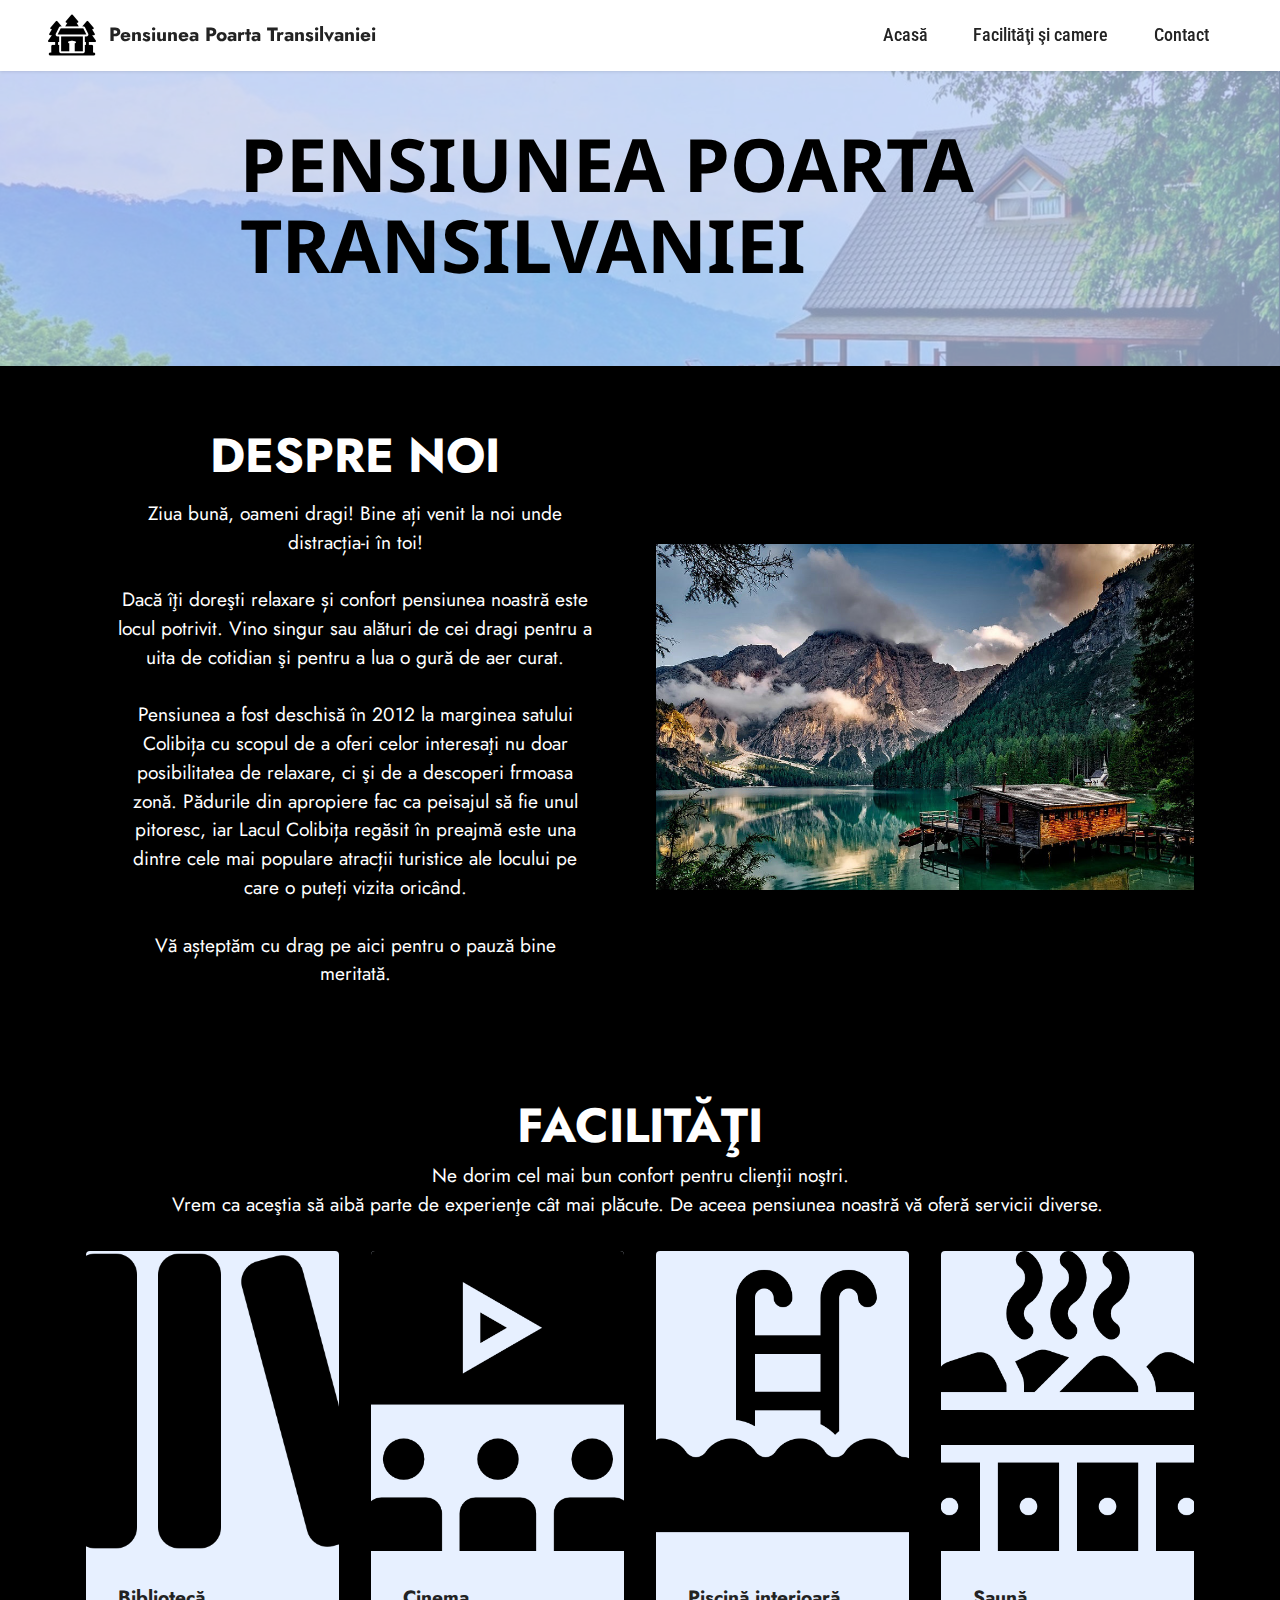
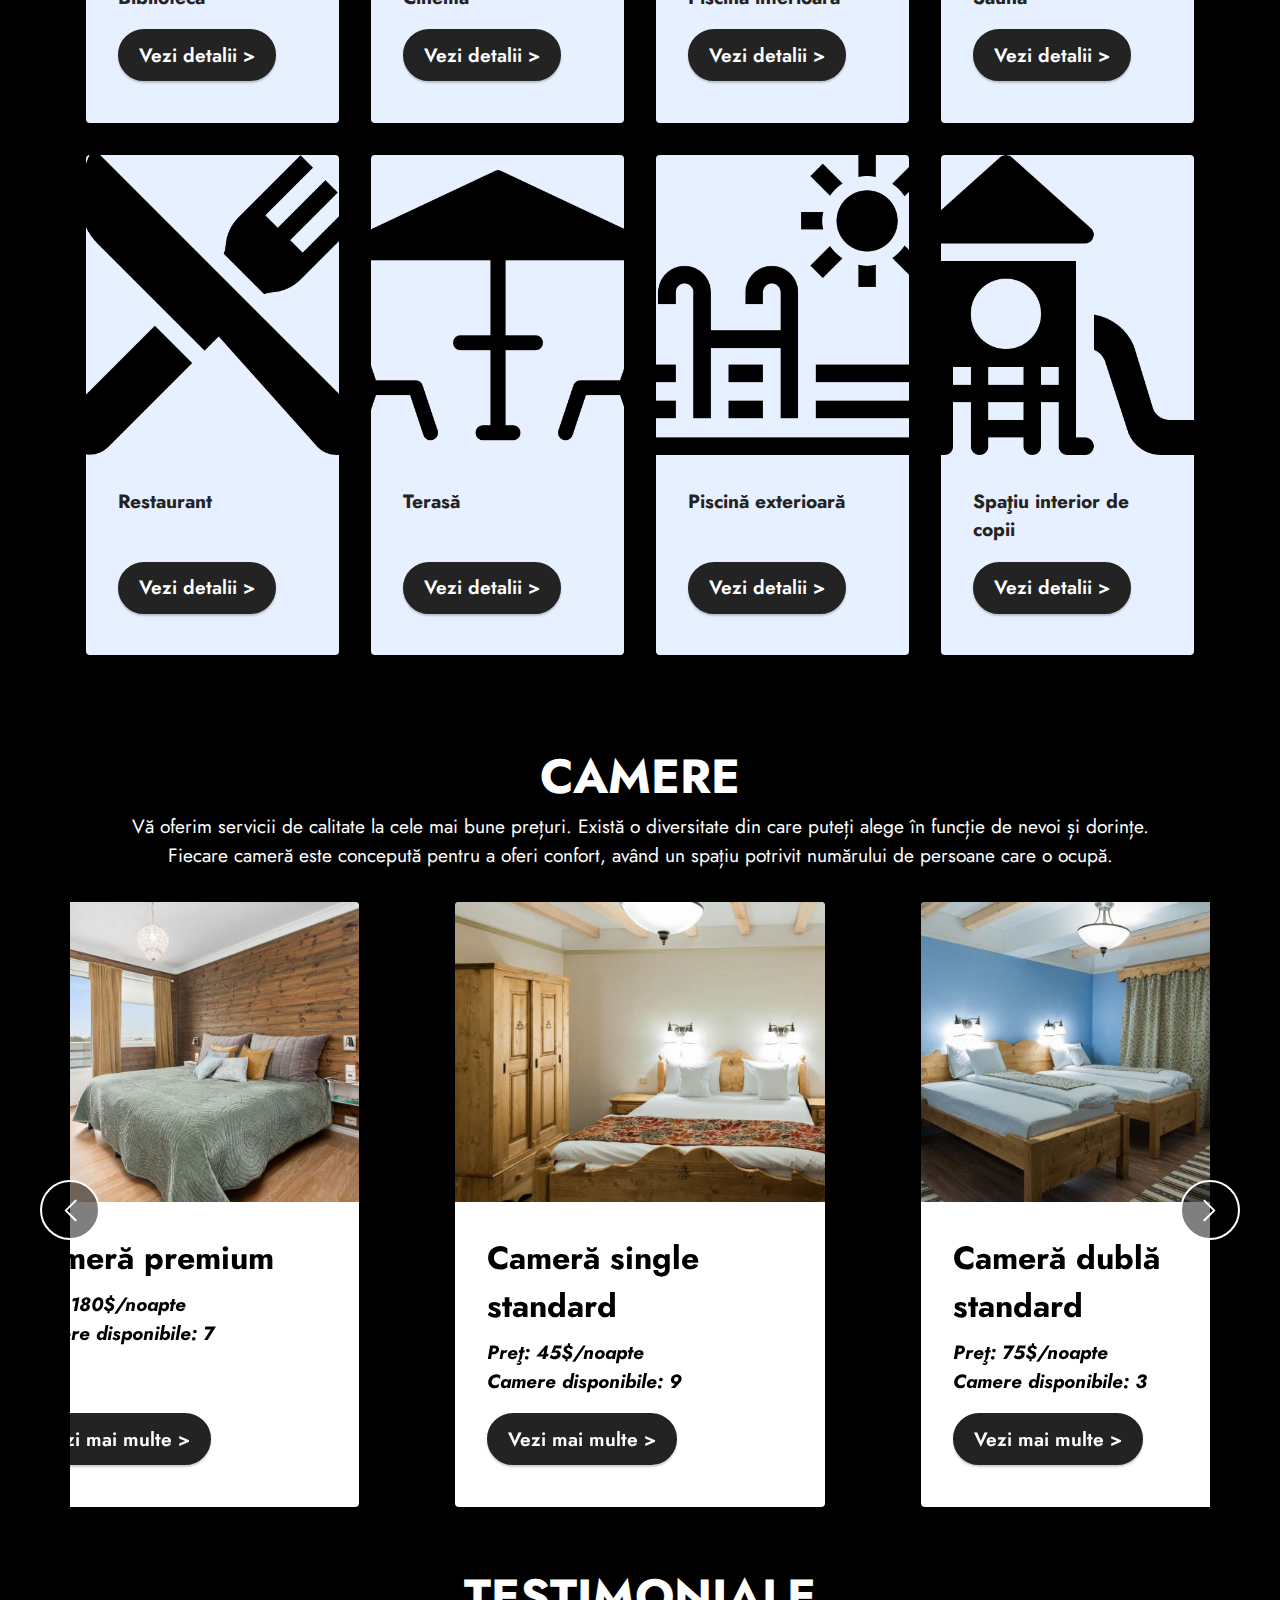
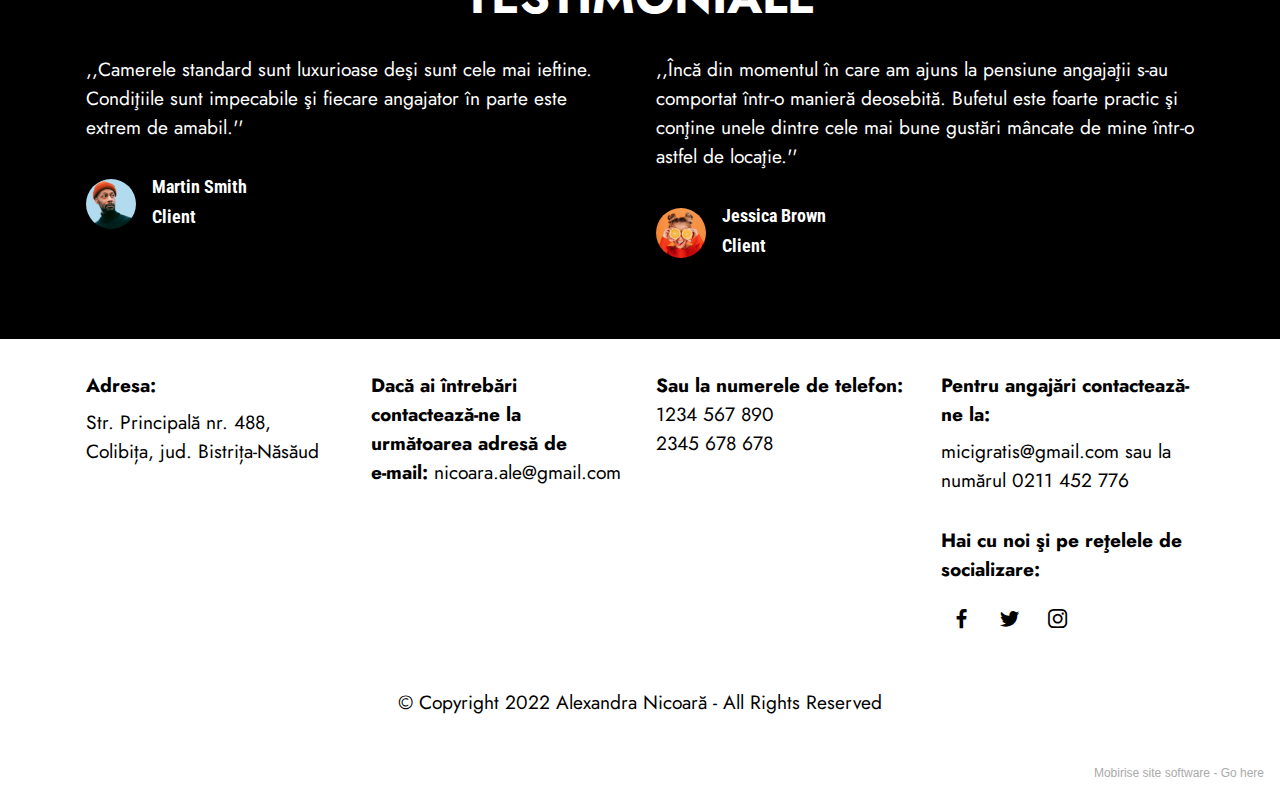
<file: index.html>
<!DOCTYPE html>
<html  >
<head>
  <!-- Site made with Mobirise Website Builder v5.5.8, https://mobirise.com -->
  <meta charset="UTF-8">
  <meta http-equiv="X-UA-Compatible" content="IE=edge">
  <meta name="generator" content="Mobirise v5.5.8, mobirise.com">
  <meta name="viewport" content="width=device-width, initial-scale=1, minimum-scale=1">
  <link rel="shortcut icon" href="assets/images/cottage.png" type="image/x-icon">
  <meta name="description" content="">
  
  
  <title>Acasă</title>
  <link rel="stylesheet" href="assets/web/assets/mobirise-icons2/mobirise2.css">
  <link rel="stylesheet" href="assets/bootstrap/css/bootstrap.min.css">
  <link rel="stylesheet" href="assets/bootstrap/css/bootstrap-grid.min.css">
  <link rel="stylesheet" href="assets/bootstrap/css/bootstrap-reboot.min.css">
  <link rel="stylesheet" href="assets/dropdown/css/style.css">
  <link rel="stylesheet" href="assets/socicon/css/styles.css">
  <link rel="stylesheet" href="assets/theme/css/style.css">
  <link rel="preload" href="https://fonts.googleapis.com/css?family=Noto+Sans:400,400i,700,700i&display=swap" as="style" onload="this.onload=null;this.rel='stylesheet'">
  <noscript><link rel="stylesheet" href="https://fonts.googleapis.com/css?family=Noto+Sans:400,400i,700,700i&display=swap"></noscript>
  <link rel="preload" href="https://fonts.googleapis.com/css2?family=Jost:ital,wght@0,400;0,700;1,400;1,700&display=swap&display=swap" as="style" onload="this.onload=null;this.rel='stylesheet'">
  <noscript><link rel="stylesheet" href="https://fonts.googleapis.com/css2?family=Jost:ital,wght@0,400;0,700;1,400;1,700&display=swap&display=swap"></noscript>
  <link rel="preload" href="https://fonts.googleapis.com/css?family=Roboto+Condensed:300,300i,400,400i,700,700i&display=swap" as="style" onload="this.onload=null;this.rel='stylesheet'">
  <noscript><link rel="stylesheet" href="https://fonts.googleapis.com/css?family=Roboto+Condensed:300,300i,400,400i,700,700i&display=swap"></noscript>
  <link rel="preload" as="style" href="assets/mobirise/css/mbr-additional.css"><link rel="stylesheet" href="assets/mobirise/css/mbr-additional.css" type="text/css">
  
  
  
  
</head>
<body>
  
  <section data-bs-version="5.1" class="menu menu1 cid-sUp7UchApC" once="menu" id="menu1-2">
    

    <nav class="navbar navbar-dropdown navbar-fixed-top navbar-expand-lg">
        <div class="container-fluid">
            <div class="navbar-brand">
                <span class="navbar-logo">
                    <a href="index.html">
                        <img src="assets/images/cottage-96x96.png" alt="Icon cu o cabană" style="height: 3rem;">
                    </a>
                </span>
                <span class="navbar-caption-wrap"><a class="navbar-caption text-black display-7" href="index.html">Pensiunea Poarta Transilvaniei</a></span>
            </div>
            <button class="navbar-toggler" type="button" data-toggle="collapse" data-bs-toggle="collapse" data-target="#navbarSupportedContent" data-bs-target="#navbarSupportedContent" aria-controls="navbarNavAltMarkup" aria-expanded="false" aria-label="Toggle navigation">
                <div class="hamburger">
                    <span></span>
                    <span></span>
                    <span></span>
                    <span></span>
                </div>
            </button>
            <div class="collapse navbar-collapse" id="navbarSupportedContent">
                <ul class="navbar-nav nav-dropdown nav-right" data-app-modern-menu="true"><li class="nav-item"><a class="nav-link link text-black text-primary display-4" href="index.html">Acasă</a></li>
                    <li class="nav-item"><a class="nav-link link text-black text-primary display-4" href="page1.html">Facilităţi şi camere</a></li>
                    <li class="nav-item"><a class="nav-link link text-black text-primary display-4" href="page2.html">Contact</a></li></ul>
                
                
            </div>
        </div>
    </nav>
</section>

<section data-bs-version="5.1" class="header3 cid-sUqhUzh3h8" id="header3-a">

    

    <div class="mbr-overlay" style="opacity: 0.7; background-color: rgb(190, 211, 249);"></div>

    <div class="align-center container-fluid">
        <div class="row justify-content-center">
            <div class="col-12 col-lg-8">
                <h1 class="mbr-section-title mbr-fonts-style mb-3 display-1"><strong>PENSIUNEA POARTA TRANSILVANIEI</strong></h1>
                
                
                
            </div>
        </div>
    </div>
</section>

<section data-bs-version="5.1" class="image2 cid-sUqi2QxMJO" id="image2-b">
    

    

    <div class="container">
        <div class="row align-items-center">
            <div class="col-12 col-lg-6">
                <div class="image-wrapper">
                    <img src="assets/images/casuta-1000x642.jpg" alt="Imagine cu o cabană lângă lac">
                    
                </div>
            </div>
            <div class="col-12 col-lg">
                <div class="text-wrapper">
                    <h3 class="mbr-section-title mbr-fonts-style mb-3 display-2"><strong>DESPRE NOI</strong></h3>
                    <p class="mbr-text mbr-fonts-style display-7">Ziua bună, oameni dragi! Bine ați venit la noi unde distracția-i în toi!
<br>
<br>Dacă îţi doreşti relaxare și confort pensiunea noastră este locul potrivit. Vino singur sau alături de cei dragi pentru a uita de cotidian şi pentru a lua o gură de aer curat.
<br>
<br>Pensiunea a fost deschisă în 2012 la marginea satului Colibița cu scopul de a oferi celor interesaţi nu doar posibilitatea de relaxare, ci şi de a descoperi frmoasa zonă. Pădurile din apropiere fac ca peisajul să fie unul pitoresc, iar Lacul Colibița regăsit în preajmă este una dintre cele mai populare atracții turistice ale locului pe care o puteți vizita oricând.
<br>
<br>Vă așteptăm cu drag pe aici pentru o pauză bine meritată.</p>
                </div>
            </div>
        </div>
    </div>
</section>

<section data-bs-version="5.1" class="features3 cid-sUqr71XX21" id="features3-e">
    
    
    <div class="container">
        <div class="mbr-section-head">
            <h4 class="mbr-section-title mbr-fonts-style align-center mb-0 display-2"><strong>FACILITĂŢI</strong></h4>
            <h5 class="mbr-section-subtitle mbr-fonts-style align-center mb-0 mt-2 display-7">Ne dorim cel mai bun confort pentru clienţii noştri.
<div>
</div><div>Vrem ca aceştia să aibă parte de experienţe cât mai plăcute. De aceea pensiunea noastră vă oferă servicii diverse.&nbsp;</div></h5>
        </div>
        <div class="row mt-4">
            <div class="item features-image сol-12 col-md-6 col-lg-3">
                <div class="item-wrapper">
                    <div class="item-img">
                        <a href="page1.html#features3-i"><img src="assets/images/biblioteca-1-512x512.png" alt="Icon cu trei cărţi care stau în picioare" data-slide-to="0" data-bs-slide-to="0"></a>
                    </div>
                    <div class="item-content">
                        <h5 class="item-title mbr-fonts-style display-7"><strong>Bibliotecă</strong></h5>
                        
                        
                    </div>
                    <div class="mbr-section-btn item-footer mt-2"><a href="page1.html#features3-i" class="btn item-btn btn-black display-7">Vezi detalii &gt;</a></div>
                </div>
            </div>
            <div class="item features-image сol-12 col-md-6 col-lg-3">
                <div class="item-wrapper">
                    <div class="item-img">
                        <a href="page1.html#features3-i"><img src="assets/images/cinema-512x512.png" alt="Icon cu trei oameni într-o sală de cinema" data-slide-to="1" data-bs-slide-to="1"></a>
                    </div>
                    <div class="item-content">
                        <h5 class="item-title mbr-fonts-style display-7"><strong>Cinema</strong></h5>
                        
                        
                    </div>
                    <div class="mbr-section-btn item-footer mt-2"><a href="page1.html#features3-i" class="btn item-btn btn-black display-7">Vezi detalii &gt;</a></div>
                </div>
            </div>
            <div class="item features-image сol-12 col-md-6 col-lg-3">
                <div class="item-wrapper">
                    <div class="item-img">
                        <a href="page1.html#features3-i"><img src="assets/images/piscinaint-512x512.png" alt="Icon cu o scară dintr-o piscină interioară" data-slide-to="2" data-bs-slide-to="2"></a>
                    </div>
                    <div class="item-content">
                        <h5 class="item-title mbr-fonts-style display-7"><strong>Piscină interioară</strong></h5>
                        
                        
                    </div>
                    <div class="mbr-section-btn item-footer mt-2"><a href="page1.html#features3-i" class="btn item-btn btn-black display-7">Vezi detalii &gt;</a></div>
                </div>
            </div><div class="item features-image сol-12 col-md-6 col-lg-3">
                <div class="item-wrapper">
                    <div class="item-img">
                        <a href="page1.html#features3-i"><img src="assets/images/sauna-512x512.png" data-slide-to="3" data-bs-slide-to="3" alt="Icon cu nişte cărbuni fierbinţi dintr-o saună"></a>
                    </div>
                    <div class="item-content">
                        <h5 class="item-title mbr-fonts-style display-7"><strong>Saună</strong></h5>
                        
                        
                    </div>
                    <div class="mbr-section-btn item-footer mt-2"><a href="page1.html#features3-i" class="btn item-btn btn-black display-7">Vezi detalii &gt;</a></div>
                </div>
            </div><div class="item features-image сol-12 col-md-6 col-lg-3">
                <div class="item-wrapper">
                    <div class="item-img">
                        <a href="page1.html#features3-i"><img src="assets/images/restaurant-512x512.png" data-slide-to="4" data-bs-slide-to="4" alt="Icon cu o furculiţă şi un cuţit"></a>
                    </div>
                    <div class="item-content">
                        <h5 class="item-title mbr-fonts-style display-7"><strong>Restaurant</strong></h5>
                        
                        
                    </div>
                    <div class="mbr-section-btn item-footer mt-2"><a href="page1.html#features3-i" class="btn item-btn btn-black display-7">Vezi detalii &gt;</a></div>
                </div>
            </div><div class="item features-image сol-12 col-md-6 col-lg-3">
                <div class="item-wrapper">
                    <div class="item-img">
                        <a href="page1.html#features3-i"><img src="assets/images/terasa-512x512.png" data-slide-to="5" data-bs-slide-to="5" alt="Icon cu două scaune şi o umbrelă specifică teraselor"></a>
                    </div>
                    <div class="item-content">
                        <h5 class="item-title mbr-fonts-style display-7"><strong>Terasă</strong></h5>
                        
                        
                    </div>
                    <div class="mbr-section-btn item-footer mt-2"><a href="page1.html#features3-i" class="btn item-btn btn-black display-7">Vezi detalii &gt;</a></div>
                </div>
            </div><div class="item features-image сol-12 col-md-6 col-lg-3">
                <div class="item-wrapper">
                    <div class="item-img">
                        <a href="page1.html#features3-i"><img src="assets/images/piscinaext-512x512.png" data-slide-to="6" data-bs-slide-to="6" alt="Icon cu o scară dintr-o piscină exterioară şi cu soarele de pe cer"></a>
                    </div>
                    <div class="item-content">
                        <h5 class="item-title mbr-fonts-style display-7"><strong>Piscină exterioară</strong></h5>
                        
                        
                    </div>
                    <div class="mbr-section-btn item-footer mt-2"><a href="page1.html#features3-i" class="btn item-btn btn-black display-7">Vezi detalii &gt;</a></div>
                </div>
            </div><div class="item features-image сol-12 col-md-6 col-lg-3">
                <div class="item-wrapper">
                    <div class="item-img">
                        <a href="page1.html#features3-i"><img src="assets/images/spatiucopii-512x512.png" data-slide-to="7" data-bs-slide-to="7" alt="Icon cu un tobogan interior"></a>
                    </div>
                    <div class="item-content">
                        <h5 class="item-title mbr-fonts-style display-7"><strong>Spaţiu interior de copii</strong></h5>
                        
                        
                    </div>
                    <div class="mbr-section-btn item-footer mt-2"><a href="page1.html#features3-i" class="btn item-btn btn-black display-7">Vezi detalii &gt;</a></div>
                </div>
            </div>
        </div>
    </div>
</section>

<section data-bs-version="5.1" class="slider5 mbr-embla cid-sUqCHLdvRr" id="slider5-f">
    
    
    <div class="position-relative">
        <div class="mbr-section-head">
            <h4 class="mbr-section-title mbr-fonts-style align-center mb-0 display-2"><strong>CAMERE</strong></h4>
            <h5 class="mbr-section-subtitle mbr-fonts-style align-center mb-0 mt-2 display-7">Vă oferim servicii de calitate la cele mai bune prețuri. Există o diversitate din care puteți alege în funcție de nevoi și dorințe. <br>Fiecare cameră este concepută pentru a oferi confort, având un spațiu potrivit numărului de persoane care o ocupă.</h5>
        </div>
        <div class="embla mt-4" data-skip-snaps="true" data-align="center" data-contain-scroll="trimSnaps" data-loop="true" data-auto-play="true" data-auto-play-interval="5" data-draggable="true">
            <div class="embla__viewport container">
                <div class="embla__container">
                    
                    <div class="embla__slide slider-image item active" style="margin-left: 3rem; margin-right: 3rem;">
                        <div class="slide-content">
                            <div class="item-img">
                                <div class="item-wrapper">
                                    <img src="assets/images/camerasngl-600x399.jpg" alt="" title="" data-slide-to="1" data-bs-slide-to="1">
                                </div>
                            </div>
                            <div class="item-content">
                                <h5 class="item-title mbr-fonts-style display-5"><strong>Cameră single standard</strong></h5>
                                <h6 class="item-subtitle mbr-fonts-style mt-1 display-7"><em><strong>Preţ: 45$/noapte</strong><br></em><strong><em>Camere disponibile: 9</em></strong></h6>
                                
                            </div>
                            <div class="mbr-section-btn item-footer mt-2"><a href="page1.html#slider5-j" class="btn item-btn btn-black display-7">Vezi mai multe&nbsp;&gt;</a></div>
                        </div>
                    </div><div class="embla__slide slider-image item active" style="margin-left: 3rem; margin-right: 3rem;">
                        <div class="slide-content">
                            <div class="item-img">
                                <div class="item-wrapper">
                                    <img src="assets/images/cameradbl-600x399.jpg" alt="" title="" data-slide-to="2" data-bs-slide-to="2">
                                </div>
                            </div>
                            <div class="item-content">
                                <h5 class="item-title mbr-fonts-style display-5"><strong>Cameră dublă standard</strong></h5>
                                <h6 class="item-subtitle mbr-fonts-style mt-1 display-7"><em><strong>Preţ: 75$/noapte</strong><br></em><strong><em>Camere disponibile: 3</em></strong></h6>
                                
                            </div>
                            <div class="mbr-section-btn item-footer mt-2"><a href="page1.html#slider5-j" class="btn item-btn btn-black display-7">Vezi mai multe &gt;</a></div>
                        </div>
                    </div><div class="embla__slide slider-image item active" style="margin-left: 3rem; margin-right: 3rem;">
                        <div class="slide-content">
                            <div class="item-img">
                                <div class="item-wrapper">
                                    <img src="assets/images/cameradlx-600x399.jpg" alt="" title="" data-slide-to="3" data-bs-slide-to="3">
                                </div>
                            </div>
                            <div class="item-content">
                                <h5 class="item-title mbr-fonts-style display-5"><strong>Cameră single deluxe</strong></h5>
                                <h6 class="item-subtitle mbr-fonts-style mt-1 display-7"><strong><em>Preţ: 100$/noapte
</em></strong><div><strong><em>
</em></strong></div><div><strong><em>Camere disponibile: 1</em></strong></div></h6>
                                
                            </div>
                            <div class="mbr-section-btn item-footer mt-2"><a href="page1.html#slider5-j" class="btn item-btn btn-black display-7">Vezi mai multe &gt;</a></div>
                        </div>
                    </div><div class="embla__slide slider-image item active" style="margin-left: 3rem; margin-right: 3rem;">
                        <div class="slide-content">
                            <div class="item-img">
                                <div class="item-wrapper">
                                    <img src="assets/images/cameramtr-600x399.jpg" alt="" title="" data-slide-to="4" data-bs-slide-to="4">
                                </div>
                            </div>
                            <div class="item-content">
                                <h5 class="item-title mbr-fonts-style display-5"><strong>Cameră dublă deluxe</strong></h5>
                                <h6 class="item-subtitle mbr-fonts-style mt-1 display-7"><em><strong>Preţ: 130$/noapte
</strong></em><div><em><strong>
</strong></em></div><div><strong><em>Camere disponibile: 5</em></strong></div></h6>
                                
                            </div>
                            <div class="mbr-section-btn item-footer mt-2"><a href="page1.html#slider5-j" class="btn item-btn btn-black display-7">Vezi mai multe &gt;</a></div>
                        </div>
                    </div>
                    
                    <div class="embla__slide slider-image item" style="margin-left: 3rem; margin-right: 3rem;">
                        <div class="slide-content">
                            <div class="item-img">
                                <div class="item-wrapper">
                                    <img src="assets/images/cameraprm-600x411.jpg" alt="" title="" data-slide-to="7" data-bs-slide-to="7">
                                </div>
                            </div>
                            <div class="item-content">
                                <h5 class="item-title mbr-fonts-style display-5"><strong>Cameră premium</strong></h5>
                                <h6 class="item-subtitle mbr-fonts-style mt-1 display-7"><strong><em>Preţ: 180$/noapte
</em></strong><div><strong><em>
</em></strong></div><div><strong><em>Camere disponibile: 7</em></strong></div></h6>
                                
                            </div>
                            <div class="mbr-section-btn item-footer mt-2"><a href="page1.html#slider5-j" class="btn item-btn btn-black display-7">Vezi mai multe&nbsp;&gt;</a></div>
                        </div>
                    </div>
                </div>
            </div>
            <button class="embla__button embla__button--prev">
                <span class="mobi-mbri mobi-mbri-arrow-prev mbr-iconfont" aria-hidden="true"></span>
                <span class="sr-only visually-hidden visually-hidden">Previous</span>
            </button>
            <button class="embla__button embla__button--next">
                <span class="mobi-mbri mobi-mbri-arrow-next mbr-iconfont" aria-hidden="true"></span>
                <span class="sr-only visually-hidden visually-hidden">Next</span>
            </button>
        </div>
    </div>
</section>

<section data-bs-version="5.1" class="testimonials2 cid-sUqNfrIQjt" id="testimonials2-g">
    
    
    <div class="container">
        <h3 class="mbr-section-title mbr-fonts-style align-center mb-4 display-2">
            <strong>TESTIMONIALE</strong></h3>
        <div class="row justify-content-center">
            <div class="card col-12 col-md-6">
                <p class="mbr-text mbr-fonts-style mb-4 display-7">,,Camerele standard sunt luxurioase deşi sunt cele mai ieftine. Condiţiile sunt impecabile şi fiecare angajator în parte este extrem de amabil.''</p>
                <div class="d-flex mb-md-0 mb-4">
                    <div class="image-wrapper">
                        <img src="assets/images/team1.jpg" alt="Un bărbat care poartă o căciulă roşie">
                    </div>
                    <div class="text-wrapper">
                        <p class="name mbr-fonts-style mb-1 display-4">
                            <strong>Martin Smith</strong>
                        </p>
                        <p class="position mbr-fonts-style display-4">
                            <strong>Client</strong>
                        </p>
                    </div>
                </div>
            </div>
            <div class="card col-12 col-md-6">
                <p class="mbr-text mbr-fonts-style mb-4 display-7">,,Încă din momentul în care am ajuns la pensiune angajaţii s-au comportat într-o manieră deosebită. Bufetul este foarte practic şi conţine unele dintre cele mai bune gustări mâncate de mine într-o astfel de locaţie.''</p>
                <div class="d-flex mb-md-0 mb-4">
                    <div class="image-wrapper">
                        <img src="assets/images/team2.jpg" alt="O fată care îşi acoperă ochii cu portocale">
                    </div>
                    <div class="text-wrapper">
                        <p class="name mbr-fonts-style mb-1 display-4">
                            <strong>Jessica Brown</strong>
                        </p>
                        <p class="position mbr-fonts-style display-4">
                            <strong>Client</strong>
                        </p>
                    </div>
                </div>
            </div>
        </div>
    </div>
</section>

<section data-bs-version="5.1" class="footer1 cid-sUqRjx1v4E" once="footers" id="footer1-h">

    
    
    <div class="container">
        <div class="row mbr-white">
            <div class="col-12 col-md-6 col-lg-3">
                <h5 class="mbr-section-subtitle mbr-fonts-style mb-2 display-7"><strong>Adresa:</strong></h5>
                <ul class="list mbr-fonts-style display-7">Str. Principală nr. 488, Colibița, jud. Bistrița-Năsăud</ul>
            </div>
            <div class="col-12 col-md-6 col-lg-3">
                <h5 class="mbr-section-subtitle mbr-fonts-style mb-2 display-7"><strong>Dacă ai întrebări contactează-ne la următoarea adresă de&nbsp;&nbsp;</strong><br><strong>e-mail: </strong>nicoara.ale@gmail.com</h5>
                <ul class="list mbr-fonts-style display-4">

                    <li class="mbr-text item-wrap"><br></li>
                </ul>
            </div>
            <div class="col-12 col-md-6 col-lg-3">
                <h5 class="mbr-section-subtitle mbr-fonts-style mb-2 display-7"><strong>Sau la numerele de telefon:&nbsp;</strong><br>1234 567 890<br>2345 678 678</h5>
                <ul class="list mbr-fonts-style display-7">
                    <li class="mbr-text item-wrap"><br></li>
                </ul>
            </div>
            <div class="col-12 col-md-6 col-lg-3">
                <h5 class="mbr-section-subtitle mbr-fonts-style mb-2 display-7"><strong>Pentru angajări contactează-ne la:&nbsp;</strong></h5>
                <p class="mbr-text mbr-fonts-style mb-4 display-7">micigratis@gmail.com sau la numărul 0211 452 776</p>
                <h5 class="mbr-section-subtitle mbr-fonts-style mb-3 display-7"><strong>Hai cu noi şi pe reţelele de socializare:</strong></h5>
                <div class="social-row display-7">
                    <div class="soc-item">
                        <a href="https://www.facebook.com/" target="_blank">
                            <span class="mbr-iconfont socicon-facebook socicon"></span>
                        </a>
                    </div>
                    <div class="soc-item">
                        <a href="https://twitter.com/" target="_blank">
                            <span class="mbr-iconfont socicon-twitter socicon"></span>
                        </a>
                    </div>
                    <div class="soc-item">
                        <a href="https://www.instagram.com/" target="_blank">
                            <span class="mbr-iconfont socicon-instagram socicon"></span>
                        </a>
                    </div>
                    
                </div>
            </div>
            <div class="col-12 mt-4">
                <p class="mbr-text mb-0 mbr-fonts-style copyright align-center display-7">
                    © Copyright 2022 Alexandra Nicoară - All Rights Reserved
                </p>
            </div>
        </div>
    </div>
</section><section style="background-color: #fff; font-family: -apple-system, BlinkMacSystemFont, 'Segoe UI', 'Roboto', 'Helvetica Neue', Arial, sans-serif; color:#aaa; font-size:12px; padding: 0; align-items: center; display: flex;"><a href="https://mobirise.site/j" style="flex: 1 1; height: 3rem; padding-left: 1rem;"></a><p style="flex: 0 0 auto; margin:0; padding-right:1rem;">Mobirise site software - <a href="https://mobirise.site/p" style="color:#aaa;">Go here</a></p></section><script src="assets/bootstrap/js/bootstrap.bundle.min.js"></script>  <script src="assets/smoothscroll/smooth-scroll.js"></script>  <script src="assets/ytplayer/index.js"></script>  <script src="assets/dropdown/js/navbar-dropdown.js"></script>  <script src="assets/embla/embla.min.js"></script>  <script src="assets/embla/script.js"></script>  <script src="assets/theme/js/script.js"></script>  
  
  
</body>
</html>
</file>
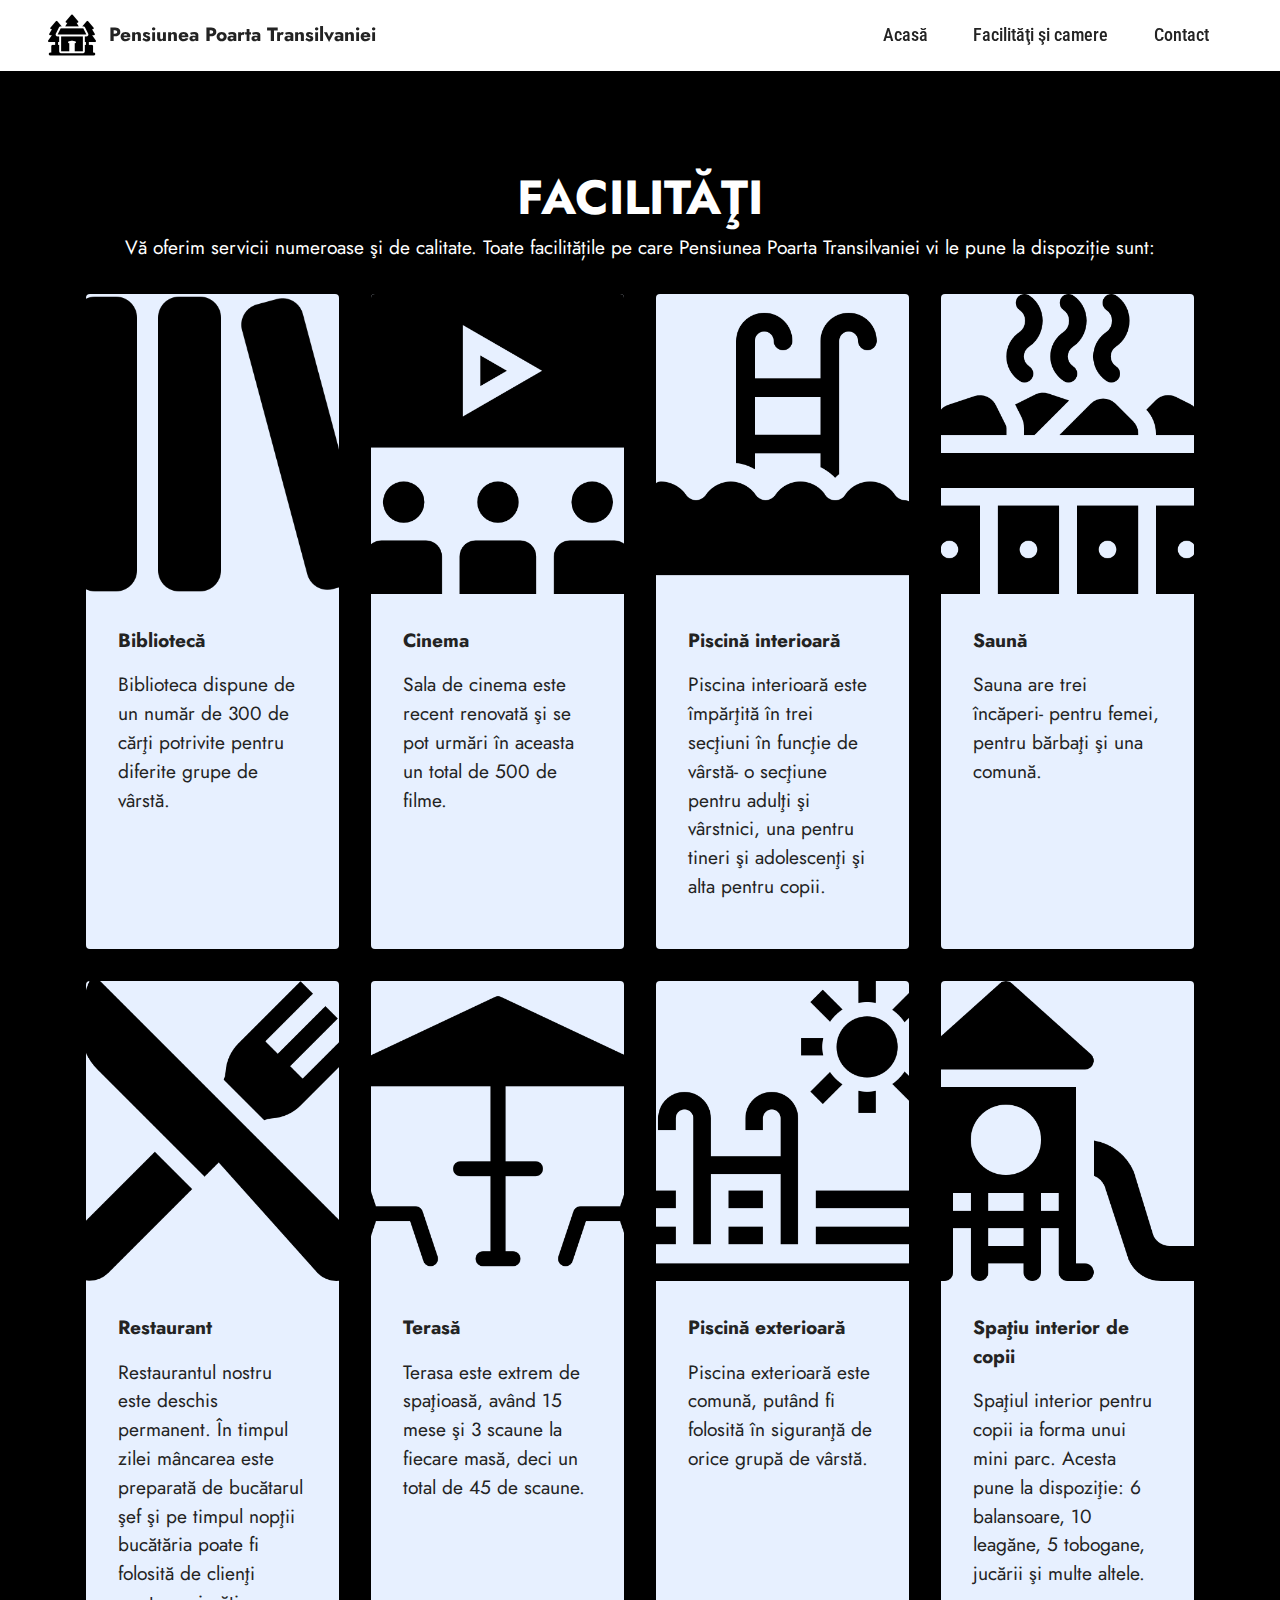
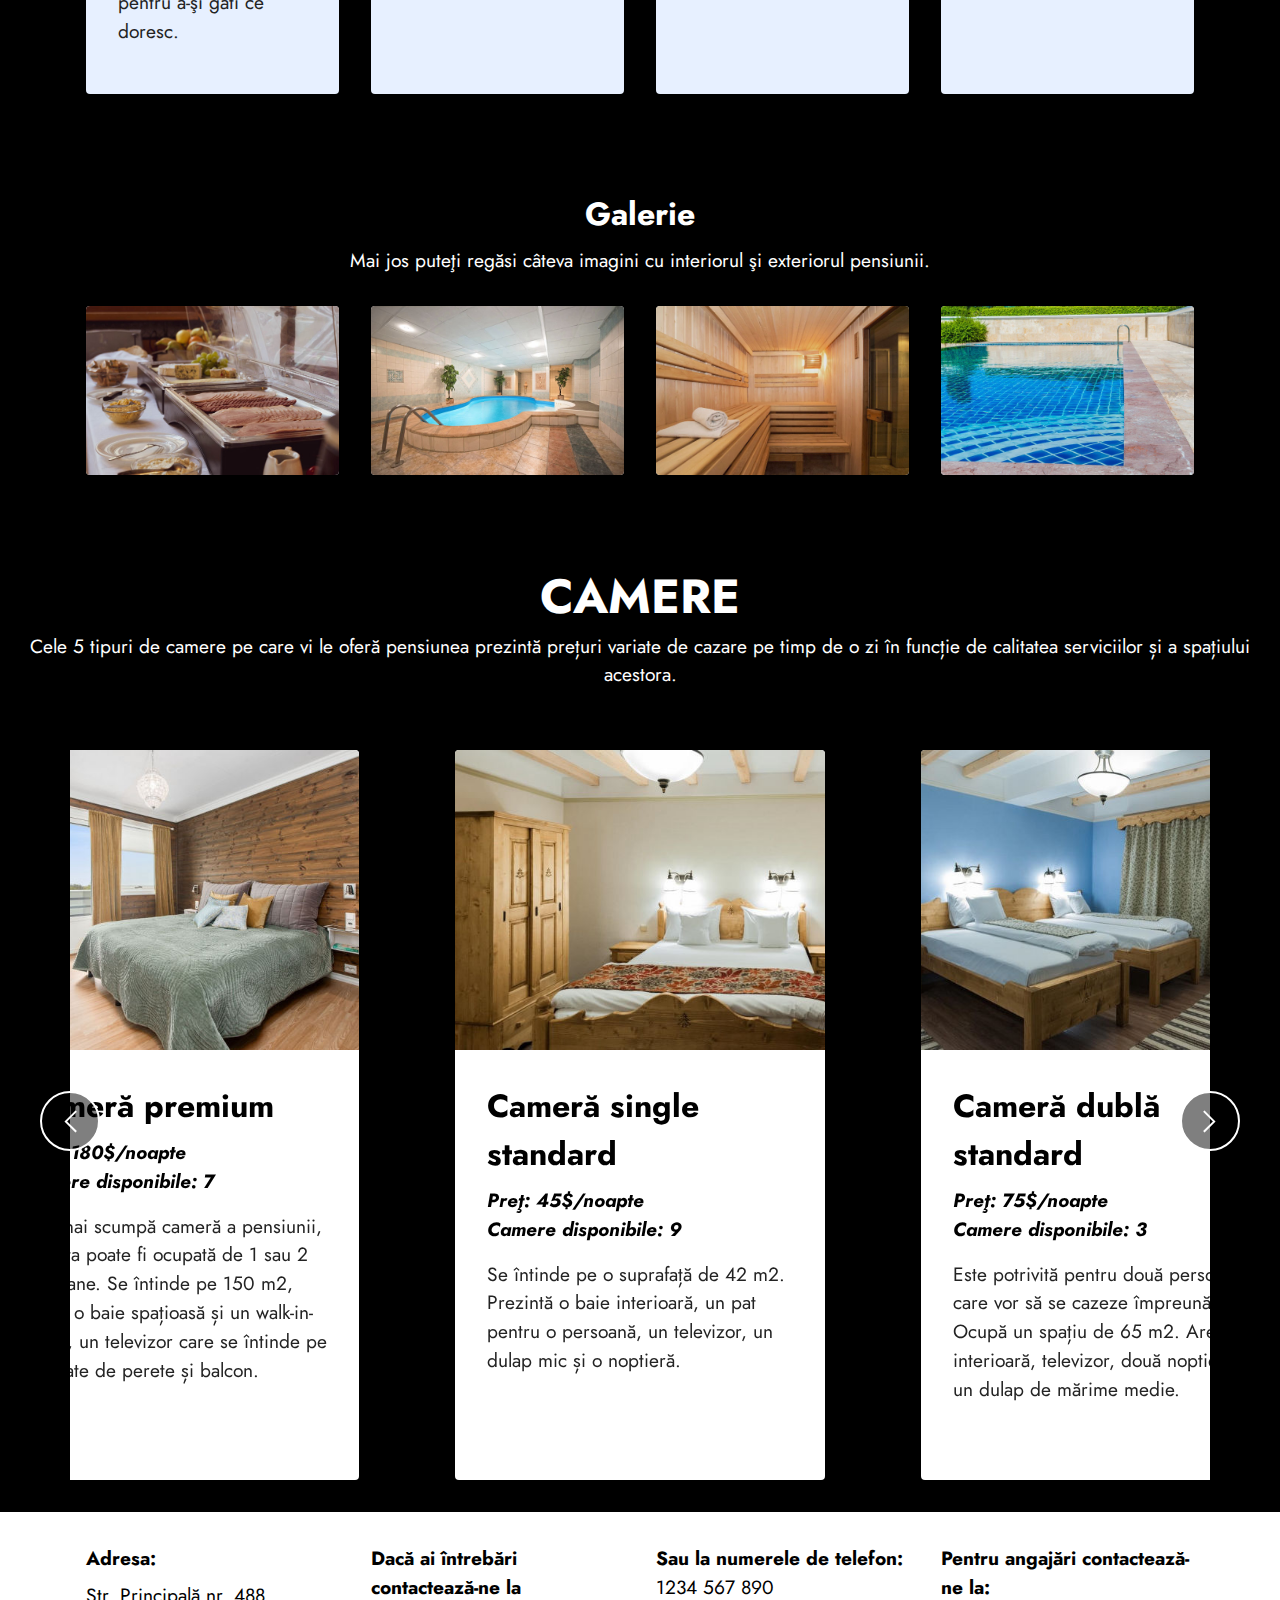
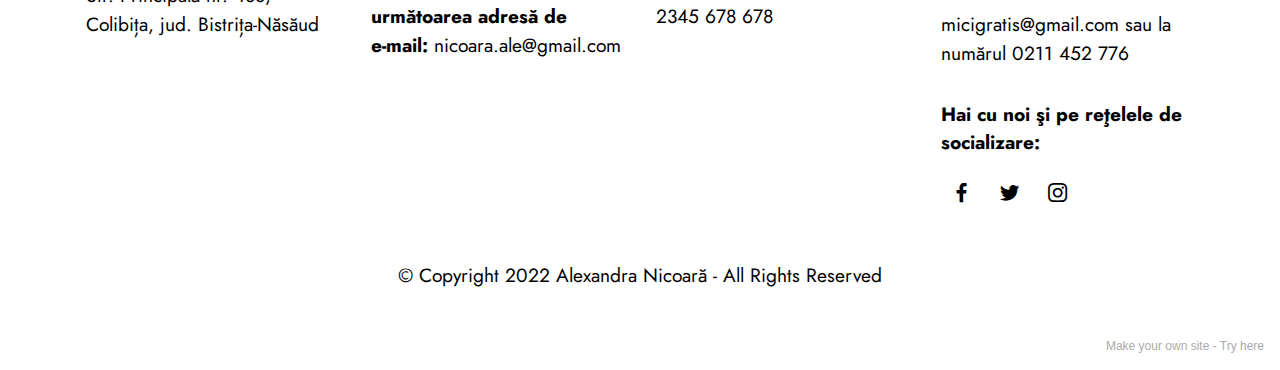
<file: page1.html>
<!DOCTYPE html>
<html  >
<head>
  <!-- Site made with Mobirise Website Builder v5.5.8, https://mobirise.com -->
  <meta charset="UTF-8">
  <meta http-equiv="X-UA-Compatible" content="IE=edge">
  <meta name="generator" content="Mobirise v5.5.8, mobirise.com">
  <meta name="viewport" content="width=device-width, initial-scale=1, minimum-scale=1">
  <link rel="shortcut icon" href="assets/images/cottage.png" type="image/x-icon">
  <meta name="description" content="">
  
  
  <title>Facilităţi şi camere</title>
  <link rel="stylesheet" href="assets/web/assets/mobirise-icons2/mobirise2.css">
  <link rel="stylesheet" href="assets/bootstrap/css/bootstrap.min.css">
  <link rel="stylesheet" href="assets/bootstrap/css/bootstrap-grid.min.css">
  <link rel="stylesheet" href="assets/bootstrap/css/bootstrap-reboot.min.css">
  <link rel="stylesheet" href="assets/dropdown/css/style.css">
  <link rel="stylesheet" href="assets/socicon/css/styles.css">
  <link rel="stylesheet" href="assets/theme/css/style.css">
  <link rel="preload" href="https://fonts.googleapis.com/css?family=Noto+Sans:400,400i,700,700i&display=swap" as="style" onload="this.onload=null;this.rel='stylesheet'">
  <noscript><link rel="stylesheet" href="https://fonts.googleapis.com/css?family=Noto+Sans:400,400i,700,700i&display=swap"></noscript>
  <link rel="preload" href="https://fonts.googleapis.com/css2?family=Jost:ital,wght@0,400;0,700;1,400;1,700&display=swap&display=swap" as="style" onload="this.onload=null;this.rel='stylesheet'">
  <noscript><link rel="stylesheet" href="https://fonts.googleapis.com/css2?family=Jost:ital,wght@0,400;0,700;1,400;1,700&display=swap&display=swap"></noscript>
  <link rel="preload" href="https://fonts.googleapis.com/css?family=Roboto+Condensed:300,300i,400,400i,700,700i&display=swap" as="style" onload="this.onload=null;this.rel='stylesheet'">
  <noscript><link rel="stylesheet" href="https://fonts.googleapis.com/css?family=Roboto+Condensed:300,300i,400,400i,700,700i&display=swap"></noscript>
  <link rel="preload" as="style" href="assets/mobirise/css/mbr-additional.css"><link rel="stylesheet" href="assets/mobirise/css/mbr-additional.css" type="text/css">
  
  
  
  
</head>
<body>
  
  <section data-bs-version="5.1" class="menu menu1 cid-sUp7UchApC" once="menu" id="menu1-3">
    

    <nav class="navbar navbar-dropdown navbar-fixed-top navbar-expand-lg">
        <div class="container-fluid">
            <div class="navbar-brand">
                <span class="navbar-logo">
                    <a href="index.html">
                        <img src="assets/images/cottage-96x96.png" alt="Icon cu o cabană" style="height: 3rem;">
                    </a>
                </span>
                <span class="navbar-caption-wrap"><a class="navbar-caption text-black display-7" href="index.html">Pensiunea Poarta Transilvaniei</a></span>
            </div>
            <button class="navbar-toggler" type="button" data-toggle="collapse" data-bs-toggle="collapse" data-target="#navbarSupportedContent" data-bs-target="#navbarSupportedContent" aria-controls="navbarNavAltMarkup" aria-expanded="false" aria-label="Toggle navigation">
                <div class="hamburger">
                    <span></span>
                    <span></span>
                    <span></span>
                    <span></span>
                </div>
            </button>
            <div class="collapse navbar-collapse" id="navbarSupportedContent">
                <ul class="navbar-nav nav-dropdown nav-right" data-app-modern-menu="true"><li class="nav-item"><a class="nav-link link text-black text-primary display-4" href="index.html">Acasă</a></li>
                    <li class="nav-item"><a class="nav-link link text-black text-primary display-4" href="page1.html">Facilităţi şi camere</a></li>
                    <li class="nav-item"><a class="nav-link link text-black text-primary display-4" href="page2.html">Contact</a></li></ul>
                
                
            </div>
        </div>
    </nav>
</section>

<section data-bs-version="5.1" class="features3 cid-sUqWzi8gwL" id="features3-i">
    
    
    <div class="container">
        <div class="mbr-section-head">
            <h4 class="mbr-section-title mbr-fonts-style align-center mb-0 display-2"><strong>FACILITĂŢI</strong><strong><br></strong></h4>
            <h5 class="mbr-section-subtitle mbr-fonts-style align-center mb-0 mt-2 display-7"><div>Vă oferim servicii numeroase şi de calitate. Toate facilitățile pe care Pensiunea Poarta Transilvaniei vi le pune la dispoziție sunt:</div></h5>
        </div>
        <div class="row mt-4">
            <div class="item features-image сol-12 col-md-6 col-lg-3">
                <div class="item-wrapper">
                    <div class="item-img">
                        <img src="assets/images/biblioteca-1-512x512.png" alt="Icon cu trei cărţi care stau în picioare" data-slide-to="0" data-bs-slide-to="0">
                    </div>
                    <div class="item-content">
                        <h5 class="item-title mbr-fonts-style display-7"><strong>Bibliotecă</strong></h5>
                        
                        <p class="mbr-text mbr-fonts-style mt-3 display-7">Biblioteca dispune de un număr de 300 de cărţi potrivite pentru diferite grupe de vârstă.</p>
                    </div>
                    
                </div>
            </div>
            <div class="item features-image сol-12 col-md-6 col-lg-3">
                <div class="item-wrapper">
                    <div class="item-img">
                        <img src="assets/images/cinema-512x512.png" alt="Icon cu trei oameni într-o sală de cinema" data-slide-to="1" data-bs-slide-to="1">
                    </div>
                    <div class="item-content">
                        <h5 class="item-title mbr-fonts-style display-7"><strong>Cinema</strong></h5>
                        
                        <p class="mbr-text mbr-fonts-style mt-3 display-7">Sala de cinema este recent renovată şi se pot urmări în aceasta un total de 500 de filme.</p>
                    </div>
                    
                </div>
            </div>
            <div class="item features-image сol-12 col-md-6 col-lg-3">
                <div class="item-wrapper">
                    <div class="item-img">
                        <img src="assets/images/piscinaint-512x512.png" alt="Icon cu o scară dintr-o piscină interioară" data-slide-to="2" data-bs-slide-to="2">
                    </div>
                    <div class="item-content">
                        <h5 class="item-title mbr-fonts-style display-7"><strong>Piscină interioară</strong></h5>
                        
                        <p class="mbr-text mbr-fonts-style mt-3 display-7">Piscina interioară este împărţită în trei secţiuni în funcţie de vârstă- o secţiune pentru adulţi şi vârstnici, una pentru tineri şi adolescenţi şi alta pentru copii.</p>
                    </div>
                    
                </div>
            </div><div class="item features-image сol-12 col-md-6 col-lg-3">
                <div class="item-wrapper">
                    <div class="item-img">
                        <img src="assets/images/sauna-512x512.png" data-slide-to="3" data-bs-slide-to="3" alt="Icon cu nişte cărbuni fierbinţi dintr-o saună">
                    </div>
                    <div class="item-content">
                        <h5 class="item-title mbr-fonts-style display-7"><strong>Saună</strong></h5>
                        
                        <p class="mbr-text mbr-fonts-style mt-3 display-7">Sauna are trei încăperi- pentru femei, pentru bărbaţi şi una comună.</p>
                    </div>
                    
                </div>
            </div><div class="item features-image сol-12 col-md-6 col-lg-3">
                <div class="item-wrapper">
                    <div class="item-img">
                        <img src="assets/images/restaurant-512x512.png" data-slide-to="4" data-bs-slide-to="4" alt="Icon cu o furculiţă şi un cuţit">
                    </div>
                    <div class="item-content">
                        <h5 class="item-title mbr-fonts-style display-7"><strong>Restaurant</strong></h5>
                        
                        <p class="mbr-text mbr-fonts-style mt-3 display-7">Restaurantul nostru este deschis permanent. În timpul zilei mâncarea este preparată de bucătarul şef şi pe timpul nopţii bucătăria poate fi folosită de clienţi pentru a-şi găti ce doresc.</p>
                    </div>
                    
                </div>
            </div><div class="item features-image сol-12 col-md-6 col-lg-3">
                <div class="item-wrapper">
                    <div class="item-img">
                        <img src="assets/images/terasa-512x512.png" data-slide-to="5" data-bs-slide-to="5" alt="Icon cu două scaune şi o umbrelă specifică teraselor">
                    </div>
                    <div class="item-content">
                        <h5 class="item-title mbr-fonts-style display-7"><strong>Terasă</strong></h5>
                        
                        <p class="mbr-text mbr-fonts-style mt-3 display-7">Terasa este extrem de spaţioasă, având 15 mese şi 3 scaune la fiecare masă, deci un total de 45 de scaune.</p>
                    </div>
                    
                </div>
            </div><div class="item features-image сol-12 col-md-6 col-lg-3">
                <div class="item-wrapper">
                    <div class="item-img">
                        <img src="assets/images/piscinaext-512x512.png" data-slide-to="6" data-bs-slide-to="6" alt="Icon cu o scară dintr-o piscină exterioară şi cu soarele de pe cer">
                    </div>
                    <div class="item-content">
                        <h5 class="item-title mbr-fonts-style display-7"><strong>Piscină exterioară</strong></h5>
                        
                        <p class="mbr-text mbr-fonts-style mt-3 display-7">Piscina exterioară este comună, putând fi folosită în siguranţă de orice grupă de vârstă.</p>
                    </div>
                    
                </div>
            </div><div class="item features-image сol-12 col-md-6 col-lg-3">
                <div class="item-wrapper">
                    <div class="item-img">
                        <img src="assets/images/spatiucopii-512x512.png" data-slide-to="7" data-bs-slide-to="7" alt="Icon cu un tobogan interior">
                    </div>
                    <div class="item-content">
                        <h5 class="item-title mbr-fonts-style display-7"><strong>Spaţiu interior de copii</strong></h5>
                        
                        <p class="mbr-text mbr-fonts-style mt-3 display-7">Spaţiul interior pentru copii ia forma unui mini parc. Acesta pune la dispoziţie: 6 balansoare, 10 leagăne, 5 tobogane, jucării şi multe altele.</p>
                    </div>
                    
                </div>
            </div>
        </div>
    </div>
</section>

<section data-bs-version="5.1" class="gallery1 cid-sUrbFC3kT2" id="gallery1-o">
    
    
    <div class="container">
        <div class="mbr-section-head">
            <h4 class="mbr-section-title mbr-fonts-style align-center mb-0 display-5">
                <strong>Galerie</strong></h4>
            <h5 class="mbr-section-subtitle mbr-fonts-style align-center mb-0 mt-2 display-7">Mai jos puteţi regăsi câteva imagini cu interiorul şi exteriorul pensiunii.</h5>
        </div>
        <div class="row mt-4">
            <div class="item features-image сol-12 col-md-6 col-lg-3">
                <div class="item-wrapper">
                    <div class="item-img">
                        <img src="assets/images/fud-644x429.jpg" alt="Bufet cu aperitiv">
                    </div>
                    
                    
                </div>
            </div>
            <div class="item features-image сol-12 col-md-6 col-lg-3">
                <div class="item-wrapper">
                    <div class="item-img">
                        <img src="assets/images/poolins-644x426.jpg" alt="Piscina interioară">
                    </div>
                    
                    
                </div>
            </div>
            <div class="item features-image сol-12 col-md-6 col-lg-3">
                <div class="item-wrapper">
                    <div class="item-img">
                        <img src="assets/images/saunaa-644x388.jpg" alt="Sauna">
                    </div>
                    
                    
                </div>
            </div>
            <div class="item features-image сol-12 col-md-6 col-lg-3">
                <div class="item-wrapper">
                    <div class="item-img">
                        <img src="assets/images/poolout-644x428.jpg" alt="Piscina exterioară" title="">
                    </div>
                    
                    
                </div>
            </div>
        </div>
    </div>
</section>

<section data-bs-version="5.1" class="slider5 mbr-embla cid-sUqWAAjeDB" id="slider5-j">
    
    
    <div class="position-relative">
        <div class="mbr-section-head">
            <h4 class="mbr-section-title mbr-fonts-style align-center mb-0 display-2"><strong>CAMERE</strong></h4>
            <h5 class="mbr-section-subtitle mbr-fonts-style align-center mb-0 mt-2 display-7">Cele 5 tipuri de camere pe care vi le oferă pensiunea prezintă prețuri variate de cazare pe timp de o zi în funcție de calitatea serviciilor și a spațiului acestora.
<div>
</div><div><br></div></h5>
        </div>
        <div class="embla mt-4" data-skip-snaps="true" data-align="center" data-contain-scroll="trimSnaps" data-loop="true" data-auto-play="true" data-auto-play-interval="5" data-draggable="true">
            <div class="embla__viewport container">
                <div class="embla__container">
                    
                    <div class="embla__slide slider-image item active" style="margin-left: 3rem; margin-right: 3rem;">
                        <div class="slide-content">
                            <div class="item-img">
                                <div class="item-wrapper">
                                    <img src="assets/images/camerasngl-600x399.jpg" alt="" title="" data-slide-to="1" data-bs-slide-to="1">
                                </div>
                            </div>
                            <div class="item-content">
                                <h5 class="item-title mbr-fonts-style display-5"><strong>Cameră single standard</strong></h5>
                                <h6 class="item-subtitle mbr-fonts-style mt-1 display-7"><em><strong>Preţ: 45$/noapte</strong><br></em><strong><em>Camere disponibile: 9</em></strong></h6>
                                <p class="mbr-text mbr-fonts-style mt-3 display-7">Se întinde pe o suprafață de 42 m2. Prezintă o baie interioară, un pat pentru o persoană, un televizor, un dulap mic și o noptieră.<br></p>
                            </div>
                            
                        </div>
                    </div><div class="embla__slide slider-image item active" style="margin-left: 3rem; margin-right: 3rem;">
                        <div class="slide-content">
                            <div class="item-img">
                                <div class="item-wrapper">
                                    <img src="assets/images/cameradbl-600x399.jpg" alt="" title="" data-slide-to="2" data-bs-slide-to="2">
                                </div>
                            </div>
                            <div class="item-content">
                                <h5 class="item-title mbr-fonts-style display-5"><strong>Cameră dublă standard</strong></h5>
                                <h6 class="item-subtitle mbr-fonts-style mt-1 display-7"><em><strong>Preţ: 75$/noapte</strong><br></em><strong><em>Camere disponibile: 3</em></strong></h6>
                                <p class="mbr-text mbr-fonts-style mt-3 display-7">Este potrivită pentru două persoane care vor să se cazeze împreună. Ocupă un spațiu de 65 m2. Are baie interioară, televizor, două noptiere și un dulap de mărime medie.</p>
                            </div>
                            
                        </div>
                    </div><div class="embla__slide slider-image item active" style="margin-left: 3rem; margin-right: 3rem;">
                        <div class="slide-content">
                            <div class="item-img">
                                <div class="item-wrapper">
                                    <img src="assets/images/cameradlx-600x399.jpg" alt="" title="" data-slide-to="3" data-bs-slide-to="3">
                                </div>
                            </div>
                            <div class="item-content">
                                <h5 class="item-title mbr-fonts-style display-5"><strong>Cameră single deluxe</strong></h5>
                                <h6 class="item-subtitle mbr-fonts-style mt-1 display-7"><strong><em>Preţ: 100$/noapte
</em></strong><div><strong><em>
</em></strong></div><div><strong><em>Camere disponibile: 1</em></strong></div></h6>
                                <p class="mbr-text mbr-fonts-style mt-3 display-7">Acest tip de cameră este printre cele mai populare. Se întine pe o suprafață de 78 m2, fiind extrem de spațioasă pentru o singură persoană. Are baie, un dulap mediu, o noptieră și un televizor nou.</p>
                            </div>
                            
                        </div>
                    </div><div class="embla__slide slider-image item active" style="margin-left: 3rem; margin-right: 3rem;">
                        <div class="slide-content">
                            <div class="item-img">
                                <div class="item-wrapper">
                                    <img src="assets/images/cameramtr-600x399.jpg" alt="" title="" data-slide-to="4" data-bs-slide-to="4">
                                </div>
                            </div>
                            <div class="item-content">
                                <h5 class="item-title mbr-fonts-style display-5"><strong>Cameră dublă deluxe</strong></h5>
                                <h6 class="item-subtitle mbr-fonts-style mt-1 display-7"><em><strong>Preţ: 130$/noapte
</strong></em><div><em><strong>
</strong></em></div><div><strong><em>Camere disponibile: 5</em></strong></div></h6>
                                <p class="mbr-text mbr-fonts-style mt-3 display-7">Aceasta este dedicată cuplurilor, fiind o cameră matrimonială. Prezintă o baie,un televizor nou, două noptiere și două dulapuri medii. Suprafață de 100 m2.<br></p>
                            </div>
                            
                        </div>
                    </div>
                    
                    <div class="embla__slide slider-image item" style="margin-left: 3rem; margin-right: 3rem;">
                        <div class="slide-content">
                            <div class="item-img">
                                <div class="item-wrapper">
                                    <img src="assets/images/cameraprm-600x411.jpg" alt="" title="" data-slide-to="7" data-bs-slide-to="7">
                                </div>
                            </div>
                            <div class="item-content">
                                <h5 class="item-title mbr-fonts-style display-5"><strong>Cameră premium</strong></h5>
                                <h6 class="item-subtitle mbr-fonts-style mt-1 display-7"><strong><em>Preţ: 180$/noapte
</em></strong><div><strong><em>
</em></strong></div><div><strong><em>Camere disponibile: 7</em></strong></div></h6>
                                <p class="mbr-text mbr-fonts-style mt-3 display-7">Cea mai scumpă cameră a pensiunii, aceasta poate fi ocupată de 1 sau 2 persoane. Se întinde pe 150 m2, având o baie spațioasă și un walk-in-closet, un televizor care se întinde pe jumătate de perete și balcon.</p>
                            </div>
                            
                        </div>
                    </div>
                </div>
            </div>
            <button class="embla__button embla__button--prev">
                <span class="mobi-mbri mobi-mbri-arrow-prev mbr-iconfont" aria-hidden="true"></span>
                <span class="sr-only visually-hidden visually-hidden">Previous</span>
            </button>
            <button class="embla__button embla__button--next">
                <span class="mobi-mbri mobi-mbri-arrow-next mbr-iconfont" aria-hidden="true"></span>
                <span class="sr-only visually-hidden visually-hidden">Next</span>
            </button>
        </div>
    </div>
</section>

<section data-bs-version="5.1" class="footer1 cid-sUqRjx1v4E" once="footers" id="footer1-h">

    
    
    <div class="container">
        <div class="row mbr-white">
            <div class="col-12 col-md-6 col-lg-3">
                <h5 class="mbr-section-subtitle mbr-fonts-style mb-2 display-7"><strong>Adresa:</strong></h5>
                <ul class="list mbr-fonts-style display-7">Str. Principală nr. 488, Colibița, jud. Bistrița-Năsăud</ul>
            </div>
            <div class="col-12 col-md-6 col-lg-3">
                <h5 class="mbr-section-subtitle mbr-fonts-style mb-2 display-7"><strong>Dacă ai întrebări contactează-ne la următoarea adresă de&nbsp;&nbsp;</strong><br><strong>e-mail: </strong>nicoara.ale@gmail.com</h5>
                <ul class="list mbr-fonts-style display-4">

                    <li class="mbr-text item-wrap"><br></li>
                </ul>
            </div>
            <div class="col-12 col-md-6 col-lg-3">
                <h5 class="mbr-section-subtitle mbr-fonts-style mb-2 display-7"><strong>Sau la numerele de telefon:&nbsp;</strong><br>1234 567 890<br>2345 678 678</h5>
                <ul class="list mbr-fonts-style display-7">
                    <li class="mbr-text item-wrap"><br></li>
                </ul>
            </div>
            <div class="col-12 col-md-6 col-lg-3">
                <h5 class="mbr-section-subtitle mbr-fonts-style mb-2 display-7"><strong>Pentru angajări contactează-ne la:&nbsp;</strong></h5>
                <p class="mbr-text mbr-fonts-style mb-4 display-7">micigratis@gmail.com sau la numărul 0211 452 776</p>
                <h5 class="mbr-section-subtitle mbr-fonts-style mb-3 display-7"><strong>Hai cu noi şi pe reţelele de socializare:</strong></h5>
                <div class="social-row display-7">
                    <div class="soc-item">
                        <a href="https://www.facebook.com/" target="_blank">
                            <span class="mbr-iconfont socicon-facebook socicon"></span>
                        </a>
                    </div>
                    <div class="soc-item">
                        <a href="https://twitter.com/" target="_blank">
                            <span class="mbr-iconfont socicon-twitter socicon"></span>
                        </a>
                    </div>
                    <div class="soc-item">
                        <a href="https://www.instagram.com/" target="_blank">
                            <span class="mbr-iconfont socicon-instagram socicon"></span>
                        </a>
                    </div>
                    
                </div>
            </div>
            <div class="col-12 mt-4">
                <p class="mbr-text mb-0 mbr-fonts-style copyright align-center display-7">
                    © Copyright 2022 Alexandra Nicoară - All Rights Reserved
                </p>
            </div>
        </div>
    </div>
</section><section style="background-color: #fff; font-family: -apple-system, BlinkMacSystemFont, 'Segoe UI', 'Roboto', 'Helvetica Neue', Arial, sans-serif; color:#aaa; font-size:12px; padding: 0; align-items: center; display: flex;"><a href="https://mobirise.site/d" style="flex: 1 1; height: 3rem; padding-left: 1rem;"></a><p style="flex: 0 0 auto; margin:0; padding-right:1rem;">Make your own site - <a href="https://mobirise.site/w" style="color:#aaa;">Try here</a></p></section><script src="assets/bootstrap/js/bootstrap.bundle.min.js"></script>  <script src="assets/smoothscroll/smooth-scroll.js"></script>  <script src="assets/ytplayer/index.js"></script>  <script src="assets/dropdown/js/navbar-dropdown.js"></script>  <script src="assets/embla/embla.min.js"></script>  <script src="assets/embla/script.js"></script>  <script src="assets/theme/js/script.js"></script>  
  
  
</body>
</html>
</file>
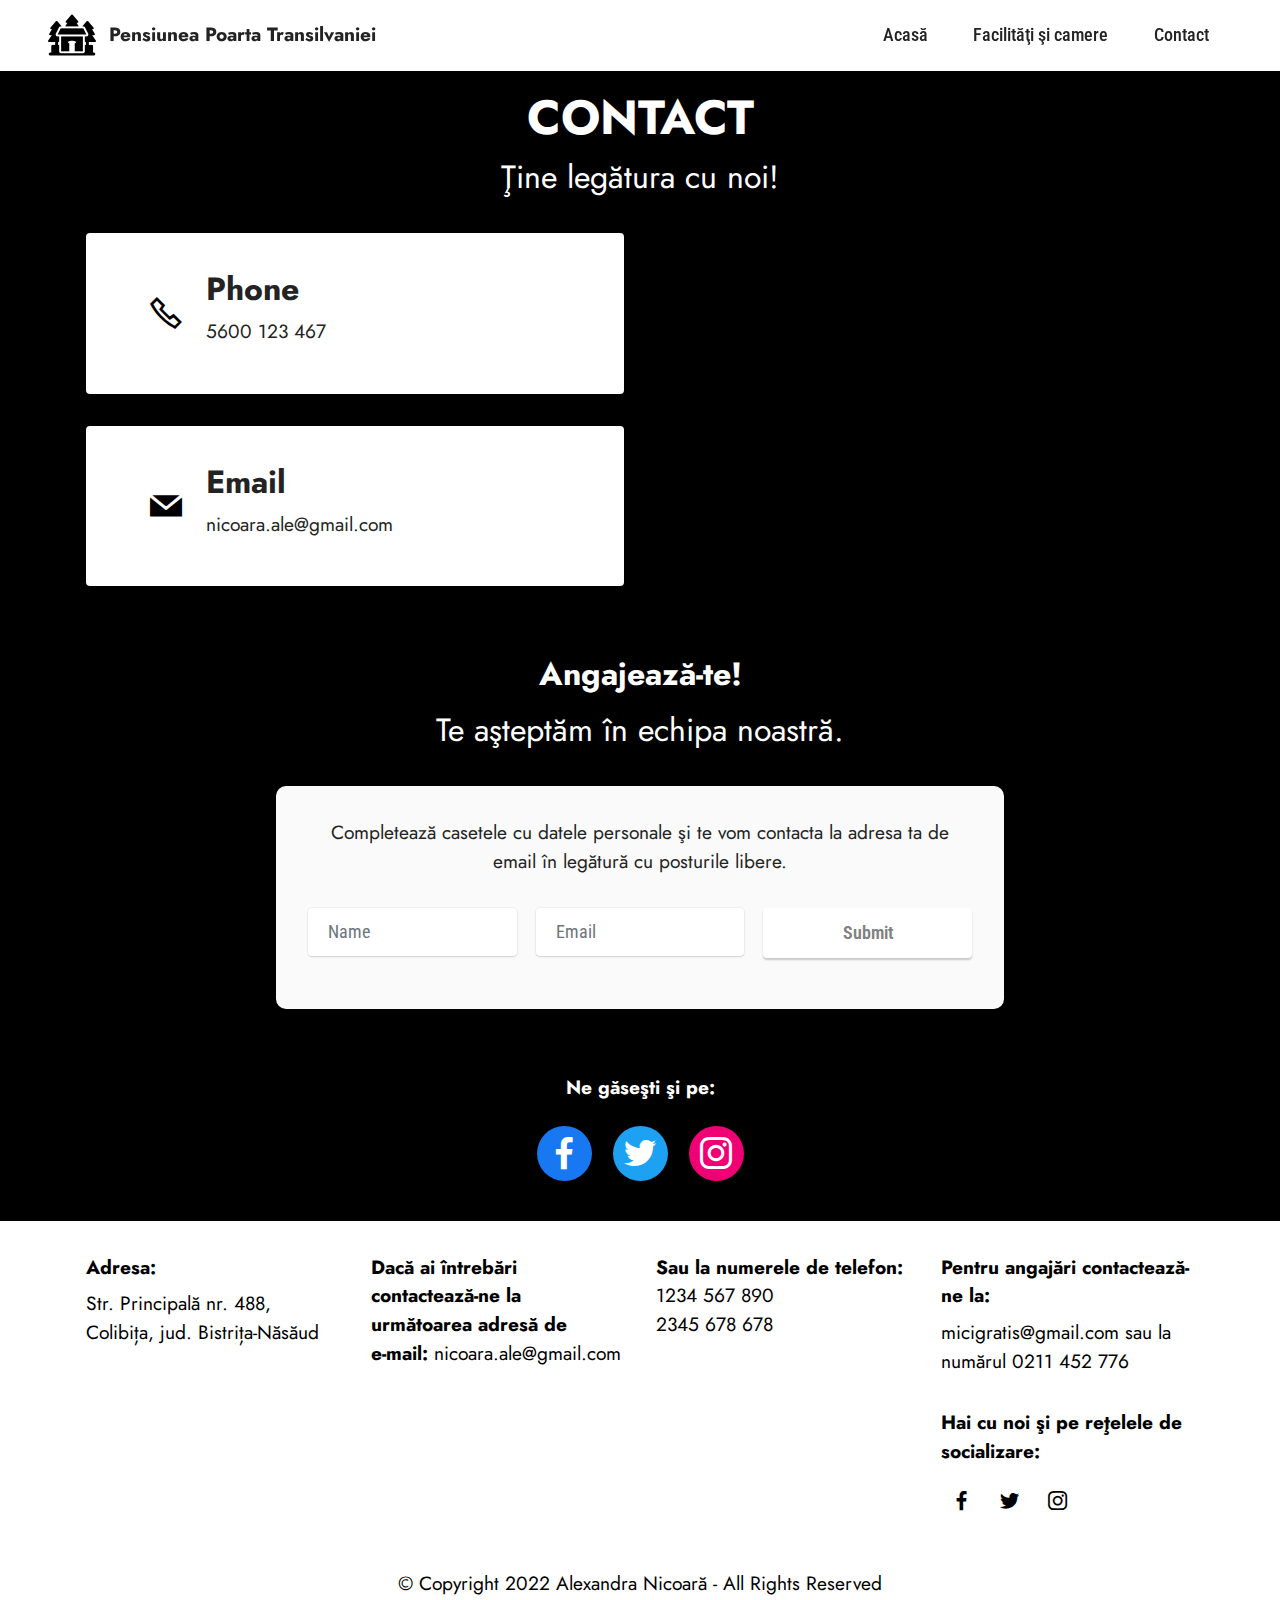
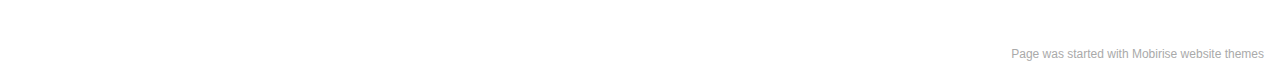
<file: page2.html>
<!DOCTYPE html>
<html  >
<head>
  <!-- Site made with Mobirise Website Builder v5.5.8, https://mobirise.com -->
  <meta charset="UTF-8">
  <meta http-equiv="X-UA-Compatible" content="IE=edge">
  <meta name="generator" content="Mobirise v5.5.8, mobirise.com">
  <meta name="viewport" content="width=device-width, initial-scale=1, minimum-scale=1">
  <link rel="shortcut icon" href="assets/images/cottage.png" type="image/x-icon">
  <meta name="description" content="">
  
  
  <title>Contact</title>
  <link rel="stylesheet" href="assets/web/assets/mobirise-icons2/mobirise2.css">
  <link rel="stylesheet" href="assets/bootstrap/css/bootstrap.min.css">
  <link rel="stylesheet" href="assets/bootstrap/css/bootstrap-grid.min.css">
  <link rel="stylesheet" href="assets/bootstrap/css/bootstrap-reboot.min.css">
  <link rel="stylesheet" href="assets/dropdown/css/style.css">
  <link rel="stylesheet" href="assets/socicon/css/styles.css">
  <link rel="stylesheet" href="assets/theme/css/style.css">
  <link rel="preload" href="https://fonts.googleapis.com/css?family=Noto+Sans:400,400i,700,700i&display=swap" as="style" onload="this.onload=null;this.rel='stylesheet'">
  <noscript><link rel="stylesheet" href="https://fonts.googleapis.com/css?family=Noto+Sans:400,400i,700,700i&display=swap"></noscript>
  <link rel="preload" href="https://fonts.googleapis.com/css2?family=Jost:ital,wght@0,400;0,700;1,400;1,700&display=swap&display=swap" as="style" onload="this.onload=null;this.rel='stylesheet'">
  <noscript><link rel="stylesheet" href="https://fonts.googleapis.com/css2?family=Jost:ital,wght@0,400;0,700;1,400;1,700&display=swap&display=swap"></noscript>
  <link rel="preload" href="https://fonts.googleapis.com/css?family=Roboto+Condensed:300,300i,400,400i,700,700i&display=swap" as="style" onload="this.onload=null;this.rel='stylesheet'">
  <noscript><link rel="stylesheet" href="https://fonts.googleapis.com/css?family=Roboto+Condensed:300,300i,400,400i,700,700i&display=swap"></noscript>
  <link rel="preload" as="style" href="assets/mobirise/css/mbr-additional.css"><link rel="stylesheet" href="assets/mobirise/css/mbr-additional.css" type="text/css">
  
  
  
  
</head>
<body>
  
  <section data-bs-version="5.1" class="menu menu1 cid-sUp7UchApC" once="menu" id="menu1-5">
    

    <nav class="navbar navbar-dropdown navbar-fixed-top navbar-expand-lg">
        <div class="container-fluid">
            <div class="navbar-brand">
                <span class="navbar-logo">
                    <a href="index.html">
                        <img src="assets/images/cottage-96x96.png" alt="Icon cu o cabană" style="height: 3rem;">
                    </a>
                </span>
                <span class="navbar-caption-wrap"><a class="navbar-caption text-black display-7" href="index.html">Pensiunea Poarta Transilvaniei</a></span>
            </div>
            <button class="navbar-toggler" type="button" data-toggle="collapse" data-bs-toggle="collapse" data-target="#navbarSupportedContent" data-bs-target="#navbarSupportedContent" aria-controls="navbarNavAltMarkup" aria-expanded="false" aria-label="Toggle navigation">
                <div class="hamburger">
                    <span></span>
                    <span></span>
                    <span></span>
                    <span></span>
                </div>
            </button>
            <div class="collapse navbar-collapse" id="navbarSupportedContent">
                <ul class="navbar-nav nav-dropdown nav-right" data-app-modern-menu="true"><li class="nav-item"><a class="nav-link link text-black text-primary display-4" href="index.html">Acasă</a></li>
                    <li class="nav-item"><a class="nav-link link text-black text-primary display-4" href="page1.html">Facilităţi şi camere</a></li>
                    <li class="nav-item"><a class="nav-link link text-black text-primary display-4" href="page2.html">Contact</a></li></ul>
                
                
            </div>
        </div>
    </nav>
</section>

<section data-bs-version="5.1" class="contacts3 map1 cid-sUr2VBMCnG" id="contacts3-k">

    
    
    <div class="container">
        <div class="mbr-section-head">
            <h3 class="mbr-section-title mbr-fonts-style align-center mb-0 display-2">
                <strong>CONTACT</strong><strong><br></strong></h3>
            <h4 class="mbr-section-subtitle mbr-fonts-style align-center mb-0 mt-2 display-5">Ţine legătura cu noi!</h4>
        </div>
        <div class="row justify-content-center mt-4">
            <div class="card col-12 col-md-6">
                <div class="card-wrapper">
                    <div class="image-wrapper">
                        <span class="mbr-iconfont mobi-mbri-phone mobi-mbri" style="color: rgb(0, 0, 0); fill: rgb(0, 0, 0);"></span>
                    </div>
                    <div class="text-wrapper">
                        <h6 class="card-title mbr-fonts-style mb-1 display-5">
                            <strong>Phone</strong>
                        </h6>
                        <p class="mbr-text mbr-fonts-style display-7">5600 123 467
                        </p>
                    </div>
                </div>
                <div class="card-wrapper">
                    <div class="image-wrapper">
                        <span class="mbr-iconfont socicon-mail socicon" style="color: rgb(0, 0, 0); fill: rgb(0, 0, 0);"></span>
                    </div>
                    <div class="text-wrapper">
                        <h6 class="card-title mbr-fonts-style mb-1 display-5">
                            <strong>Email</strong>
                        </h6>
                        <p class="mbr-text mbr-fonts-style display-7">nicoara.ale@gmail.com
                        </p>
                    </div>
                </div>
            </div>
            <div class="map-wrapper col-12 col-md-6">
                <div class="google-map"><iframe frameborder="0" style="border:0" src="https://www.google.com/maps/embed/v1/place?key=AIzaSyCZI5F_k6S1k46ujh0SNrapM89f7mJxd30&amp;q=DJ173A 49-229, Colibița 427007" allowfullscreen=""></iframe></div>
            </div>
        </div>
    </div>
</section>

<section data-bs-version="5.1" class="form9 cid-sUr4TuQ02Z" id="form9-l">
    
    
    <div class="container">
        <div class="mbr-section-head">
            <h3 class="mbr-section-title mbr-fonts-style align-center mb-0 display-5"><strong>Angajează-te!</strong></h3>
            <h4 class="mbr-section-subtitle mbr-fonts-style align-center mb-0 mt-2 display-5">Te aşteptăm în echipa noastră.</h4>
        </div>
        <div class="row justify-content-center mt-4">
            <div class="col-lg-8 mx-auto mbr-form" data-form-type="formoid">
                <form action="https://mobirise.eu/" method="POST" class="mbr-form form-with-styler mx-auto" data-form-title="Form Name"><input type="hidden" name="email" data-form-email="true" value="coVTcATwrXpKxLBj3jvk7uM7f5uguaWGP+AxDVkbAhTwtDYpyXEXSMBX2K/L3jq9X6jzJMexFGpXG3ca6B5VRjkwpVEmDYiYEkMGLpjYOK12FSnbaCjiUwIXws+FuPN2">
                    <div class="row">
                        <div hidden="hidden" data-form-alert="" class="alert alert-success col-12">Thanks for filling out the form!</div>
                        <div hidden="hidden" data-form-alert-danger="" class="alert alert-danger col-12">Oops...! some problem!</div>
                    </div>
                    <div class="dragArea row">
                        <div class="col-lg-12">
                            <p class="mbr-text mbr-fonts-style align-center mb-4 display-7">Completează casetele cu datele personale şi te vom contacta la adresa ta de email în legătură cu posturile libere.</p>
                        </div>
                        <div class="col-lg-4 col-md-12 col-sm-12 form-group mb-3" data-for="name">
                            <input type="text" name="name" placeholder="Name" data-form-field="name" class="form-control" value="" id="name-form9-l">
                        </div>
                        <div data-for="email" class="col-lg-4 col-md-12 col-sm-12 form-group mb-3">
                            <input type="email" name="email" placeholder="Email" data-form-field="email" class="form-control" value="" id="email-form9-l">
                        </div>
                        <div class="col-lg-4 col-md-12 col-sm-12 mbr-section-btn align-center"><button type="submit" class="btn btn-primary display-4">Submit</button></div>
                    </div>
                </form>
            </div>
        </div>
    </div>
</section>

<section data-bs-version="5.1" class="share3 cid-sUr6h4tz6u" id="share3-m">
    
     
    
    

    <div class="container">
        <div class="media-container-row">
            <div class="col-12">
                <h3 class="mbr-section-title align-center mb-3 mbr-fonts-style display-7"><strong>Ne găseşti şi pe:</strong></h3>
                <div class="social-list align-center">
                   
                    <a class="iconfont-wrapper bg-facebook m-2 " target="_blank" href="https://www.facebook.com/">
                            <span class="socicon-facebook socicon"></span>
                        </a>
                        <a class="iconfont-wrapper bg-twitter m-2" href="https://twitter.com/?lang=en" target="_blank">
                            <span class="socicon-twitter socicon"></span>
                        </a>
                        <a class="iconfont-wrapper bg-instagram m-2" href="https://www.instagram.com/" target="_blank">
                            <span class="socicon-instagram socicon"></span>
                        </a>
                        
                        
                        
                        
                        
                        
                        
                        
                </div>
            </div>
        </div>
    </div>
</section>

<section data-bs-version="5.1" class="footer1 cid-sUqRjx1v4E" once="footers" id="footer1-h">

    
    
    <div class="container">
        <div class="row mbr-white">
            <div class="col-12 col-md-6 col-lg-3">
                <h5 class="mbr-section-subtitle mbr-fonts-style mb-2 display-7"><strong>Adresa:</strong></h5>
                <ul class="list mbr-fonts-style display-7">Str. Principală nr. 488, Colibița, jud. Bistrița-Năsăud</ul>
            </div>
            <div class="col-12 col-md-6 col-lg-3">
                <h5 class="mbr-section-subtitle mbr-fonts-style mb-2 display-7"><strong>Dacă ai întrebări contactează-ne la următoarea adresă de&nbsp;&nbsp;</strong><br><strong>e-mail: </strong>nicoara.ale@gmail.com</h5>
                <ul class="list mbr-fonts-style display-4">

                    <li class="mbr-text item-wrap"><br></li>
                </ul>
            </div>
            <div class="col-12 col-md-6 col-lg-3">
                <h5 class="mbr-section-subtitle mbr-fonts-style mb-2 display-7"><strong>Sau la numerele de telefon:&nbsp;</strong><br>1234 567 890<br>2345 678 678</h5>
                <ul class="list mbr-fonts-style display-7">
                    <li class="mbr-text item-wrap"><br></li>
                </ul>
            </div>
            <div class="col-12 col-md-6 col-lg-3">
                <h5 class="mbr-section-subtitle mbr-fonts-style mb-2 display-7"><strong>Pentru angajări contactează-ne la:&nbsp;</strong></h5>
                <p class="mbr-text mbr-fonts-style mb-4 display-7">micigratis@gmail.com sau la numărul 0211 452 776</p>
                <h5 class="mbr-section-subtitle mbr-fonts-style mb-3 display-7"><strong>Hai cu noi şi pe reţelele de socializare:</strong></h5>
                <div class="social-row display-7">
                    <div class="soc-item">
                        <a href="https://www.facebook.com/" target="_blank">
                            <span class="mbr-iconfont socicon-facebook socicon"></span>
                        </a>
                    </div>
                    <div class="soc-item">
                        <a href="https://twitter.com/" target="_blank">
                            <span class="mbr-iconfont socicon-twitter socicon"></span>
                        </a>
                    </div>
                    <div class="soc-item">
                        <a href="https://www.instagram.com/" target="_blank">
                            <span class="mbr-iconfont socicon-instagram socicon"></span>
                        </a>
                    </div>
                    
                </div>
            </div>
            <div class="col-12 mt-4">
                <p class="mbr-text mb-0 mbr-fonts-style copyright align-center display-7">
                    © Copyright 2022 Alexandra Nicoară - All Rights Reserved
                </p>
            </div>
        </div>
    </div>
</section><section style="background-color: #fff; font-family: -apple-system, BlinkMacSystemFont, 'Segoe UI', 'Roboto', 'Helvetica Neue', Arial, sans-serif; color:#aaa; font-size:12px; padding: 0; align-items: center; display: flex;"><a href="https://mobirise.site/d" style="flex: 1 1; height: 3rem; padding-left: 1rem;"></a><p style="flex: 0 0 auto; margin:0; padding-right:1rem;"><a href="https://mobirise.site/s" style="color:#aaa;">Page</a> was started with Mobirise website themes</p></section><script src="assets/bootstrap/js/bootstrap.bundle.min.js"></script>  <script src="assets/smoothscroll/smooth-scroll.js"></script>  <script src="assets/ytplayer/index.js"></script>  <script src="assets/dropdown/js/navbar-dropdown.js"></script>  <script src="assets/theme/js/script.js"></script>  <script src="assets/formoid/formoid.min.js"></script>  
  
  
</body>
</html>
</file>
<file: assets/web/assets/mobirise-icons2/mobirise2.css>
@font-face {
  font-family: 'Moririse2';
  font-display: swap;
  src:  url('mobirise2.eot?f2bix4');
  src:  url('mobirise2.eot?f2bix4#iefix') format('embedded-opentype'),
    url('mobirise2.ttf?f2bix4') format('truetype'),
    url('mobirise2.woff?f2bix4') format('woff'),
    url('mobirise2.svg?f2bix4#mobirise2') format('svg');
  font-weight: normal;
  font-style: normal;
}

[class^="mobi-"], [class*=" mobi-"] {
  /* use !important to prevent issues with browser extensions that change fonts */
  font-family: 'Moririse2' !important;
  speak: none;
  font-style: normal;
  font-weight: normal;
  font-variant: normal;
  text-transform: none;
  line-height: 1;

  /* Better Font Rendering =========== */
  -webkit-font-smoothing: antialiased;
  -moz-osx-font-smoothing: grayscale;
}

.mobi-mbri-add-submenu:before {
  content: "\e900";
}
.mobi-mbri-alert:before {
  content: "\e901";
}
.mobi-mbri-align-center:before {
  content: "\e902";
}
.mobi-mbri-align-justify:before {
  content: "\e903";
}
.mobi-mbri-align-left:before {
  content: "\e904";
}
.mobi-mbri-align-right:before {
  content: "\e905";
}
.mobi-mbri-android:before {
  content: "\e906";
}
.mobi-mbri-apple:before {
  content: "\e907";
}
.mobi-mbri-arrow-down:before {
  content: "\e908";
}
.mobi-mbri-arrow-next:before {
  content: "\e909";
}
.mobi-mbri-arrow-prev:before {
  content: "\e90a";
}
.mobi-mbri-arrow-up:before {
  content: "\e90b";
}
.mobi-mbri-bold:before {
  content: "\e90c";
}
.mobi-mbri-bookmark:before {
  content: "\e90d";
}
.mobi-mbri-bootstrap:before {
  content: "\e90e";
}
.mobi-mbri-briefcase:before {
  content: "\e90f";
}
.mobi-mbri-browse:before {
  content: "\e910";
}
.mobi-mbri-bulleted-list:before {
  content: "\e911";
}
.mobi-mbri-calendar:before {
  content: "\e912";
}
.mobi-mbri-camera:before {
  content: "\e913";
}
.mobi-mbri-cart-add:before {
  content: "\e914";
}
.mobi-mbri-cart-full:before {
  content: "\e915";
}
.mobi-mbri-cash:before {
  content: "\e916";
}
.mobi-mbri-change-style:before {
  content: "\e917";
}
.mobi-mbri-chat:before {
  content: "\e918";
}
.mobi-mbri-clock:before {
  content: "\e919";
}
.mobi-mbri-close:before {
  content: "\e91a";
}
.mobi-mbri-cloud:before {
  content: "\e91b";
}
.mobi-mbri-code:before {
  content: "\e91c";
}
.mobi-mbri-contact-form:before {
  content: "\e91d";
}
.mobi-mbri-credit-card:before {
  content: "\e91e";
}
.mobi-mbri-cursor-click:before {
  content: "\e91f";
}
.mobi-mbri-cust-feedback:before {
  content: "\e920";
}
.mobi-mbri-database:before {
  content: "\e921";
}
.mobi-mbri-delivery:before {
  content: "\e922";
}
.mobi-mbri-desktop:before {
  content: "\e923";
}
.mobi-mbri-devices:before {
  content: "\e924";
}
.mobi-mbri-down:before {
  content: "\e925";
}
.mobi-mbri-download-2:before {
  content: "\e926";
}
.mobi-mbri-download:before {
  content: "\e927";
}
.mobi-mbri-drag-n-drop-2:before {
  content: "\e928";
}
.mobi-mbri-drag-n-drop:before {
  content: "\e929";
}
.mobi-mbri-edit-2:before {
  content: "\e92a";
}
.mobi-mbri-edit:before {
  content: "\e92b";
}
.mobi-mbri-error:before {
  content: "\e92c";
}
.mobi-mbri-extension:before {
  content: "\e92d";
}
.mobi-mbri-features:before {
  content: "\e92e";
}
.mobi-mbri-file:before {
  content: "\e92f";
}
.mobi-mbri-flag:before {
  content: "\e930";
}
.mobi-mbri-folder:before {
  content: "\e931";
}
.mobi-mbri-gift:before {
  content: "\e932";
}
.mobi-mbri-github:before {
  content: "\e933";
}
.mobi-mbri-globe-2:before {
  content: "\e934";
}
.mobi-mbri-globe:before {
  content: "\e935";
}
.mobi-mbri-growing-chart:before {
  content: "\e936";
}
.mobi-mbri-hearth:before {
  content: "\e937";
}
.mobi-mbri-help:before {
  content: "\e938";
}
.mobi-mbri-home:before {
  content: "\e939";
}
.mobi-mbri-hot-cup:before {
  content: "\e93a";
}
.mobi-mbri-idea:before {
  content: "\e93b";
}
.mobi-mbri-image-gallery:before {
  content: "\e93c";
}
.mobi-mbri-image-slider:before {
  content: "\e93d";
}
.mobi-mbri-info:before {
  content: "\e93e";
}
.mobi-mbri-italic:before {
  content: "\e93f";
}
.mobi-mbri-key:before {
  content: "\e940";
}
.mobi-mbri-laptop:before {
  content: "\e941";
}
.mobi-mbri-layers:before {
  content: "\e942";
}
.mobi-mbri-left-right:before {
  content: "\e943";
}
.mobi-mbri-left:before {
  content: "\e944";
}
.mobi-mbri-letter:before {
  content: "\e945";
}
.mobi-mbri-like:before {
  content: "\e946";
}
.mobi-mbri-link:before {
  content: "\e947";
}
.mobi-mbri-lock:before {
  content: "\e948";
}
.mobi-mbri-login:before {
  content: "\e949";
}
.mobi-mbri-logout:before {
  content: "\e94a";
}
.mobi-mbri-magic-stick:before {
  content: "\e94b";
}
.mobi-mbri-map-pin:before {
  content: "\e94c";
}
.mobi-mbri-menu:before {
  content: "\e94d";
}
.mobi-mbri-mobile-2:before {
  content: "\e94e";
}
.mobi-mbri-mobile-horizontal:before {
  content: "\e94f";
}
.mobi-mbri-mobile:before {
  content: "\e950";
}
.mobi-mbri-mobirise:before {
  content: "\e951";
}
.mobi-mbri-more-horizontal:before {
  content: "\e952";
}
.mobi-mbri-more-vertical:before {
  content: "\e953";
}
.mobi-mbri-music:before {
  content: "\e954";
}
.mobi-mbri-new-file:before {
  content: "\e955";
}
.mobi-mbri-numbered-list:before {
  content: "\e956";
}
.mobi-mbri-opened-folder:before {
  content: "\e957";
}
.mobi-mbri-pages:before {
  content: "\e958";
}
.mobi-mbri-paper-plane:before {
  content: "\e959";
}
.mobi-mbri-paperclip:before {
  content: "\e95a";
}
.mobi-mbri-phone:before {
  content: "\e95b";
}
.mobi-mbri-photo:before {
  content: "\e95c";
}
.mobi-mbri-photos:before {
  content: "\e95d";
}
.mobi-mbri-pin:before {
  content: "\e95e";
}
.mobi-mbri-play:before {
  content: "\e95f";
}
.mobi-mbri-plus:before {
  content: "\e960";
}
.mobi-mbri-preview:before {
  content: "\e961";
}
.mobi-mbri-print:before {
  content: "\e962";
}
.mobi-mbri-protect:before {
  content: "\e963";
}
.mobi-mbri-question:before {
  content: "\e964";
}
.mobi-mbri-quote-left:before {
  content: "\e965";
}
.mobi-mbri-quote-right:before {
  content: "\e966";
}
.mobi-mbri-redo:before {
  content: "\e967";
}
.mobi-mbri-refresh:before {
  content: "\e968";
}
.mobi-mbri-responsive-2:before {
  content: "\e969";
}
.mobi-mbri-responsive:before {
  content: "\e96a";
}
.mobi-mbri-right:before {
  content: "\e96b";
}
.mobi-mbri-rocket:before {
  content: "\e96c";
}
.mobi-mbri-sad-face:before {
  content: "\e96d";
}
.mobi-mbri-sale:before {
  content: "\e96e";
}
.mobi-mbri-save:before {
  content: "\e96f";
}
.mobi-mbri-search:before {
  content: "\e970";
}
.mobi-mbri-setting-2:before {
  content: "\e971";
}
.mobi-mbri-setting-3:before {
  content: "\e972";
}
.mobi-mbri-setting:before {
  content: "\e973";
}
.mobi-mbri-share:before {
  content: "\e974";
}
.mobi-mbri-shopping-bag:before {
  content: "\e975";
}
.mobi-mbri-shopping-basket:before {
  content: "\e976";
}
.mobi-mbri-shopping-cart:before {
  content: "\e977";
}
.mobi-mbri-sites:before {
  content: "\e978";
}
.mobi-mbri-smile-face:before {
  content: "\e979";
}
.mobi-mbri-speed:before {
  content: "\e97a";
}
.mobi-mbri-star:before {
  content: "\e97b";
}
.mobi-mbri-success:before {
  content: "\e97c";
}
.mobi-mbri-sun:before {
  content: "\e97d";
}
.mobi-mbri-sun2:before {
  content: "\e97e";
}
.mobi-mbri-tablet-vertical:before {
  content: "\e97f";
}
.mobi-mbri-tablet:before {
  content: "\e980";
}
.mobi-mbri-target:before {
  content: "\e981";
}
.mobi-mbri-timer:before {
  content: "\e982";
}
.mobi-mbri-to-ftp:before {
  content: "\e983";
}
.mobi-mbri-to-local-drive:before {
  content: "\e984";
}
.mobi-mbri-touch-swipe:before {
  content: "\e985";
}
.mobi-mbri-touch:before {
  content: "\e986";
}
.mobi-mbri-trash:before {
  content: "\e987";
}
.mobi-mbri-underline:before {
  content: "\e988";
}
.mobi-mbri-undo:before {
  content: "\e989";
}
.mobi-mbri-unlink:before {
  content: "\e98a";
}
.mobi-mbri-unlock:before {
  content: "\e98b";
}
.mobi-mbri-up-down:before {
  content: "\e98c";
}
.mobi-mbri-up:before {
  content: "\e98d";
}
.mobi-mbri-update:before {
  content: "\e98e";
}
.mobi-mbri-upload-2:before {
  content: "\e98f";
}
.mobi-mbri-upload:before {
  content: "\e990";
}
.mobi-mbri-user-2:before {
  content: "\e991";
}
.mobi-mbri-user:before {
  content: "\e992";
}
.mobi-mbri-users:before {
  content: "\e993";
}
.mobi-mbri-video-play:before {
  content: "\e994";
}
.mobi-mbri-video:before {
  content: "\e995";
}
.mobi-mbri-watch:before {
  content: "\e996";
}
.mobi-mbri-website-theme-2:before {
  content: "\e997";
}
.mobi-mbri-website-theme:before {
  content: "\e998";
}
.mobi-mbri-wifi:before {
  content: "\e999";
}
.mobi-mbri-windows:before {
  content: "\e99a";
}
.mobi-mbri-zoom-in:before {
  content: "\e99b";
}
.mobi-mbri-zoom-out:before {
  content: "\e99c";
}
</file>
<file: assets/dropdown/css/style.css>
.navbar-dropdown {
  left: 0;
  padding: 0;
  position: absolute;
  right: 0;
  top: 0;
  transition: all 0.45s ease;
  z-index: 1030;
  background: #282828; }
  .navbar-dropdown .navbar-logo {
    margin-right: 0.8rem;
    transition: margin 0.3s ease-in-out;
    vertical-align: middle; }
    .navbar-dropdown .navbar-logo img {
      height: 3.125rem;
      transition: all 0.3s ease-in-out; }
    .navbar-dropdown .navbar-logo.mbr-iconfont {
      font-size: 3.125rem;
      line-height: 3.125rem; }
  .navbar-dropdown .navbar-caption {
    font-weight: 700;
    white-space: normal;
    vertical-align: -4px;
    line-height: 3.125rem !important; }
    .navbar-dropdown .navbar-caption, .navbar-dropdown .navbar-caption:hover {
      color: inherit;
      text-decoration: none; }
  .navbar-dropdown .mbr-iconfont + .navbar-caption {
    vertical-align: -1px; }
  .navbar-dropdown.navbar-fixed-top {
    position: fixed; }
  .navbar-dropdown .navbar-brand span {
    vertical-align: -4px; }
  .navbar-dropdown.bg-color.transparent {
    background: none; }
  .navbar-dropdown.navbar-short .navbar-brand {
    padding: 0.625rem 0; }
    .navbar-dropdown.navbar-short .navbar-brand span {
      vertical-align: -1px; }
  .navbar-dropdown.navbar-short .navbar-caption {
    line-height: 2.375rem !important;
    vertical-align: -2px; }
  .navbar-dropdown.navbar-short .navbar-logo {
    margin-right: 0.5rem; }
    .navbar-dropdown.navbar-short .navbar-logo img {
      height: 2.375rem; }
    .navbar-dropdown.navbar-short .navbar-logo.mbr-iconfont {
      font-size: 2.375rem;
      line-height: 2.375rem; }
  .navbar-dropdown.navbar-short .mbr-table-cell {
    height: 3.625rem; }
  .navbar-dropdown .navbar-close {
    left: 0.6875rem;
    position: fixed;
    top: 0.75rem;
    z-index: 1000; }
  .navbar-dropdown .hamburger-icon {
    content: "";
    display: inline-block;
    vertical-align: middle;
    width: 16px;
    -webkit-box-shadow: 0 -6px 0 1px #282828,0 0 0 1px #282828,0 6px 0 1px #282828;
    -moz-box-shadow: 0 -6px 0 1px #282828,0 0 0 1px #282828,0 6px 0 1px #282828;
    box-shadow: 0 -6px 0 1px #282828,0 0 0 1px #282828,0 6px 0 1px #282828; }

.dropdown-menu .dropdown-toggle[data-toggle="dropdown-submenu"]::after {
  border-bottom: 0.35em solid transparent;
  border-left: 0.35em solid;
  border-right: 0;
  border-top: 0.35em solid transparent;
  margin-left: 0.3rem; }

.dropdown-menu .dropdown-item:focus {
  outline: 0; }

.nav-dropdown {
  font-size: 0.75rem;
  font-weight: 500;
  height: auto !important; }
  .nav-dropdown .nav-btn {
    padding-left: 1rem; }
  .nav-dropdown .link {
    margin: .667em 1.667em;
    font-weight: 500;
    padding: 0;
    transition: color .2s ease-in-out; }
    .nav-dropdown .link.dropdown-toggle {
      margin-right: 2.583em; }
      .nav-dropdown .link.dropdown-toggle::after {
        margin-left: .25rem;
        border-top: 0.35em solid;
        border-right: 0.35em solid transparent;
        border-left: 0.35em solid transparent;
        border-bottom: 0; }
      .nav-dropdown .link.dropdown-toggle[aria-expanded="true"] {
        margin: 0;
        padding: 0.667em 3.263em  0.667em 1.667em; }
  .nav-dropdown .link::after,
  .nav-dropdown .dropdown-item::after {
    color: inherit; }
  .nav-dropdown .btn {
    font-size: 0.75rem;
    font-weight: 700;
    letter-spacing: 0;
    margin-bottom: 0;
    padding-left: 1.25rem;
    padding-right: 1.25rem; }
  .nav-dropdown .dropdown-menu {
    border-radius: 0;
    border: 0;
    left: 0;
    margin: 0;
    padding-bottom: 1.25rem;
    padding-top: 1.25rem;
    position: relative; }
  .nav-dropdown .dropdown-submenu {
    margin-left: 0.125rem;
    top: 0; }
  .nav-dropdown .dropdown-item {
    font-weight: 500;
    line-height: 2;
    padding: 0.3846em 4.615em 0.3846em 1.5385em;
    position: relative;
    transition: color .2s ease-in-out, background-color .2s ease-in-out; }
    .nav-dropdown .dropdown-item::after {
      margin-top: -0.3077em;
      position: absolute;
      right: 1.1538em;
      top: 50%; }
    .nav-dropdown .dropdown-item:focus, .nav-dropdown .dropdown-item:hover {
      background: none; }

@media (max-width: 767px) {
  .nav-dropdown.navbar-toggleable-sm {
    bottom: 0;
    display: none;
    left: 0;
    overflow-x: hidden;
    position: fixed;
    top: 0;
    transform: translateX(-100%);
    -ms-transform: translateX(-100%);
    -webkit-transform: translateX(-100%);
    width: 18.75rem;
    z-index: 999; } }
.nav-dropdown.navbar-toggleable-xl {
  bottom: 0;
  display: none;
  left: 0;
  overflow-x: hidden;
  position: fixed;
  top: 0;
  transform: translateX(-100%);
  -ms-transform: translateX(-100%);
  -webkit-transform: translateX(-100%);
  width: 18.75rem;
  z-index: 999; }

.nav-dropdown-sm {
  display: block !important;
  overflow-x: hidden;
  overflow: auto;
  padding-top: 3.875rem; }
  .nav-dropdown-sm::after {
    content: "";
    display: block;
    height: 3rem;
    width: 100%; }
  .nav-dropdown-sm.collapse.in ~ .navbar-close {
    display: block !important; }
  .nav-dropdown-sm.collapsing, .nav-dropdown-sm.collapse.in {
    transform: translateX(0);
    -ms-transform: translateX(0);
    -webkit-transform: translateX(0);
    transition: all 0.25s ease-out;
    -webkit-transition: all 0.25s ease-out;
    background: #282828; }
  .nav-dropdown-sm.collapsing[aria-expanded="false"] {
    transform: translateX(-100%);
    -ms-transform: translateX(-100%);
    -webkit-transform: translateX(-100%); }
  .nav-dropdown-sm .nav-item {
    display: block;
    margin-left: 0 !important;
    padding-left: 0; }
  .nav-dropdown-sm .link,
  .nav-dropdown-sm .dropdown-item {
    border-top: 1px dotted rgba(255, 255, 255, 0.1);
    font-size: 0.8125rem;
    line-height: 1.6;
    margin: 0 !important;
    padding: 0.875rem 2.4rem 0.875rem 1.5625rem !important;
    position: relative;
    white-space: normal; }
    .nav-dropdown-sm .link:focus, .nav-dropdown-sm .link:hover,
    .nav-dropdown-sm .dropdown-item:focus,
    .nav-dropdown-sm .dropdown-item:hover {
      background: rgba(0, 0, 0, 0.2) !important;
      color: #c0a375; }
  .nav-dropdown-sm .nav-btn {
    position: relative;
    padding: 1.5625rem 1.5625rem 0 1.5625rem; }
    .nav-dropdown-sm .nav-btn::before {
      border-top: 1px dotted rgba(255, 255, 255, 0.1);
      content: "";
      left: 0;
      position: absolute;
      top: 0;
      width: 100%; }
    .nav-dropdown-sm .nav-btn + .nav-btn {
      padding-top: 0.625rem; }
      .nav-dropdown-sm .nav-btn + .nav-btn::before {
        display: none; }
  .nav-dropdown-sm .btn {
    padding: 0.625rem 0; }
  .nav-dropdown-sm .dropdown-toggle[data-toggle="dropdown-submenu"]::after {
    margin-left: .25rem;
    border-top: 0.35em solid;
    border-right: 0.35em solid transparent;
    border-left: 0.35em solid transparent;
    border-bottom: 0; }
  .nav-dropdown-sm .dropdown-toggle[data-toggle="dropdown-submenu"][aria-expanded="true"]::after {
    border-top: 0;
    border-right: 0.35em solid transparent;
    border-left: 0.35em solid transparent;
    border-bottom: 0.35em solid; }
  .nav-dropdown-sm .dropdown-menu {
    margin: 0;
    padding: 0;
    position: relative;
    top: 0;
    left: 0;
    width: 100%;
    border: 0;
    float: none;
    border-radius: 0;
    background: none; }
  .nav-dropdown-sm .dropdown-submenu {
    left: 100%;
    margin-left: 0.125rem;
    margin-top: -1.25rem;
    top: 0; }

.navbar-toggleable-sm .nav-dropdown .dropdown-menu {
  position: absolute; }

.navbar-toggleable-sm .nav-dropdown .dropdown-submenu {
  left: 100%;
  margin-left: 0.125rem;
  margin-top: -1.25rem;
  top: 0; }

.navbar-toggleable-sm.opened .nav-dropdown .dropdown-menu {
  position: relative; }

.navbar-toggleable-sm.opened .nav-dropdown .dropdown-submenu {
  left: 0;
  margin-left: 00rem;
  margin-top: 0rem;
  top: 0; }

.is-builder .nav-dropdown.collapsing {
  transition: none !important; }
</file>
<file: assets/socicon/css/styles.css>
@charset "UTF-8";

@font-face {
  font-family: 'Socicon';
  src:  url('../fonts/socicon.eot');
  src:  url('../fonts/socicon.eot?#iefix') format('embedded-opentype'),
    url('../fonts/socicon.woff2') format('woff2'),
    url('../fonts/socicon.ttf') format('truetype'),
    url('../fonts/socicon.woff') format('woff'),
    url('../fonts/socicon.svg#socicon') format('svg');
  font-weight: normal;
  font-style: normal;
  font-display: swap;
}

[data-icon]:before {
  font-family: "socicon" !important;
  content: attr(data-icon);
  font-style: normal !important;
  font-weight: normal !important;
  font-variant: normal !important;
  text-transform: none !important;
  speak: none;
  line-height: 1;
  -webkit-font-smoothing: antialiased;
  -moz-osx-font-smoothing: grayscale;
}

[class^="socicon-"], [class*=" socicon-"] {
  /* use !important to prevent issues with browser extensions that change fonts */
  font-family: 'Socicon' !important;
  speak: none;
  font-style: normal;
  font-weight: normal;
  font-variant: normal;
  text-transform: none;
  line-height: 1;

  /* Better Font Rendering =========== */
  -webkit-font-smoothing: antialiased;
  -moz-osx-font-smoothing: grayscale;
}

.socicon-eitaa:before {
  content: "\e97c";
}
.socicon-soroush:before {
  content: "\e97d";
}
.socicon-bale:before {
  content: "\e97e";
}
.socicon-zazzle:before {
  content: "\e97b";
}
.socicon-society6:before {
  content: "\e97a";
}
.socicon-redbubble:before {
  content: "\e979";
}
.socicon-avvo:before {
  content: "\e978";
}
.socicon-stitcher:before {
  content: "\e977";
}
.socicon-googlehangouts:before {
  content: "\e974";
}
.socicon-dlive:before {
  content: "\e975";
}
.socicon-vsco:before {
  content: "\e976";
}
.socicon-flipboard:before {
  content: "\e973";
}
.socicon-ubuntu:before {
  content: "\e958";
}
.socicon-artstation:before {
  content: "\e959";
}
.socicon-invision:before {
  content: "\e95a";
}
.socicon-torial:before {
  content: "\e95b";
}
.socicon-collectorz:before {
  content: "\e95c";
}
.socicon-seenthis:before {
  content: "\e95d";
}
.socicon-googleplaymusic:before {
  content: "\e95e";
}
.socicon-debian:before {
  content: "\e95f";
}
.socicon-filmfreeway:before {
  content: "\e960";
}
.socicon-gnome:before {
  content: "\e961";
}
.socicon-itchio:before {
  content: "\e962";
}
.socicon-jamendo:before {
  content: "\e963";
}
.socicon-mix:before {
  content: "\e964";
}
.socicon-sharepoint:before {
  content: "\e965";
}
.socicon-tinder:before {
  content: "\e966";
}
.socicon-windguru:before {
  content: "\e967";
}
.socicon-cdbaby:before {
  content: "\e968";
}
.socicon-elementaryos:before {
  content: "\e969";
}
.socicon-stage32:before {
  content: "\e96a";
}
.socicon-tiktok:before {
  content: "\e96b";
}
.socicon-gitter:before {
  content: "\e96c";
}
.socicon-letterboxd:before {
  content: "\e96d";
}
.socicon-threema:before {
  content: "\e96e";
}
.socicon-splice:before {
  content: "\e96f";
}
.socicon-metapop:before {
  content: "\e970";
}
.socicon-naver:before {
  content: "\e971";
}
.socicon-remote:before {
  content: "\e972";
}
.socicon-internet:before {
  content: "\e957";
}
.socicon-moddb:before {
  content: "\e94b";
}
.socicon-indiedb:before {
  content: "\e94c";
}
.socicon-traxsource:before {
  content: "\e94d";
}
.socicon-gamefor:before {
  content: "\e94e";
}
.socicon-pixiv:before {
  content: "\e94f";
}
.socicon-myanimelist:before {
  content: "\e950";
}
.socicon-blackberry:before {
  content: "\e951";
}
.socicon-wickr:before {
  content: "\e952";
}
.socicon-spip:before {
  content: "\e953";
}
.socicon-napster:before {
  content: "\e954";
}
.socicon-beatport:before {
  content: "\e955";
}
.socicon-hackerone:before {
  content: "\e956";
}
.socicon-hackernews:before {
  content: "\e946";
}
.socicon-smashwords:before {
  content: "\e947";
}
.socicon-kobo:before {
  content: "\e948";
}
.socicon-bookbub:before {
  content: "\e949";
}
.socicon-mailru:before {
  content: "\e94a";
}
.socicon-gitlab:before {
  content: "\e945";
}
.socicon-instructables:before {
  content: "\e944";
}
.socicon-portfolio:before {
  content: "\e943";
}
.socicon-codered:before {
  content: "\e940";
}
.socicon-origin:before {
  content: "\e941";
}
.socicon-nextdoor:before {
  content: "\e942";
}
.socicon-udemy:before {
  content: "\e93f";
}
.socicon-livemaster:before {
  content: "\e93e";
}
.socicon-crunchbase:before {
  content: "\e93b";
}
.socicon-homefy:before {
  content: "\e93c";
}
.socicon-calendly:before {
  content: "\e93d";
}
.socicon-realtor:before {
  content: "\e90f";
}
.socicon-tidal:before {
  content: "\e910";
}
.socicon-qobuz:before {
  content: "\e911";
}
.socicon-natgeo:before {
  content: "\e912";
}
.socicon-mastodon:before {
  content: "\e913";
}
.socicon-unsplash:before {
  content: "\e914";
}
.socicon-homeadvisor:before {
  content: "\e915";
}
.socicon-angieslist:before {
  content: "\e916";
}
.socicon-codepen:before {
  content: "\e917";
}
.socicon-slack:before {
  content: "\e918";
}
.socicon-openaigym:before {
  content: "\e919";
}
.socicon-logmein:before {
  content: "\e91a";
}
.socicon-fiverr:before {
  content: "\e91b";
}
.socicon-gotomeeting:before {
  content: "\e91c";
}
.socicon-aliexpress:before {
  content: "\e91d";
}
.socicon-guru:before {
  content: "\e91e";
}
.socicon-appstore:before {
  content: "\e91f";
}
.socicon-homes:before {
  content: "\e920";
}
.socicon-zoom:before {
  content: "\e921";
}
.socicon-alibaba:before {
  content: "\e922";
}
.socicon-craigslist:before {
  content: "\e923";
}
.socicon-wix:before {
  content: "\e924";
}
.socicon-redfin:before {
  content: "\e925";
}
.socicon-googlecalendar:before {
  content: "\e926";
}
.socicon-shopify:before {
  content: "\e927";
}
.socicon-freelancer:before {
  content: "\e928";
}
.socicon-seedrs:before {
  content: "\e929";
}
.socicon-bing:before {
  content: "\e92a";
}
.socicon-doodle:before {
  content: "\e92b";
}
.socicon-bonanza:before {
  content: "\e92c";
}
.socicon-squarespace:before {
  content: "\e92d";
}
.socicon-toptal:before {
  content: "\e92e";
}
.socicon-gust:before {
  content: "\e92f";
}
.socicon-ask:before {
  content: "\e930";
}
.socicon-trulia:before {
  content: "\e931";
}
.socicon-loomly:before {
  content: "\e932";
}
.socicon-ghost:before {
  content: "\e933";
}
.socicon-upwork:before {
  content: "\e934";
}
.socicon-fundable:before {
  content: "\e935";
}
.socicon-booking:before {
  content: "\e936";
}
.socicon-googlemaps:before {
  content: "\e937";
}
.socicon-zillow:before {
  content: "\e938";
}
.socicon-niconico:before {
  content: "\e939";
}
.socicon-toneden:before {
  content: "\e93a";
}
.socicon-augment:before {
  content: "\e908";
}
.socicon-bitbucket:before {
  content: "\e909";
}
.socicon-fyuse:before {
  content: "\e90a";
}
.socicon-yt-gaming:before {
  content: "\e90b";
}
.socicon-sketchfab:before {
  content: "\e90c";
}
.socicon-mobcrush:before {
  content: "\e90d";
}
.socicon-microsoft:before {
  content: "\e90e";
}
.socicon-pandora:before {
  content: "\e907";
}
.socicon-messenger:before {
  content: "\e906";
}
.socicon-gamewisp:before {
  content: "\e905";
}
.socicon-bloglovin:before {
  content: "\e904";
}
.socicon-tunein:before {
  content: "\e903";
}
.socicon-gamejolt:before {
  content: "\e901";
}
.socicon-trello:before {
  content: "\e902";
}
.socicon-spreadshirt:before {
  content: "\e900";
}
.socicon-500px:before {
  content: "\e000";
}
.socicon-8tracks:before {
  content: "\e001";
}
.socicon-airbnb:before {
  content: "\e002";
}
.socicon-alliance:before {
  content: "\e003";
}
.socicon-amazon:before {
  content: "\e004";
}
.socicon-amplement:before {
  content: "\e005";
}
.socicon-android:before {
  content: "\e006";
}
.socicon-angellist:before {
  content: "\e007";
}
.socicon-apple:before {
  content: "\e008";
}
.socicon-appnet:before {
  content: "\e009";
}
.socicon-baidu:before {
  content: "\e00a";
}
.socicon-bandcamp:before {
  content: "\e00b";
}
.socicon-battlenet:before {
  content: "\e00c";
}
.socicon-mixer:before {
  content: "\e00d";
}
.socicon-bebee:before {
  content: "\e00e";
}
.socicon-bebo:before {
  content: "\e00f";
}
.socicon-behance:before {
  content: "\e010";
}
.socicon-blizzard:before {
  content: "\e011";
}
.socicon-blogger:before {
  content: "\e012";
}
.socicon-buffer:before {
  content: "\e013";
}
.socicon-chrome:before {
  content: "\e014";
}
.socicon-coderwall:before {
  content: "\e015";
}
.socicon-curse:before {
  content: "\e016";
}
.socicon-dailymotion:before {
  content: "\e017";
}
.socicon-deezer:before {
  content: "\e018";
}
.socicon-delicious:before {
  content: "\e019";
}
.socicon-deviantart:before {
  content: "\e01a";
}
.socicon-diablo:before {
  content: "\e01b";
}
.socicon-digg:before {
  content: "\e01c";
}
.socicon-discord:before {
  content: "\e01d";
}
.socicon-disqus:before {
  content: "\e01e";
}
.socicon-douban:before {
  content: "\e01f";
}
.socicon-draugiem:before {
  content: "\e020";
}
.socicon-dribbble:before {
  content: "\e021";
}
.socicon-drupal:before {
  content: "\e022";
}
.socicon-ebay:before {
  content: "\e023";
}
.socicon-ello:before {
  content: "\e024";
}
.socicon-endomodo:before {
  content: "\e025";
}
.socicon-envato:before {
  content: "\e026";
}
.socicon-etsy:before {
  content: "\e027";
}
.socicon-facebook:before {
  content: "\e028";
}
.socicon-feedburner:before {
  content: "\e029";
}
.socicon-filmweb:before {
  content: "\e02a";
}
.socicon-firefox:before {
  content: "\e02b";
}
.socicon-flattr:before {
  content: "\e02c";
}
.socicon-flickr:before {
  content: "\e02d";
}
.socicon-formulr:before {
  content: "\e02e";
}
.socicon-forrst:before {
  content: "\e02f";
}
.socicon-foursquare:before {
  content: "\e030";
}
.socicon-friendfeed:before {
  content: "\e031";
}
.socicon-github:before {
  content: "\e032";
}
.socicon-goodreads:before {
  content: "\e033";
}
.socicon-google:before {
  content: "\e034";
}
.socicon-googlescholar:before {
  content: "\e035";
}
.socicon-googlegroups:before {
  content: "\e036";
}
.socicon-googlephotos:before {
  content: "\e037";
}
.socicon-googleplus:before {
  content: "\e038";
}
.socicon-grooveshark:before {
  content: "\e039";
}
.socicon-hackerrank:before {
  content: "\e03a";
}
.socicon-hearthstone:before {
  content: "\e03b";
}
.socicon-hellocoton:before {
  content: "\e03c";
}
.socicon-heroes:before {
  content: "\e03d";
}
.socicon-smashcast:before {
  content: "\e03e";
}
.socicon-horde:before {
  content: "\e03f";
}
.socicon-houzz:before {
  content: "\e040";
}
.socicon-icq:before {
  content: "\e041";
}
.socicon-identica:before {
  content: "\e042";
}
.socicon-imdb:before {
  content: "\e043";
}
.socicon-instagram:before {
  content: "\e044";
}
.socicon-issuu:before {
  content: "\e045";
}
.socicon-istock:before {
  content: "\e046";
}
.socicon-itunes:before {
  content: "\e047";
}
.socicon-keybase:before {
  content: "\e048";
}
.socicon-lanyrd:before {
  content: "\e049";
}
.socicon-lastfm:before {
  content: "\e04a";
}
.socicon-line:before {
  content: "\e04b";
}
.socicon-linkedin:before {
  content: "\e04c";
}
.socicon-livejournal:before {
  content: "\e04d";
}
.socicon-lyft:before {
  content: "\e04e";
}
.socicon-macos:before {
  content: "\e04f";
}
.socicon-mail:before {
  content: "\e050";
}
.socicon-medium:before {
  content: "\e051";
}
.socicon-meetup:before {
  content: "\e052";
}
.socicon-mixcloud:before {
  content: "\e053";
}
.socicon-modelmayhem:before {
  content: "\e054";
}
.socicon-mumble:before {
  content: "\e055";
}
.socicon-myspace:before {
  content: "\e056";
}
.socicon-newsvine:before {
  content: "\e057";
}
.socicon-nintendo:before {
  content: "\e058";
}
.socicon-npm:before {
  content: "\e059";
}
.socicon-odnoklassniki:before {
  content: "\e05a";
}
.socicon-openid:before {
  content: "\e05b";
}
.socicon-opera:before {
  content: "\e05c";
}
.socicon-outlook:before {
  content: "\e05d";
}
.socicon-overwatch:before {
  content: "\e05e";
}
.socicon-patreon:before {
  content: "\e05f";
}
.socicon-paypal:before {
  content: "\e060";
}
.socicon-periscope:before {
  content: "\e061";
}
.socicon-persona:before {
  content: "\e062";
}
.socicon-pinterest:before {
  content: "\e063";
}
.socicon-play:before {
  content: "\e064";
}
.socicon-player:before {
  content: "\e065";
}
.socicon-playstation:before {
  content: "\e066";
}
.socicon-pocket:before {
  content: "\e067";
}
.socicon-qq:before {
  content: "\e068";
}
.socicon-quora:before {
  content: "\e069";
}
.socicon-raidcall:before {
  content: "\e06a";
}
.socicon-ravelry:before {
  content: "\e06b";
}
.socicon-reddit:before {
  content: "\e06c";
}
.socicon-renren:before {
  content: "\e06d";
}
.socicon-researchgate:before {
  content: "\e06e";
}
.socicon-residentadvisor:before {
  content: "\e06f";
}
.socicon-reverbnation:before {
  content: "\e070";
}
.socicon-rss:before {
  content: "\e071";
}
.socicon-sharethis:before {
  content: "\e072";
}
.socicon-skype:before {
  content: "\e073";
}
.socicon-slideshare:before {
  content: "\e074";
}
.socicon-smugmug:before {
  content: "\e075";
}
.socicon-snapchat:before {
  content: "\e076";
}
.socicon-songkick:before {
  content: "\e077";
}
.socicon-soundcloud:before {
  content: "\e078";
}
.socicon-spotify:before {
  content: "\e079";
}
.socicon-stackexchange:before {
  content: "\e07a";
}
.socicon-stackoverflow:before {
  content: "\e07b";
}
.socicon-starcraft:before {
  content: "\e07c";
}
.socicon-stayfriends:before {
  content: "\e07d";
}
.socicon-steam:before {
  content: "\e07e";
}
.socicon-storehouse:before {
  content: "\e07f";
}
.socicon-strava:before {
  content: "\e080";
}
.socicon-streamjar:before {
  content: "\e081";
}
.socicon-stumbleupon:before {
  content: "\e082";
}
.socicon-swarm:before {
  content: "\e083";
}
.socicon-teamspeak:before {
  content: "\e084";
}
.socicon-teamviewer:before {
  content: "\e085";
}
.socicon-technorati:before {
  content: "\e086";
}
.socicon-telegram:before {
  content: "\e087";
}
.socicon-tripadvisor:before {
  content: "\e088";
}
.socicon-tripit:before {
  content: "\e089";
}
.socicon-triplej:before {
  content: "\e08a";
}
.socicon-tumblr:before {
  content: "\e08b";
}
.socicon-twitch:before {
  content: "\e08c";
}
.socicon-twitter:before {
  content: "\e08d";
}
.socicon-uber:before {
  content: "\e08e";
}
.socicon-ventrilo:before {
  content: "\e08f";
}
.socicon-viadeo:before {
  content: "\e090";
}
.socicon-viber:before {
  content: "\e091";
}
.socicon-viewbug:before {
  content: "\e092";
}
.socicon-vimeo:before {
  content: "\e093";
}
.socicon-vine:before {
  content: "\e094";
}
.socicon-vkontakte:before {
  content: "\e095";
}
.socicon-warcraft:before {
  content: "\e096";
}
.socicon-wechat:before {
  content: "\e097";
}
.socicon-weibo:before {
  content: "\e098";
}
.socicon-whatsapp:before {
  content: "\e099";
}
.socicon-wikipedia:before {
  content: "\e09a";
}
.socicon-windows:before {
  content: "\e09b";
}
.socicon-wordpress:before {
  content: "\e09c";
}
.socicon-wykop:before {
  content: "\e09d";
}
.socicon-xbox:before {
  content: "\e09e";
}
.socicon-xing:before {
  content: "\e09f";
}
.socicon-yahoo:before {
  content: "\e0a0";
}
.socicon-yammer:before {
  content: "\e0a1";
}
.socicon-yandex:before {
  content: "\e0a2";
}
.socicon-yelp:before {
  content: "\e0a3";
}
.socicon-younow:before {
  content: "\e0a4";
}
.socicon-youtube:before {
  content: "\e0a5";
}
.socicon-zapier:before {
  content: "\e0a6";
}
.socicon-zerply:before {
  content: "\e0a7";
}
.socicon-zomato:before {
  content: "\e0a8";
}
.socicon-zynga:before {
  content: "\e0a9";
}
</file>
<file: assets/theme/css/style.css>
@charset "UTF-8";
section {
  background-color: #ffffff;
}

body {
  font-style: normal;
  line-height: 1.5;
  font-weight: 400;
  color: #232323;
  position: relative;
}

button {
  background-color: transparent;
  border-color: transparent;
}

section,
.container,
.container-fluid {
  position: relative;
  word-wrap: break-word;
}

a.mbr-iconfont:hover {
  text-decoration: none;
}

.article .lead p,
.article .lead ul,
.article .lead ol,
.article .lead pre,
.article .lead blockquote {
  margin-bottom: 0;
}

a {
  font-style: normal;
  font-weight: 400;
  cursor: pointer;
}
a, a:hover {
  text-decoration: none;
}

.mbr-section-title {
  font-style: normal;
  line-height: 1.3;
}

.mbr-section-subtitle {
  line-height: 1.3;
}

.mbr-text {
  font-style: normal;
  line-height: 1.7;
}

h1,
h2,
h3,
h4,
h5,
h6,
.display-1,
.display-2,
.display-4,
.display-5,
.display-7,
span,
p,
a {
  line-height: 1;
  word-break: break-word;
  word-wrap: break-word;
  font-weight: 400;
}

b,
strong {
  font-weight: bold;
}

input:-webkit-autofill, input:-webkit-autofill:hover, input:-webkit-autofill:focus, input:-webkit-autofill:active {
  transition-delay: 9999s;
  -webkit-transition-property: background-color, color;
  transition-property: background-color, color;
}

textarea[type=hidden] {
  display: none;
}

section {
  background-position: 50% 50%;
  background-repeat: no-repeat;
  background-size: cover;
}
section .mbr-background-video,
section .mbr-background-video-preview {
  position: absolute;
  bottom: 0;
  left: 0;
  right: 0;
  top: 0;
}

.hidden {
  visibility: hidden;
}

.mbr-z-index20 {
  z-index: 20;
}

/*! Base colors */
.mbr-white {
  color: #ffffff;
}

.mbr-black {
  color: #111111;
}

.mbr-bg-white {
  background-color: #ffffff;
}

.mbr-bg-black {
  background-color: #000000;
}

/*! Text-aligns */
.align-left {
  text-align: left;
}

.align-center {
  text-align: center;
}

.align-right {
  text-align: right;
}

/*! Font-weight  */
.mbr-light {
  font-weight: 300;
}

.mbr-regular {
  font-weight: 400;
}

.mbr-semibold {
  font-weight: 500;
}

.mbr-bold {
  font-weight: 700;
}

/*! Media  */
.media-content {
  flex-basis: 100%;
}

.media-container-row {
  display: flex;
  flex-direction: row;
  flex-wrap: wrap;
  justify-content: center;
  align-content: center;
  align-items: start;
}
.media-container-row .media-size-item {
  width: 400px;
}

.media-container-column {
  display: flex;
  flex-direction: column;
  flex-wrap: wrap;
  justify-content: center;
  align-content: center;
  align-items: stretch;
}
.media-container-column > * {
  width: 100%;
}

@media (min-width: 992px) {
  .media-container-row {
    flex-wrap: nowrap;
  }
}
figure {
  margin-bottom: 0;
  overflow: hidden;
}

figure[mbr-media-size] {
  transition: width 0.1s;
}

img,
iframe {
  display: block;
  width: 100%;
}

.card {
  background-color: transparent;
  border: none;
}

.card-box {
  width: 100%;
}

.card-img {
  text-align: center;
  flex-shrink: 0;
  -webkit-flex-shrink: 0;
}

.media {
  max-width: 100%;
  margin: 0 auto;
}

.mbr-figure {
  align-self: center;
}

.media-container > div {
  max-width: 100%;
}

.mbr-figure img,
.card-img img {
  width: 100%;
}

@media (max-width: 991px) {
  .media-size-item {
    width: auto !important;
  }

  .media {
    width: auto;
  }

  .mbr-figure {
    width: 100% !important;
  }
}
/*! Buttons */
.mbr-section-btn {
  margin-left: -0.6rem;
  margin-right: -0.6rem;
  font-size: 0;
}

.btn {
  font-weight: 600;
  border-width: 1px;
  font-style: normal;
  margin: 0.6rem 0.6rem;
  white-space: normal;
  transition: all 0.2s ease-in-out;
  display: inline-flex;
  align-items: center;
  justify-content: center;
  word-break: break-word;
}

.btn-sm {
  font-weight: 600;
  letter-spacing: 0px;
  transition: all 0.3s ease-in-out;
}

.btn-md {
  font-weight: 600;
  letter-spacing: 0px;
  transition: all 0.3s ease-in-out;
}

.btn-lg {
  font-weight: 600;
  letter-spacing: 0px;
  transition: all 0.3s ease-in-out;
}

.btn-form {
  margin: 0;
}
.btn-form:hover {
  cursor: pointer;
}

nav .mbr-section-btn {
  margin-left: 0rem;
  margin-right: 0rem;
}

/*! Btn icon margin */
.btn .mbr-iconfont,
.btn.btn-sm .mbr-iconfont {
  order: 1;
  cursor: pointer;
  margin-left: 0.5rem;
  vertical-align: sub;
}

.btn.btn-md .mbr-iconfont,
.btn.btn-md .mbr-iconfont {
  margin-left: 0.8rem;
}

.mbr-regular {
  font-weight: 400;
}

.mbr-semibold {
  font-weight: 500;
}

.mbr-bold {
  font-weight: 700;
}

[type=submit] {
  -webkit-appearance: none;
}

/*! Full-screen */
.mbr-fullscreen .mbr-overlay {
  min-height: 100vh;
}

.mbr-fullscreen {
  display: flex;
  display: -moz-flex;
  display: -ms-flex;
  display: -o-flex;
  align-items: center;
  min-height: 100vh;
  padding-top: 3rem;
  padding-bottom: 3rem;
}

/*! Map */
.map {
  height: 25rem;
  position: relative;
}
.map iframe {
  width: 100%;
  height: 100%;
}

/*! Scroll to top arrow */
.mbr-arrow-up {
  bottom: 25px;
  right: 90px;
  position: fixed;
  text-align: right;
  z-index: 5000;
  color: #ffffff;
  font-size: 22px;
}

.mbr-arrow-up a {
  background: rgba(0, 0, 0, 0.2);
  border-radius: 50%;
  color: #fff;
  display: inline-block;
  height: 60px;
  width: 60px;
  border: 2px solid #fff;
  outline-style: none !important;
  position: relative;
  text-decoration: none;
  transition: all 0.3s ease-in-out;
  cursor: pointer;
  text-align: center;
}
.mbr-arrow-up a:hover {
  background-color: rgba(0, 0, 0, 0.4);
}
.mbr-arrow-up a i {
  line-height: 60px;
}

.mbr-arrow-up-icon {
  display: block;
  color: #fff;
}

.mbr-arrow-up-icon::before {
  content: "›";
  display: inline-block;
  font-family: serif;
  font-size: 22px;
  line-height: 1;
  font-style: normal;
  position: relative;
  top: 6px;
  left: -4px;
  transform: rotate(-90deg);
}

/*! Arrow Down */
.mbr-arrow {
  position: absolute;
  bottom: 45px;
  left: 50%;
  width: 60px;
  height: 60px;
  cursor: pointer;
  background-color: rgba(80, 80, 80, 0.5);
  border-radius: 50%;
  transform: translateX(-50%);
}
@media (max-width: 767px) {
  .mbr-arrow {
    display: none;
  }
}
.mbr-arrow > a {
  display: inline-block;
  text-decoration: none;
  outline-style: none;
  -webkit-animation: arrowdown 1.7s ease-in-out infinite;
          animation: arrowdown 1.7s ease-in-out infinite;
  color: #ffffff;
}
.mbr-arrow > a > i {
  position: absolute;
  top: -2px;
  left: 15px;
  font-size: 2rem;
}

#scrollToTop a i::before {
  content: "";
  position: absolute;
  display: block;
  border-bottom: 2.5px solid #fff;
  border-left: 2.5px solid #fff;
  width: 27.8%;
  height: 27.8%;
  left: 50%;
  top: 51%;
  transform: translateY(-30%) translateX(-50%) rotate(135deg);
}

@keyframes arrowdown {
  0% {
    transform: translateY(0px);
  }
  50% {
    transform: translateY(-5px);
  }
  100% {
    transform: translateY(0px);
  }
}
@-webkit-keyframes arrowdown {
  0% {
    transform: translateY(0px);
  }
  50% {
    transform: translateY(-5px);
  }
  100% {
    transform: translateY(0px);
  }
}
@media (max-width: 500px) {
  .mbr-arrow-up {
    left: 0;
    right: 0;
    text-align: center;
  }
}
/*Gradients animation*/
@keyframes gradient-animation {
  from {
    background-position: 0% 100%;
    -webkit-animation-timing-function: ease-in-out;
            animation-timing-function: ease-in-out;
  }
  to {
    background-position: 100% 0%;
    -webkit-animation-timing-function: ease-in-out;
            animation-timing-function: ease-in-out;
  }
}
@-webkit-keyframes gradient-animation {
  from {
    background-position: 0% 100%;
    -webkit-animation-timing-function: ease-in-out;
            animation-timing-function: ease-in-out;
  }
  to {
    background-position: 100% 0%;
    -webkit-animation-timing-function: ease-in-out;
            animation-timing-function: ease-in-out;
  }
}
.bg-gradient {
  background-size: 200% 200%;
  animation: gradient-animation 5s infinite alternate;
  -webkit-animation: gradient-animation 5s infinite alternate;
}

.menu .navbar-brand {
  display: -webkit-flex;
}
.menu .navbar-brand span {
  display: flex;
  display: -webkit-flex;
}
.menu .navbar-brand .navbar-caption-wrap {
  display: -webkit-flex;
}
.menu .navbar-brand .navbar-logo img {
  display: -webkit-flex;
  width: auto;
}
@media (min-width: 768px) and (max-width: 991px) {
  .menu .navbar-toggleable-sm .navbar-nav {
    display: -ms-flexbox;
  }
}
@media (max-width: 991px) {
  .menu .navbar-collapse {
    max-height: 93.5vh;
  }
  .menu .navbar-collapse.show {
    overflow: auto;
  }
}
@media (min-width: 992px) {
  .menu .navbar-nav.nav-dropdown {
    display: -webkit-flex;
  }
  .menu .navbar-toggleable-sm .navbar-collapse {
    display: -webkit-flex !important;
  }
  .menu .collapsed .navbar-collapse {
    max-height: 93.5vh;
  }
  .menu .collapsed .navbar-collapse.show {
    overflow: auto;
  }
}
@media (max-width: 767px) {
  .menu .navbar-collapse {
    max-height: 80vh;
  }
}

.nav-link .mbr-iconfont {
  margin-right: 0.5rem;
}

.navbar {
  display: -webkit-flex;
  -webkit-flex-wrap: wrap;
  -webkit-align-items: center;
  -webkit-justify-content: space-between;
}

.navbar-collapse {
  -webkit-flex-basis: 100%;
  -webkit-flex-grow: 1;
  -webkit-align-items: center;
}

.nav-dropdown .link {
  padding: 0.667em 1.667em !important;
  margin: 0 !important;
}

.nav {
  display: -webkit-flex;
  -webkit-flex-wrap: wrap;
}

.row {
  display: -webkit-flex;
  -webkit-flex-wrap: wrap;
}

.justify-content-center {
  -webkit-justify-content: center;
}

.form-inline {
  display: -webkit-flex;
}

.card-wrapper {
  -webkit-flex: 1;
}

.carousel-control {
  z-index: 10;
  display: -webkit-flex;
}

.carousel-controls {
  display: -webkit-flex;
}

.media {
  display: -webkit-flex;
}

.form-group:focus {
  outline: none;
}

.jq-selectbox__select {
  padding: 7px 0;
  position: relative;
}

.jq-selectbox__dropdown {
  overflow: hidden;
  border-radius: 10px;
  position: absolute;
  top: 100%;
  left: 0 !important;
  width: 100% !important;
}

.jq-selectbox__trigger-arrow {
  right: 0;
  transform: translateY(-50%);
}

.jq-selectbox li {
  padding: 1.07em 0.5em;
}

input[type=range] {
  padding-left: 0 !important;
  padding-right: 0 !important;
}

.modal-dialog,
.modal-content {
  height: 100%;
}

.modal-dialog .carousel-inner {
  height: calc(100vh - 1.75rem);
}
@media (max-width: 575px) {
  .modal-dialog .carousel-inner {
    height: calc(100vh - 1rem);
  }
}

.carousel-item {
  text-align: center;
}

.carousel-item img {
  margin: auto;
}

.navbar-toggler {
  align-self: flex-start;
  padding: 0.25rem 0.75rem;
  font-size: 1.25rem;
  line-height: 1;
  background: transparent;
  border: 1px solid transparent;
  border-radius: 0.25rem;
}

.navbar-toggler:focus,
.navbar-toggler:hover {
  text-decoration: none;
  box-shadow: none;
}

.navbar-toggler-icon {
  display: inline-block;
  width: 1.5em;
  height: 1.5em;
  vertical-align: middle;
  content: "";
  background: no-repeat center center;
  background-size: 100% 100%;
}

.navbar-toggler-left {
  position: absolute;
  left: 1rem;
}

.navbar-toggler-right {
  position: absolute;
  right: 1rem;
}

.card-img {
  width: auto;
}

.menu .navbar.collapsed:not(.beta-menu) {
  flex-direction: column;
}

.carousel-item.active,
.carousel-item-next,
.carousel-item-prev {
  display: flex;
}

.note-air-layout .dropup .dropdown-menu,
.note-air-layout .navbar-fixed-bottom .dropdown .dropdown-menu {
  bottom: initial !important;
}

html,
body {
  height: auto;
  min-height: 100vh;
}

.dropup .dropdown-toggle::after {
  display: none;
}

.form-asterisk {
  font-family: initial;
  position: absolute;
  top: -2px;
  font-weight: normal;
}

.form-control-label {
  position: relative;
  cursor: pointer;
  margin-bottom: 0.357em;
  padding: 0;
}

.alert {
  color: #ffffff;
  border-radius: 0;
  border: 0;
  font-size: 1.1rem;
  line-height: 1.5;
  margin-bottom: 1.875rem;
  padding: 1.25rem;
  position: relative;
  text-align: center;
}
.alert.alert-form::after {
  background-color: inherit;
  bottom: -7px;
  content: "";
  display: block;
  height: 14px;
  left: 50%;
  margin-left: -7px;
  position: absolute;
  transform: rotate(45deg);
  width: 14px;
}

.form-control {
  background-color: #ffffff;
  background-clip: border-box;
  color: #232323;
  line-height: 1rem !important;
  height: auto;
  padding: 0.6rem 1.2rem;
  transition: border-color 0.25s ease 0s;
  border: 1px solid transparent !important;
  border-radius: 4px;
  box-shadow: rgba(0, 0, 0, 0.07) 0px 1px 1px 0px, rgba(0, 0, 0, 0.07) 0px 1px 3px 0px, rgba(0, 0, 0, 0.03) 0px 0px 0px 1px;
}
.form-active .form-control:invalid {
  border-color: red;
}

form .row {
  margin-left: -0.6rem;
  margin-right: -0.6rem;
}
form .row [class*=col] {
  padding-left: 0.6rem;
  padding-right: 0.6rem;
}

form .mbr-section-btn {
  margin: 0;
  padding-left: 0.6rem;
  padding-right: 0.6rem;
}

form .btn {
  display: flex;
  padding: 0.6rem 1.2rem;
  margin: 0;
}

form .form-check-input {
  margin-top: 0.5;
}

textarea.form-control {
  line-height: 1.5rem !important;
}

.form-group {
  margin-bottom: 1.2rem;
}

.form-control,
form .btn {
  min-height: 48px;
}

.gdpr-block label span.textGDPR input[name=gdpr] {
  top: 7px;
}

.form-control:focus {
  box-shadow: none;
}

:focus {
  outline: none;
}

.mbr-overlay {
  background-color: #000;
  bottom: 0;
  left: 0;
  opacity: 0.5;
  position: absolute;
  right: 0;
  top: 0;
  z-index: 0;
  pointer-events: none;
}

blockquote {
  font-style: italic;
  padding: 3rem;
  font-size: 1.09rem;
  position: relative;
  border-left: 3px solid;
}

ul,
ol,
pre,
blockquote {
  margin-bottom: 2.3125rem;
}

.mt-4 {
  margin-top: 2rem !important;
}

.mb-4 {
  margin-bottom: 2rem !important;
}

@media (min-width: 992px) {
  .container {
    padding-left: 16px;
    padding-right: 16px;
  }

  .row {
    margin-left: -16px;
    margin-right: -16px;
  }
  .row > [class*=col] {
    padding-left: 16px;
    padding-right: 16px;
  }
}
@media (min-width: 768px) {
  .container-fluid {
    padding-left: 32px;
    padding-right: 32px;
  }
}
@media (min-width: 768px) and (max-width: 991px) {
  .mbr-container {
    padding-left: 32px;
    padding-right: 32px;
  }
}
@media (max-width: 767px) {
  .mbr-container {
    padding-left: 16px;
    padding-right: 16px;
  }
}
.card-wrapper,
.item-wrapper {
  overflow: hidden;
}

.app-video-wrapper > img {
  opacity: 1;
}

.item {
  position: relative;
}

.dropdown-menu .dropdown-menu {
  left: 100%;
}

.dropdown-item + .dropdown-menu {
  display: none;
}

.dropdown-item:hover + .dropdown-menu,
.dropdown-menu:hover {
  display: block;
}

@media (min-aspect-ratio: 16/9) {
  .mbr-video-foreground {
    height: 300% !important;
    top: -100% !important;
  }
}
@media (max-aspect-ratio: 16/9) {
  .mbr-video-foreground {
    width: 300% !important;
    left: -100% !important;
  }
}.engine {
	position: absolute;
	text-indent: -2400px;
	text-align: center;
	padding: 0;
	top: 0;
	left: -2400px;
}
</file>
<file: assets/mobirise/css/mbr-additional.css>
.btn {
  border-width: 2px;
}
body {
  font-family: Jost;
}
.display-1 {
  font-family: 'Noto Sans', sans-serif;
  font-size: 4.6rem;
  line-height: 1.1;
}
.display-1 > .mbr-iconfont {
  font-size: 5.75rem;
}
.display-2 {
  font-family: 'Jost', sans-serif;
  font-size: 3rem;
  line-height: 1.1;
}
.display-2 > .mbr-iconfont {
  font-size: 3.75rem;
}
.display-4 {
  font-family: 'Roboto Condensed', sans-serif;
  font-size: 1.1rem;
  line-height: 1.5;
}
.display-4 > .mbr-iconfont {
  font-size: 1.375rem;
}
.display-5 {
  font-family: 'Jost', sans-serif;
  font-size: 2rem;
  line-height: 1.5;
}
.display-5 > .mbr-iconfont {
  font-size: 2.5rem;
}
.display-7 {
  font-family: 'Jost', sans-serif;
  font-size: 1.2rem;
  line-height: 1.5;
}
.display-7 > .mbr-iconfont {
  font-size: 1.5rem;
}
/* ---- Fluid typography for mobile devices ---- */
/* 1.4 - font scale ratio ( bootstrap == 1.42857 ) */
/* 100vw - current viewport width */
/* (48 - 20)  48 == 48rem == 768px, 20 == 20rem == 320px(minimal supported viewport) */
/* 0.65 - min scale variable, may vary */
@media (max-width: 992px) {
  .display-1 {
    font-size: 3.68rem;
  }
}
@media (max-width: 768px) {
  .display-1 {
    font-size: 3.22rem;
    font-size: calc( 2.26rem + (4.6 - 2.26) * ((100vw - 20rem) / (48 - 20)));
    line-height: calc( 1.1 * (2.26rem + (4.6 - 2.26) * ((100vw - 20rem) / (48 - 20))));
  }
  .display-2 {
    font-size: 2.4rem;
    font-size: calc( 1.7rem + (3 - 1.7) * ((100vw - 20rem) / (48 - 20)));
    line-height: calc( 1.3 * (1.7rem + (3 - 1.7) * ((100vw - 20rem) / (48 - 20))));
  }
  .display-4 {
    font-size: 0.88rem;
    font-size: calc( 1.0350000000000001rem + (1.1 - 1.0350000000000001) * ((100vw - 20rem) / (48 - 20)));
    line-height: calc( 1.4 * (1.0350000000000001rem + (1.1 - 1.0350000000000001) * ((100vw - 20rem) / (48 - 20))));
  }
  .display-5 {
    font-size: 1.6rem;
    font-size: calc( 1.35rem + (2 - 1.35) * ((100vw - 20rem) / (48 - 20)));
    line-height: calc( 1.4 * (1.35rem + (2 - 1.35) * ((100vw - 20rem) / (48 - 20))));
  }
  .display-7 {
    font-size: 0.96rem;
    font-size: calc( 1.07rem + (1.2 - 1.07) * ((100vw - 20rem) / (48 - 20)));
    line-height: calc( 1.4 * (1.07rem + (1.2 - 1.07) * ((100vw - 20rem) / (48 - 20))));
  }
}
/* Buttons */
.btn {
  padding: 0.6rem 1.2rem;
  border-radius: 4px;
}
.btn-sm {
  padding: 0.6rem 1.2rem;
  border-radius: 4px;
}
.btn-md {
  padding: 0.6rem 1.2rem;
  border-radius: 4px;
}
.btn-lg {
  padding: 1rem 2.6rem;
  border-radius: 4px;
}
.bg-primary {
  background-color: #ffffff !important;
}
.bg-success {
  background-color: #40b0bf !important;
}
.bg-info {
  background-color: #47b5ed !important;
}
.bg-warning {
  background-color: #ffe161 !important;
}
.bg-danger {
  background-color: #ff9966 !important;
}
.btn-primary,
.btn-primary:active {
  background-color: #ffffff !important;
  border-color: #ffffff !important;
  color: #808080 !important;
  box-shadow: 0 2px 2px 0 rgba(0, 0, 0, 0.2);
}
.btn-primary:hover,
.btn-primary:focus,
.btn-primary.focus,
.btn-primary.active {
  color: #545454 !important;
  background-color: #d4d4d4 !important;
  border-color: #d4d4d4 !important;
  box-shadow: 0 2px 5px 0 rgba(0, 0, 0, 0.2);
}
.btn-primary.disabled,
.btn-primary:disabled {
  color: #808080 !important;
  background-color: #d4d4d4 !important;
  border-color: #d4d4d4 !important;
}
.btn-secondary,
.btn-secondary:active {
  background-color: #ff6666 !important;
  border-color: #ff6666 !important;
  color: #ffffff !important;
  box-shadow: 0 2px 2px 0 rgba(0, 0, 0, 0.2);
}
.btn-secondary:hover,
.btn-secondary:focus,
.btn-secondary.focus,
.btn-secondary.active {
  color: #ffffff !important;
  background-color: #ff0f0f !important;
  border-color: #ff0f0f !important;
  box-shadow: 0 2px 5px 0 rgba(0, 0, 0, 0.2);
}
.btn-secondary.disabled,
.btn-secondary:disabled {
  color: #ffffff !important;
  background-color: #ff0f0f !important;
  border-color: #ff0f0f !important;
}
.btn-info,
.btn-info:active {
  background-color: #47b5ed !important;
  border-color: #47b5ed !important;
  color: #ffffff !important;
  box-shadow: 0 2px 2px 0 rgba(0, 0, 0, 0.2);
}
.btn-info:hover,
.btn-info:focus,
.btn-info.focus,
.btn-info.active {
  color: #ffffff !important;
  background-color: #148cca !important;
  border-color: #148cca !important;
  box-shadow: 0 2px 5px 0 rgba(0, 0, 0, 0.2);
}
.btn-info.disabled,
.btn-info:disabled {
  color: #ffffff !important;
  background-color: #148cca !important;
  border-color: #148cca !important;
}
.btn-success,
.btn-success:active {
  background-color: #40b0bf !important;
  border-color: #40b0bf !important;
  color: #ffffff !important;
  box-shadow: 0 2px 2px 0 rgba(0, 0, 0, 0.2);
}
.btn-success:hover,
.btn-success:focus,
.btn-success.focus,
.btn-success.active {
  color: #ffffff !important;
  background-color: #2a747e !important;
  border-color: #2a747e !important;
  box-shadow: 0 2px 5px 0 rgba(0, 0, 0, 0.2);
}
.btn-success.disabled,
.btn-success:disabled {
  color: #ffffff !important;
  background-color: #2a747e !important;
  border-color: #2a747e !important;
}
.btn-warning,
.btn-warning:active {
  background-color: #ffe161 !important;
  border-color: #ffe161 !important;
  color: #614f00 !important;
  box-shadow: 0 2px 2px 0 rgba(0, 0, 0, 0.2);
}
.btn-warning:hover,
.btn-warning:focus,
.btn-warning.focus,
.btn-warning.active {
  color: #0a0800 !important;
  background-color: #ffd10a !important;
  border-color: #ffd10a !important;
  box-shadow: 0 2px 5px 0 rgba(0, 0, 0, 0.2);
}
.btn-warning.disabled,
.btn-warning:disabled {
  color: #614f00 !important;
  background-color: #ffd10a !important;
  border-color: #ffd10a !important;
}
.btn-danger,
.btn-danger:active {
  background-color: #ff9966 !important;
  border-color: #ff9966 !important;
  color: #ffffff !important;
  box-shadow: 0 2px 2px 0 rgba(0, 0, 0, 0.2);
}
.btn-danger:hover,
.btn-danger:focus,
.btn-danger.focus,
.btn-danger.active {
  color: #ffffff !important;
  background-color: #ff5f0f !important;
  border-color: #ff5f0f !important;
  box-shadow: 0 2px 5px 0 rgba(0, 0, 0, 0.2);
}
.btn-danger.disabled,
.btn-danger:disabled {
  color: #ffffff !important;
  background-color: #ff5f0f !important;
  border-color: #ff5f0f !important;
}
.btn-white,
.btn-white:active {
  background-color: #fafafa !important;
  border-color: #fafafa !important;
  color: #7a7a7a !important;
  box-shadow: 0 2px 2px 0 rgba(0, 0, 0, 0.2);
}
.btn-white:hover,
.btn-white:focus,
.btn-white.focus,
.btn-white.active {
  color: #4f4f4f !important;
  background-color: #cfcfcf !important;
  border-color: #cfcfcf !important;
  box-shadow: 0 2px 5px 0 rgba(0, 0, 0, 0.2);
}
.btn-white.disabled,
.btn-white:disabled {
  color: #7a7a7a !important;
  background-color: #cfcfcf !important;
  border-color: #cfcfcf !important;
}
.btn-black,
.btn-black:active {
  background-color: #232323 !important;
  border-color: #232323 !important;
  color: #ffffff !important;
  box-shadow: 0 2px 2px 0 rgba(0, 0, 0, 0.2);
}
.btn-black:hover,
.btn-black:focus,
.btn-black.focus,
.btn-black.active {
  color: #ffffff !important;
  background-color: #000000 !important;
  border-color: #000000 !important;
  box-shadow: 0 2px 5px 0 rgba(0, 0, 0, 0.2);
}
.btn-black.disabled,
.btn-black:disabled {
  color: #ffffff !important;
  background-color: #000000 !important;
  border-color: #000000 !important;
}
.btn-primary-outline,
.btn-primary-outline:active {
  background-color: transparent !important;
  border-color: #ffffff;
  color: #ffffff;
}
.btn-primary-outline:hover,
.btn-primary-outline:focus,
.btn-primary-outline.focus,
.btn-primary-outline.active {
  color: #d4d4d4 !important;
  background-color: transparent!important;
  border-color: #d4d4d4 !important;
  box-shadow: none!important;
}
.btn-primary-outline.disabled,
.btn-primary-outline:disabled {
  color: #808080 !important;
  background-color: #ffffff !important;
  border-color: #ffffff !important;
}
.btn-secondary-outline,
.btn-secondary-outline:active {
  background-color: transparent !important;
  border-color: #ff6666;
  color: #ff6666;
}
.btn-secondary-outline:hover,
.btn-secondary-outline:focus,
.btn-secondary-outline.focus,
.btn-secondary-outline.active {
  color: #ff0f0f !important;
  background-color: transparent!important;
  border-color: #ff0f0f !important;
  box-shadow: none!important;
}
.btn-secondary-outline.disabled,
.btn-secondary-outline:disabled {
  color: #ffffff !important;
  background-color: #ff6666 !important;
  border-color: #ff6666 !important;
}
.btn-info-outline,
.btn-info-outline:active {
  background-color: transparent !important;
  border-color: #47b5ed;
  color: #47b5ed;
}
.btn-info-outline:hover,
.btn-info-outline:focus,
.btn-info-outline.focus,
.btn-info-outline.active {
  color: #148cca !important;
  background-color: transparent!important;
  border-color: #148cca !important;
  box-shadow: none!important;
}
.btn-info-outline.disabled,
.btn-info-outline:disabled {
  color: #ffffff !important;
  background-color: #47b5ed !important;
  border-color: #47b5ed !important;
}
.btn-success-outline,
.btn-success-outline:active {
  background-color: transparent !important;
  border-color: #40b0bf;
  color: #40b0bf;
}
.btn-success-outline:hover,
.btn-success-outline:focus,
.btn-success-outline.focus,
.btn-success-outline.active {
  color: #2a747e !important;
  background-color: transparent!important;
  border-color: #2a747e !important;
  box-shadow: none!important;
}
.btn-success-outline.disabled,
.btn-success-outline:disabled {
  color: #ffffff !important;
  background-color: #40b0bf !important;
  border-color: #40b0bf !important;
}
.btn-warning-outline,
.btn-warning-outline:active {
  background-color: transparent !important;
  border-color: #ffe161;
  color: #ffe161;
}
.btn-warning-outline:hover,
.btn-warning-outline:focus,
.btn-warning-outline.focus,
.btn-warning-outline.active {
  color: #ffd10a !important;
  background-color: transparent!important;
  border-color: #ffd10a !important;
  box-shadow: none!important;
}
.btn-warning-outline.disabled,
.btn-warning-outline:disabled {
  color: #614f00 !important;
  background-color: #ffe161 !important;
  border-color: #ffe161 !important;
}
.btn-danger-outline,
.btn-danger-outline:active {
  background-color: transparent !important;
  border-color: #ff9966;
  color: #ff9966;
}
.btn-danger-outline:hover,
.btn-danger-outline:focus,
.btn-danger-outline.focus,
.btn-danger-outline.active {
  color: #ff5f0f !important;
  background-color: transparent!important;
  border-color: #ff5f0f !important;
  box-shadow: none!important;
}
.btn-danger-outline.disabled,
.btn-danger-outline:disabled {
  color: #ffffff !important;
  background-color: #ff9966 !important;
  border-color: #ff9966 !important;
}
.btn-black-outline,
.btn-black-outline:active {
  background-color: transparent !important;
  border-color: #232323;
  color: #232323;
}
.btn-black-outline:hover,
.btn-black-outline:focus,
.btn-black-outline.focus,
.btn-black-outline.active {
  color: #000000 !important;
  background-color: transparent!important;
  border-color: #000000 !important;
  box-shadow: none!important;
}
.btn-black-outline.disabled,
.btn-black-outline:disabled {
  color: #ffffff !important;
  background-color: #232323 !important;
  border-color: #232323 !important;
}
.btn-white-outline,
.btn-white-outline:active {
  background-color: transparent !important;
  border-color: #fafafa;
  color: #fafafa;
}
.btn-white-outline:hover,
.btn-white-outline:focus,
.btn-white-outline.focus,
.btn-white-outline.active {
  color: #cfcfcf !important;
  background-color: transparent!important;
  border-color: #cfcfcf !important;
  box-shadow: none!important;
}
.btn-white-outline.disabled,
.btn-white-outline:disabled {
  color: #7a7a7a !important;
  background-color: #fafafa !important;
  border-color: #fafafa !important;
}
.text-primary {
  color: #ffffff !important;
}
.text-secondary {
  color: #ff6666 !important;
}
.text-success {
  color: #40b0bf !important;
}
.text-info {
  color: #47b5ed !important;
}
.text-warning {
  color: #ffe161 !important;
}
.text-danger {
  color: #ff9966 !important;
}
.text-white {
  color: #fafafa !important;
}
.text-black {
  color: #232323 !important;
}
a.text-primary:hover,
a.text-primary:focus,
a.text-primary.active {
  color: #cccccc !important;
}
a.text-secondary:hover,
a.text-secondary:focus,
a.text-secondary.active {
  color: #ff0000 !important;
}
a.text-success:hover,
a.text-success:focus,
a.text-success.active {
  color: #266a73 !important;
}
a.text-info:hover,
a.text-info:focus,
a.text-info.active {
  color: #1283bc !important;
}
a.text-warning:hover,
a.text-warning:focus,
a.text-warning.active {
  color: #facb00 !important;
}
a.text-danger:hover,
a.text-danger:focus,
a.text-danger.active {
  color: #ff5500 !important;
}
a.text-white:hover,
a.text-white:focus,
a.text-white.active {
  color: #c7c7c7 !important;
}
a.text-black:hover,
a.text-black:focus,
a.text-black.active {
  color: #000000 !important;
}
a[class*="text-"]:not(.nav-link):not(.dropdown-item):not([role]):not(.navbar-caption) {
  position: relative;
  background-image: transparent;
  background-size: 10000px 2px;
  background-repeat: no-repeat;
  background-position: 0px 1.2em;
  background-position: -10000px 1.2em;
}
a[class*="text-"]:not(.nav-link):not(.dropdown-item):not([role]):not(.navbar-caption):hover {
  transition: background-position 2s ease-in-out;
  background-image: linear-gradient(currentColor 50%, currentColor 50%);
  background-position: 0px 1.2em;
}
.nav-tabs .nav-link.active {
  color: #ffffff;
}
.nav-tabs .nav-link:not(.active) {
  color: #232323;
}
.alert-success {
  background-color: #70c770;
}
.alert-info {
  background-color: #47b5ed;
}
.alert-warning {
  background-color: #ffe161;
}
.alert-danger {
  background-color: #ff9966;
}
.mbr-section-btn a.btn:not(.btn-form) {
  border-radius: 100px;
}
.mbr-gallery-filter li a {
  border-radius: 100px !important;
}
.mbr-gallery-filter li.active .btn {
  background-color: #ffffff;
  border-color: #ffffff;
  color: #8c8c8c;
}
.mbr-gallery-filter li.active .btn:focus {
  box-shadow: none;
}
.nav-tabs .nav-link {
  border-radius: 100px !important;
}
a,
a:hover {
  color: #ffffff;
}
.mbr-plan-header.bg-primary .mbr-plan-subtitle,
.mbr-plan-header.bg-primary .mbr-plan-price-desc {
  color: #ffffff;
}
.mbr-plan-header.bg-success .mbr-plan-subtitle,
.mbr-plan-header.bg-success .mbr-plan-price-desc {
  color: #a0d8df;
}
.mbr-plan-header.bg-info .mbr-plan-subtitle,
.mbr-plan-header.bg-info .mbr-plan-price-desc {
  color: #ffffff;
}
.mbr-plan-header.bg-warning .mbr-plan-subtitle,
.mbr-plan-header.bg-warning .mbr-plan-price-desc {
  color: #ffffff;
}
.mbr-plan-header.bg-danger .mbr-plan-subtitle,
.mbr-plan-header.bg-danger .mbr-plan-price-desc {
  color: #ffffff;
}
/* Scroll to top button*/
.scrollToTop_wraper {
  display: none;
}
.form-control {
  font-family: 'Roboto Condensed', sans-serif;
  font-size: 1.1rem;
  line-height: 1.5;
  font-weight: 400;
}
.form-control > .mbr-iconfont {
  font-size: 1.375rem;
}
.form-control:hover,
.form-control:focus {
  box-shadow: rgba(0, 0, 0, 0.07) 0px 1px 1px 0px, rgba(0, 0, 0, 0.07) 0px 1px 3px 0px, rgba(0, 0, 0, 0.03) 0px 0px 0px 1px;
  border-color: #ffffff !important;
}
.form-control:-webkit-input-placeholder {
  font-family: 'Roboto Condensed', sans-serif;
  font-size: 1.1rem;
  line-height: 1.5;
  font-weight: 400;
}
.form-control:-webkit-input-placeholder > .mbr-iconfont {
  font-size: 1.375rem;
}
blockquote {
  border-color: #ffffff;
}
/* Forms */
.mbr-form .input-group-btn a.btn {
  border-radius: 100px !important;
}
.mbr-form .input-group-btn a.btn:hover {
  box-shadow: 0 10px 40px 0 rgba(0, 0, 0, 0.2);
}
.mbr-form .input-group-btn button[type="submit"] {
  border-radius: 100px !important;
  padding: 1rem 3rem;
}
.mbr-form .input-group-btn button[type="submit"]:hover {
  box-shadow: 0 10px 40px 0 rgba(0, 0, 0, 0.2);
}
.jq-selectbox li:hover,
.jq-selectbox li.selected {
  background-color: #ffffff;
  color: #000000;
}
.jq-number__spin {
  transition: 0.25s ease;
}
.jq-number__spin:hover {
  border-color: #ffffff;
}
.jq-selectbox .jq-selectbox__trigger-arrow,
.jq-number__spin.minus:after,
.jq-number__spin.plus:after {
  transition: 0.4s;
  border-top-color: #353535;
  border-bottom-color: #353535;
}
.jq-selectbox:hover .jq-selectbox__trigger-arrow,
.jq-number__spin.minus:hover:after,
.jq-number__spin.plus:hover:after {
  border-top-color: #ffffff;
  border-bottom-color: #ffffff;
}
.xdsoft_datetimepicker .xdsoft_calendar td.xdsoft_default,
.xdsoft_datetimepicker .xdsoft_calendar td.xdsoft_current,
.xdsoft_datetimepicker .xdsoft_timepicker .xdsoft_time_box > div > div.xdsoft_current {
  color: #000000 !important;
  background-color: #ffffff !important;
  box-shadow: none !important;
}
.xdsoft_datetimepicker .xdsoft_calendar td:hover,
.xdsoft_datetimepicker .xdsoft_timepicker .xdsoft_time_box > div > div:hover {
  color: #000000 !important;
  background: #ff6666 !important;
  box-shadow: none !important;
}
.lazy-bg {
  background-image: none !important;
}
.lazy-placeholder:not(section),
.lazy-none {
  display: block;
  position: relative;
  padding-bottom: 56.25%;
  width: 100%;
  height: auto;
}
iframe.lazy-placeholder,
.lazy-placeholder:after {
  content: '';
  position: absolute;
  width: 200px;
  height: 200px;
  background: transparent no-repeat center;
  background-size: contain;
  top: 50%;
  left: 50%;
  transform: translateX(-50%) translateY(-50%);
  background-image: url("data:image/svg+xml;charset=UTF-8,%3csvg width='32' height='32' viewBox='0 0 64 64' xmlns='http://www.w3.org/2000/svg' stroke='%23ffffff' %3e%3cg fill='none' fill-rule='evenodd'%3e%3cg transform='translate(16 16)' stroke-width='2'%3e%3ccircle stroke-opacity='.5' cx='16' cy='16' r='16'/%3e%3cpath d='M32 16c0-9.94-8.06-16-16-16'%3e%3canimateTransform attributeName='transform' type='rotate' from='0 16 16' to='360 16 16' dur='1s' repeatCount='indefinite'/%3e%3c/path%3e%3c/g%3e%3c/g%3e%3c/svg%3e");
}
section.lazy-placeholder:after {
  opacity: 0.5;
}
body {
  overflow-x: hidden;
}
a {
  transition: color 0.6s;
}
.cid-sUp7UchApC {
  z-index: 1000;
  width: 100%;
  position: relative;
  min-height: 60px;
}
.cid-sUp7UchApC nav.navbar {
  position: fixed;
}
.cid-sUp7UchApC .dropdown-item:before {
  font-family: Moririse2 !important;
  content: "\e966";
  display: inline-block;
  width: 0;
  position: absolute;
  left: 1rem;
  top: 0.5rem;
  margin-right: 0.5rem;
  line-height: 1;
  font-size: inherit;
  vertical-align: middle;
  text-align: center;
  overflow: hidden;
  transform: scale(0, 1);
  transition: all 0.25s ease-in-out;
}
.cid-sUp7UchApC .dropdown-menu {
  padding: 0;
  border-radius: 4px;
  box-shadow: 0 1px 3px 0 rgba(0, 0, 0, 0.1);
}
.cid-sUp7UchApC .dropdown-item {
  border-bottom: 1px solid #e6e6e6;
}
.cid-sUp7UchApC .dropdown-item:hover,
.cid-sUp7UchApC .dropdown-item:focus {
  background: #ffffff !important;
  color: white !important;
}
.cid-sUp7UchApC .dropdown-item:hover span {
  color: white;
}
.cid-sUp7UchApC .dropdown-item:first-child {
  border-top-left-radius: 4px;
  border-top-right-radius: 4px;
}
.cid-sUp7UchApC .dropdown-item:last-child {
  border-bottom: none;
  border-bottom-left-radius: 4px;
  border-bottom-right-radius: 4px;
}
.cid-sUp7UchApC .nav-dropdown .link {
  padding: 0 0.3em !important;
  margin: 0.667em 1em !important;
}
.cid-sUp7UchApC .nav-dropdown .link.dropdown-toggle::after {
  margin-left: 0.5rem;
  margin-top: 0.2rem;
}
.cid-sUp7UchApC .nav-link {
  position: relative;
}
.cid-sUp7UchApC .container {
  display: flex;
  margin: auto;
}
@media (min-width: 992px) {
  .cid-sUp7UchApC .container {
    flex-wrap: nowrap;
  }
}
.cid-sUp7UchApC .iconfont-wrapper {
  color: #000000 !important;
  font-size: 1.5rem;
  padding-right: 0.5rem;
}
.cid-sUp7UchApC .dropdown-menu,
.cid-sUp7UchApC .navbar.opened {
  background: #ffffff !important;
}
.cid-sUp7UchApC .nav-item:focus,
.cid-sUp7UchApC .nav-link:focus {
  outline: none;
}
.cid-sUp7UchApC .dropdown .dropdown-menu .dropdown-item {
  width: auto;
  transition: all 0.25s ease-in-out;
}
.cid-sUp7UchApC .dropdown .dropdown-menu .dropdown-item::after {
  right: 0.5rem;
}
.cid-sUp7UchApC .dropdown .dropdown-menu .dropdown-item .mbr-iconfont {
  margin-right: 0.5rem;
  vertical-align: sub;
}
.cid-sUp7UchApC .dropdown .dropdown-menu .dropdown-item .mbr-iconfont:before {
  display: inline-block;
  transform: scale(1, 1);
  transition: all 0.25s ease-in-out;
}
.cid-sUp7UchApC .collapsed .dropdown-menu .dropdown-item:before {
  display: none;
}
.cid-sUp7UchApC .collapsed .dropdown .dropdown-menu .dropdown-item {
  padding: 0.235em 1.5em 0.235em 1.5em !important;
  transition: none;
  margin: 0 !important;
}
.cid-sUp7UchApC .navbar {
  min-height: 70px;
  transition: all 0.3s;
  border-bottom: 1px solid transparent;
  box-shadow: 0 1px 3px 0 rgba(0, 0, 0, 0.1);
  background: #ffffff;
}
.cid-sUp7UchApC .navbar.opened {
  transition: all 0.3s;
}
.cid-sUp7UchApC .navbar .dropdown-item {
  padding: 0.5rem 1.8rem;
}
.cid-sUp7UchApC .navbar .navbar-logo img {
  width: auto;
}
.cid-sUp7UchApC .navbar .navbar-collapse {
  justify-content: flex-end;
  z-index: 1;
}
.cid-sUp7UchApC .navbar.collapsed {
  justify-content: center;
}
.cid-sUp7UchApC .navbar.collapsed .nav-item .nav-link::before {
  display: none;
}
.cid-sUp7UchApC .navbar.collapsed.opened .dropdown-menu {
  top: 0;
}
@media (min-width: 992px) {
  .cid-sUp7UchApC .navbar.collapsed.opened:not(.navbar-short) .navbar-collapse {
    max-height: calc(98.5vh - 3rem);
  }
}
.cid-sUp7UchApC .navbar.collapsed .dropdown-menu .dropdown-submenu {
  left: 0 !important;
}
.cid-sUp7UchApC .navbar.collapsed .dropdown-menu .dropdown-item:after {
  right: auto;
}
.cid-sUp7UchApC .navbar.collapsed .dropdown-menu .dropdown-toggle[data-toggle="dropdown-submenu"]:after {
  margin-left: 0.5rem;
  margin-top: 0.2rem;
  border-top: 0.35em solid;
  border-right: 0.35em solid transparent;
  border-left: 0.35em solid transparent;
  border-bottom: 0;
  top: 41%;
}
.cid-sUp7UchApC .navbar.collapsed ul.navbar-nav li {
  margin: auto;
}
.cid-sUp7UchApC .navbar.collapsed .dropdown-menu .dropdown-item {
  padding: 0.25rem 1.5rem;
  text-align: center;
}
.cid-sUp7UchApC .navbar.collapsed .icons-menu {
  padding-left: 0;
  padding-right: 0;
  padding-top: 0.5rem;
  padding-bottom: 0.5rem;
}
@media (max-width: 991px) {
  .cid-sUp7UchApC .navbar .nav-item .nav-link::before {
    display: none;
  }
  .cid-sUp7UchApC .navbar.opened .dropdown-menu {
    top: 0;
  }
  .cid-sUp7UchApC .navbar .dropdown-menu .dropdown-submenu {
    left: 0 !important;
  }
  .cid-sUp7UchApC .navbar .dropdown-menu .dropdown-item:after {
    right: auto;
  }
  .cid-sUp7UchApC .navbar .dropdown-menu .dropdown-toggle[data-toggle="dropdown-submenu"]:after {
    margin-left: 0.5rem;
    margin-top: 0.2rem;
    border-top: 0.35em solid;
    border-right: 0.35em solid transparent;
    border-left: 0.35em solid transparent;
    border-bottom: 0;
    top: 40%;
  }
  .cid-sUp7UchApC .navbar .navbar-logo img {
    height: 3rem !important;
  }
  .cid-sUp7UchApC .navbar ul.navbar-nav li {
    margin: auto;
  }
  .cid-sUp7UchApC .navbar .dropdown-menu .dropdown-item {
    padding: 0.25rem 1.5rem !important;
    text-align: center;
  }
  .cid-sUp7UchApC .navbar .navbar-brand {
    flex-shrink: initial;
    flex-basis: auto;
    word-break: break-word;
    padding-right: 2rem;
  }
  .cid-sUp7UchApC .navbar .navbar-toggler {
    flex-basis: auto;
  }
  .cid-sUp7UchApC .navbar .icons-menu {
    padding-left: 0;
    padding-top: 0.5rem;
    padding-bottom: 0.5rem;
  }
}
.cid-sUp7UchApC .navbar.navbar-short {
  min-height: 60px;
}
.cid-sUp7UchApC .navbar.navbar-short .navbar-logo img {
  height: 2.5rem !important;
}
.cid-sUp7UchApC .navbar.navbar-short .navbar-brand {
  min-height: 60px;
  padding: 0;
}
.cid-sUp7UchApC .navbar-brand {
  min-height: 70px;
  flex-shrink: 0;
  align-items: center;
  margin-right: 0;
  padding: 10px 0;
  transition: all 0.3s;
  word-break: break-word;
  z-index: 1;
}
.cid-sUp7UchApC .navbar-brand .navbar-caption {
  line-height: inherit !important;
}
.cid-sUp7UchApC .navbar-brand .navbar-logo a {
  outline: none;
}
.cid-sUp7UchApC .dropdown-item.active,
.cid-sUp7UchApC .dropdown-item:active {
  background-color: transparent;
}
.cid-sUp7UchApC .navbar-expand-lg .navbar-nav .nav-link {
  padding: 0;
}
.cid-sUp7UchApC .nav-dropdown .link.dropdown-toggle {
  margin-right: 1.667em;
}
.cid-sUp7UchApC .nav-dropdown .link.dropdown-toggle[aria-expanded="true"] {
  margin-right: 0;
  padding: 0.667em 1.667em;
}
.cid-sUp7UchApC .navbar.navbar-expand-lg .dropdown .dropdown-menu {
  background: #ffffff;
}
.cid-sUp7UchApC .navbar.navbar-expand-lg .dropdown .dropdown-menu .dropdown-submenu {
  margin: 0;
  left: 100%;
}
.cid-sUp7UchApC .navbar .dropdown.open > .dropdown-menu {
  display: block;
}
.cid-sUp7UchApC ul.navbar-nav {
  flex-wrap: wrap;
}
.cid-sUp7UchApC .navbar-buttons {
  text-align: center;
  min-width: 170px;
}
.cid-sUp7UchApC button.navbar-toggler {
  outline: none;
  width: 31px;
  height: 20px;
  cursor: pointer;
  transition: all 0.2s;
  position: relative;
  align-self: center;
}
.cid-sUp7UchApC button.navbar-toggler .hamburger span {
  position: absolute;
  right: 0;
  width: 30px;
  height: 2px;
  border-right: 5px;
  background-color: #232323;
}
.cid-sUp7UchApC button.navbar-toggler .hamburger span:nth-child(1) {
  top: 0;
  transition: all 0.2s;
}
.cid-sUp7UchApC button.navbar-toggler .hamburger span:nth-child(2) {
  top: 8px;
  transition: all 0.15s;
}
.cid-sUp7UchApC button.navbar-toggler .hamburger span:nth-child(3) {
  top: 8px;
  transition: all 0.15s;
}
.cid-sUp7UchApC button.navbar-toggler .hamburger span:nth-child(4) {
  top: 16px;
  transition: all 0.2s;
}
.cid-sUp7UchApC nav.opened .hamburger span:nth-child(1) {
  top: 8px;
  width: 0;
  opacity: 0;
  right: 50%;
  transition: all 0.2s;
}
.cid-sUp7UchApC nav.opened .hamburger span:nth-child(2) {
  transform: rotate(45deg);
  transition: all 0.25s;
}
.cid-sUp7UchApC nav.opened .hamburger span:nth-child(3) {
  transform: rotate(-45deg);
  transition: all 0.25s;
}
.cid-sUp7UchApC nav.opened .hamburger span:nth-child(4) {
  top: 8px;
  width: 0;
  opacity: 0;
  right: 50%;
  transition: all 0.2s;
}
.cid-sUp7UchApC .navbar-dropdown {
  padding: 0 1rem;
  position: fixed;
}
.cid-sUp7UchApC a.nav-link {
  display: flex;
  align-items: center;
  justify-content: center;
}
.cid-sUp7UchApC .icons-menu {
  flex-wrap: nowrap;
  display: flex;
  justify-content: center;
  padding-left: 1rem;
  padding-right: 1rem;
  padding-top: 0.3rem;
  text-align: center;
}
@media screen and (-ms-high-contrast: active), (-ms-high-contrast: none) {
  .cid-sUp7UchApC .navbar {
    height: 70px;
  }
  .cid-sUp7UchApC .navbar.opened {
    height: auto;
  }
  .cid-sUp7UchApC .nav-item .nav-link:hover::before {
    width: 175%;
    max-width: calc(100% + 2rem);
    left: -1rem;
  }
}
.cid-sUqhUzh3h8 {
  padding-top: 4rem;
  padding-bottom: 4rem;
  background-image: url("../../../assets/images/pensiune-1-1548x429.jpeg");
}
.cid-sUqhUzh3h8 .mbr-section-title {
  text-align: left;
  color: #000000;
}
.cid-sUqi2QxMJO {
  padding-top: 2rem;
  padding-bottom: 2rem;
  background-color: #000000;
}
@media (max-width: 991px) {
  .cid-sUqi2QxMJO .image-wrapper {
    margin-bottom: 1rem;
  }
}
.cid-sUqi2QxMJO .row {
  flex-direction: row-reverse;
}
.cid-sUqi2QxMJO img {
  width: 100%;
}
@media (min-width: 992px) {
  .cid-sUqi2QxMJO .text-wrapper {
    padding: 2rem;
  }
}
.cid-sUqi2QxMJO .mbr-text {
  color: #ffffff;
  text-align: center;
}
.cid-sUqi2QxMJO .mbr-section-title {
  color: #ffffff;
  text-align: center;
}
.cid-sUqr71XX21 {
  padding-top: 2rem;
  padding-bottom: 2rem;
  background-color: #000000;
}
.cid-sUqr71XX21 img,
.cid-sUqr71XX21 .item-img {
  width: 100%;
  height: 100%;
  height: 300px;
  object-fit: cover;
}
.cid-sUqr71XX21 .item:focus,
.cid-sUqr71XX21 span:focus {
  outline: none;
}
.cid-sUqr71XX21 .item {
  cursor: pointer;
  margin-bottom: 2rem;
}
.cid-sUqr71XX21 .item-wrapper {
  position: relative;
  border-radius: 4px;
  background: #e7f0ff;
  height: 100%;
  display: flex;
  flex-flow: column nowrap;
}
@media (min-width: 992px) {
  .cid-sUqr71XX21 .item-wrapper .item-content {
    padding: 2rem 2rem 0;
  }
  .cid-sUqr71XX21 .item-wrapper .item-footer {
    padding: 0 2rem 2rem;
  }
}
@media (max-width: 991px) {
  .cid-sUqr71XX21 .item-wrapper .item-content {
    padding: 1rem 1rem 0;
  }
  .cid-sUqr71XX21 .item-wrapper .item-footer {
    padding: 0 1rem 1rem;
  }
}
.cid-sUqr71XX21 .mbr-section-btn {
  margin-top: auto !important;
}
.cid-sUqr71XX21 .mbr-section-title {
  color: #ffffff;
  text-align: center;
}
.cid-sUqr71XX21 .mbr-text,
.cid-sUqr71XX21 .mbr-section-btn {
  text-align: left;
}
.cid-sUqr71XX21 .item-title {
  text-align: left;
}
.cid-sUqr71XX21 .item-subtitle {
  text-align: left;
}
.cid-sUqr71XX21 .mbr-section-subtitle {
  color: #ffffff;
  text-align: center;
}
.cid-sUqr71XX21 .mbr-section-subtitle DIV {
  text-align: center;
}
.cid-sUqCHLdvRr {
  padding-top: 2rem;
  padding-bottom: 2rem;
  background-color: #000000;
}
.cid-sUqCHLdvRr img,
.cid-sUqCHLdvRr .item-img {
  width: 100%;
  height: 100%;
  height: 300px;
  object-fit: cover;
}
.cid-sUqCHLdvRr .item:focus,
.cid-sUqCHLdvRr span:focus {
  outline: none;
}
.cid-sUqCHLdvRr .item-wrapper {
  position: relative;
}
.cid-sUqCHLdvRr .slide-content {
  position: relative;
  border-radius: 4px;
  background: #ffffff;
  height: 100%;
  display: flex;
  overflow: hidden;
  flex-flow: column nowrap;
}
@media (min-width: 992px) {
  .cid-sUqCHLdvRr .slide-content .item-content {
    padding: 2rem 2rem 0;
  }
  .cid-sUqCHLdvRr .slide-content .item-footer {
    padding: 0 2rem 2rem;
  }
}
@media (max-width: 991px) {
  .cid-sUqCHLdvRr .slide-content .item-content {
    padding: 1rem 1rem 0;
  }
  .cid-sUqCHLdvRr .slide-content .item-footer {
    padding: 0 1rem 1rem;
  }
}
.cid-sUqCHLdvRr .mbr-section-btn {
  margin-top: auto !important;
}
.cid-sUqCHLdvRr .mbr-section-title {
  color: #ffffff;
  text-align: center;
}
.cid-sUqCHLdvRr .mbr-text,
.cid-sUqCHLdvRr .mbr-section-btn {
  text-align: left;
}
.cid-sUqCHLdvRr .item-title {
  text-align: left;
  color: #000000;
}
.cid-sUqCHLdvRr .item-subtitle {
  text-align: left;
  color: #000000;
}
.cid-sUqCHLdvRr .embla__slide {
  display: flex;
  justify-content: center;
  position: relative;
  min-width: 370px;
  max-width: 370px;
}
@media (max-width: 768px) {
  .cid-sUqCHLdvRr .embla__slide {
    min-width: 70%;
    max-width: initial;
    margin-left: 1rem !important;
    margin-right: 1rem !important;
  }
}
.cid-sUqCHLdvRr .embla__button--next,
.cid-sUqCHLdvRr .embla__button--prev {
  display: flex;
}
.cid-sUqCHLdvRr .embla__button {
  top: 50%;
  width: 60px;
  height: 60px;
  margin-top: -1.5rem;
  font-size: 22px;
  background-color: rgba(0, 0, 0, 0.5);
  color: #fff;
  border: 2px solid #fff;
  border-radius: 50%;
  transition: all 0.3s;
  position: absolute;
  display: flex;
  justify-content: center;
  align-items: center;
}
@media (max-width: 768px) {
  .cid-sUqCHLdvRr .embla__button {
    display: none;
  }
}
.cid-sUqCHLdvRr .embla__button:disabled {
  cursor: default;
  display: none;
}
.cid-sUqCHLdvRr .embla__button:hover {
  background: #000;
  color: rgba(255, 255, 255, 0.5);
}
.cid-sUqCHLdvRr .embla__button.embla__button--prev {
  left: 0;
  margin-left: 2.5rem;
}
.cid-sUqCHLdvRr .embla__button.embla__button--next {
  right: 0;
  margin-right: 2.5rem;
}
@media (max-width: 767px) {
  .cid-sUqCHLdvRr .embla__button {
    top: auto;
  }
}
.cid-sUqCHLdvRr .embla {
  position: relative;
  width: 100%;
}
.cid-sUqCHLdvRr .embla__viewport {
  overflow: hidden;
  width: 100%;
}
.cid-sUqCHLdvRr .embla__viewport.is-draggable {
  cursor: grab;
}
.cid-sUqCHLdvRr .embla__viewport.is-dragging {
  cursor: grabbing;
}
.cid-sUqCHLdvRr .embla__container {
  display: flex;
  user-select: none;
  -webkit-touch-callout: none;
  -khtml-user-select: none;
  -webkit-tap-highlight-color: transparent;
}
@media (max-width: 768px) {
  .cid-sUqCHLdvRr .embla__container {
    margin-left: 1.3rem;
    margin-right: 1.3rem;
  }
  .cid-sUqCHLdvRr .embla__container .embla__slide:first-child {
    margin-left: 2rem !important;
  }
  .cid-sUqCHLdvRr .embla__container .embla__slide:last-child {
    margin-right: 2rem !important;
  }
}
.cid-sUqCHLdvRr .mbr-section-subtitle {
  color: #ffffff;
  text-align: center;
}
.cid-sUqNfrIQjt {
  padding-top: 2rem;
  padding-bottom: 2rem;
  background-color: #000000;
}
.cid-sUqNfrIQjt .image-wrapper {
  width: 50px;
  height: 50px;
  border-radius: 50%;
  margin-top: 5px;
  margin-right: 1rem;
  overflow: hidden;
}
.cid-sUqNfrIQjt .image-wrapper img {
  height: 100%;
  width: 100%;
  object-fit: cover;
}
.cid-sUqNfrIQjt .mbr-text {
  color: #ffffff;
}
.cid-sUqNfrIQjt .mbr-section-title {
  color: #ffffff;
}
.cid-sUqNfrIQjt .name {
  color: #ffffff;
}
.cid-sUqNfrIQjt .position {
  color: #ffffff;
}
.cid-sUqRjx1v4E {
  padding-top: 2rem;
  padding-bottom: 2rem;
  background-color: #ffffff;
}
.cid-sUqRjx1v4E .social-row {
  display: flex;
  flex-wrap: wrap;
}
.cid-sUqRjx1v4E .soc-item {
  display: flex;
  align-items: center;
  justify-content: center;
  border-radius: 50%;
  background-color: white;
  margin-right: 0.5rem;
  margin-bottom: 1rem;
  padding: 0.5rem;
  height: 2.5rem;
  width: 2.5rem;
}
@media (max-width: 767px) {
  .cid-sUqRjx1v4E .row {
    text-align: center;
  }
  .cid-sUqRjx1v4E .social-row {
    justify-content: center;
  }
}
.cid-sUqRjx1v4E .list {
  list-style: none;
  padding-left: 0;
  color: #000000;
}
@media (max-width: 991px) {
  .cid-sUqRjx1v4E .list {
    margin-bottom: 2rem;
  }
}
@media (min-width: 992px) {
  .cid-sUqRjx1v4E .list {
    margin-bottom: 0rem;
  }
}
.cid-sUqRjx1v4E .mbr-text {
  color: #000000;
}
.cid-sUqRjx1v4E .mbr-iconfont {
  color: black;
}
.cid-sUqRjx1v4E .mbr-section-subtitle {
  color: #000000;
}
.cid-sUp7UchApC {
  z-index: 1000;
  width: 100%;
  position: relative;
  min-height: 60px;
}
.cid-sUp7UchApC nav.navbar {
  position: fixed;
}
.cid-sUp7UchApC .dropdown-item:before {
  font-family: Moririse2 !important;
  content: "\e966";
  display: inline-block;
  width: 0;
  position: absolute;
  left: 1rem;
  top: 0.5rem;
  margin-right: 0.5rem;
  line-height: 1;
  font-size: inherit;
  vertical-align: middle;
  text-align: center;
  overflow: hidden;
  transform: scale(0, 1);
  transition: all 0.25s ease-in-out;
}
.cid-sUp7UchApC .dropdown-menu {
  padding: 0;
  border-radius: 4px;
  box-shadow: 0 1px 3px 0 rgba(0, 0, 0, 0.1);
}
.cid-sUp7UchApC .dropdown-item {
  border-bottom: 1px solid #e6e6e6;
}
.cid-sUp7UchApC .dropdown-item:hover,
.cid-sUp7UchApC .dropdown-item:focus {
  background: #ffffff !important;
  color: white !important;
}
.cid-sUp7UchApC .dropdown-item:hover span {
  color: white;
}
.cid-sUp7UchApC .dropdown-item:first-child {
  border-top-left-radius: 4px;
  border-top-right-radius: 4px;
}
.cid-sUp7UchApC .dropdown-item:last-child {
  border-bottom: none;
  border-bottom-left-radius: 4px;
  border-bottom-right-radius: 4px;
}
.cid-sUp7UchApC .nav-dropdown .link {
  padding: 0 0.3em !important;
  margin: 0.667em 1em !important;
}
.cid-sUp7UchApC .nav-dropdown .link.dropdown-toggle::after {
  margin-left: 0.5rem;
  margin-top: 0.2rem;
}
.cid-sUp7UchApC .nav-link {
  position: relative;
}
.cid-sUp7UchApC .container {
  display: flex;
  margin: auto;
}
@media (min-width: 992px) {
  .cid-sUp7UchApC .container {
    flex-wrap: nowrap;
  }
}
.cid-sUp7UchApC .iconfont-wrapper {
  color: #000000 !important;
  font-size: 1.5rem;
  padding-right: 0.5rem;
}
.cid-sUp7UchApC .dropdown-menu,
.cid-sUp7UchApC .navbar.opened {
  background: #ffffff !important;
}
.cid-sUp7UchApC .nav-item:focus,
.cid-sUp7UchApC .nav-link:focus {
  outline: none;
}
.cid-sUp7UchApC .dropdown .dropdown-menu .dropdown-item {
  width: auto;
  transition: all 0.25s ease-in-out;
}
.cid-sUp7UchApC .dropdown .dropdown-menu .dropdown-item::after {
  right: 0.5rem;
}
.cid-sUp7UchApC .dropdown .dropdown-menu .dropdown-item .mbr-iconfont {
  margin-right: 0.5rem;
  vertical-align: sub;
}
.cid-sUp7UchApC .dropdown .dropdown-menu .dropdown-item .mbr-iconfont:before {
  display: inline-block;
  transform: scale(1, 1);
  transition: all 0.25s ease-in-out;
}
.cid-sUp7UchApC .collapsed .dropdown-menu .dropdown-item:before {
  display: none;
}
.cid-sUp7UchApC .collapsed .dropdown .dropdown-menu .dropdown-item {
  padding: 0.235em 1.5em 0.235em 1.5em !important;
  transition: none;
  margin: 0 !important;
}
.cid-sUp7UchApC .navbar {
  min-height: 70px;
  transition: all 0.3s;
  border-bottom: 1px solid transparent;
  box-shadow: 0 1px 3px 0 rgba(0, 0, 0, 0.1);
  background: #ffffff;
}
.cid-sUp7UchApC .navbar.opened {
  transition: all 0.3s;
}
.cid-sUp7UchApC .navbar .dropdown-item {
  padding: 0.5rem 1.8rem;
}
.cid-sUp7UchApC .navbar .navbar-logo img {
  width: auto;
}
.cid-sUp7UchApC .navbar .navbar-collapse {
  justify-content: flex-end;
  z-index: 1;
}
.cid-sUp7UchApC .navbar.collapsed {
  justify-content: center;
}
.cid-sUp7UchApC .navbar.collapsed .nav-item .nav-link::before {
  display: none;
}
.cid-sUp7UchApC .navbar.collapsed.opened .dropdown-menu {
  top: 0;
}
@media (min-width: 992px) {
  .cid-sUp7UchApC .navbar.collapsed.opened:not(.navbar-short) .navbar-collapse {
    max-height: calc(98.5vh - 3rem);
  }
}
.cid-sUp7UchApC .navbar.collapsed .dropdown-menu .dropdown-submenu {
  left: 0 !important;
}
.cid-sUp7UchApC .navbar.collapsed .dropdown-menu .dropdown-item:after {
  right: auto;
}
.cid-sUp7UchApC .navbar.collapsed .dropdown-menu .dropdown-toggle[data-toggle="dropdown-submenu"]:after {
  margin-left: 0.5rem;
  margin-top: 0.2rem;
  border-top: 0.35em solid;
  border-right: 0.35em solid transparent;
  border-left: 0.35em solid transparent;
  border-bottom: 0;
  top: 41%;
}
.cid-sUp7UchApC .navbar.collapsed ul.navbar-nav li {
  margin: auto;
}
.cid-sUp7UchApC .navbar.collapsed .dropdown-menu .dropdown-item {
  padding: 0.25rem 1.5rem;
  text-align: center;
}
.cid-sUp7UchApC .navbar.collapsed .icons-menu {
  padding-left: 0;
  padding-right: 0;
  padding-top: 0.5rem;
  padding-bottom: 0.5rem;
}
@media (max-width: 991px) {
  .cid-sUp7UchApC .navbar .nav-item .nav-link::before {
    display: none;
  }
  .cid-sUp7UchApC .navbar.opened .dropdown-menu {
    top: 0;
  }
  .cid-sUp7UchApC .navbar .dropdown-menu .dropdown-submenu {
    left: 0 !important;
  }
  .cid-sUp7UchApC .navbar .dropdown-menu .dropdown-item:after {
    right: auto;
  }
  .cid-sUp7UchApC .navbar .dropdown-menu .dropdown-toggle[data-toggle="dropdown-submenu"]:after {
    margin-left: 0.5rem;
    margin-top: 0.2rem;
    border-top: 0.35em solid;
    border-right: 0.35em solid transparent;
    border-left: 0.35em solid transparent;
    border-bottom: 0;
    top: 40%;
  }
  .cid-sUp7UchApC .navbar .navbar-logo img {
    height: 3rem !important;
  }
  .cid-sUp7UchApC .navbar ul.navbar-nav li {
    margin: auto;
  }
  .cid-sUp7UchApC .navbar .dropdown-menu .dropdown-item {
    padding: 0.25rem 1.5rem !important;
    text-align: center;
  }
  .cid-sUp7UchApC .navbar .navbar-brand {
    flex-shrink: initial;
    flex-basis: auto;
    word-break: break-word;
    padding-right: 2rem;
  }
  .cid-sUp7UchApC .navbar .navbar-toggler {
    flex-basis: auto;
  }
  .cid-sUp7UchApC .navbar .icons-menu {
    padding-left: 0;
    padding-top: 0.5rem;
    padding-bottom: 0.5rem;
  }
}
.cid-sUp7UchApC .navbar.navbar-short {
  min-height: 60px;
}
.cid-sUp7UchApC .navbar.navbar-short .navbar-logo img {
  height: 2.5rem !important;
}
.cid-sUp7UchApC .navbar.navbar-short .navbar-brand {
  min-height: 60px;
  padding: 0;
}
.cid-sUp7UchApC .navbar-brand {
  min-height: 70px;
  flex-shrink: 0;
  align-items: center;
  margin-right: 0;
  padding: 10px 0;
  transition: all 0.3s;
  word-break: break-word;
  z-index: 1;
}
.cid-sUp7UchApC .navbar-brand .navbar-caption {
  line-height: inherit !important;
}
.cid-sUp7UchApC .navbar-brand .navbar-logo a {
  outline: none;
}
.cid-sUp7UchApC .dropdown-item.active,
.cid-sUp7UchApC .dropdown-item:active {
  background-color: transparent;
}
.cid-sUp7UchApC .navbar-expand-lg .navbar-nav .nav-link {
  padding: 0;
}
.cid-sUp7UchApC .nav-dropdown .link.dropdown-toggle {
  margin-right: 1.667em;
}
.cid-sUp7UchApC .nav-dropdown .link.dropdown-toggle[aria-expanded="true"] {
  margin-right: 0;
  padding: 0.667em 1.667em;
}
.cid-sUp7UchApC .navbar.navbar-expand-lg .dropdown .dropdown-menu {
  background: #ffffff;
}
.cid-sUp7UchApC .navbar.navbar-expand-lg .dropdown .dropdown-menu .dropdown-submenu {
  margin: 0;
  left: 100%;
}
.cid-sUp7UchApC .navbar .dropdown.open > .dropdown-menu {
  display: block;
}
.cid-sUp7UchApC ul.navbar-nav {
  flex-wrap: wrap;
}
.cid-sUp7UchApC .navbar-buttons {
  text-align: center;
  min-width: 170px;
}
.cid-sUp7UchApC button.navbar-toggler {
  outline: none;
  width: 31px;
  height: 20px;
  cursor: pointer;
  transition: all 0.2s;
  position: relative;
  align-self: center;
}
.cid-sUp7UchApC button.navbar-toggler .hamburger span {
  position: absolute;
  right: 0;
  width: 30px;
  height: 2px;
  border-right: 5px;
  background-color: #000000;
}
.cid-sUp7UchApC button.navbar-toggler .hamburger span:nth-child(1) {
  top: 0;
  transition: all 0.2s;
}
.cid-sUp7UchApC button.navbar-toggler .hamburger span:nth-child(2) {
  top: 8px;
  transition: all 0.15s;
}
.cid-sUp7UchApC button.navbar-toggler .hamburger span:nth-child(3) {
  top: 8px;
  transition: all 0.15s;
}
.cid-sUp7UchApC button.navbar-toggler .hamburger span:nth-child(4) {
  top: 16px;
  transition: all 0.2s;
}
.cid-sUp7UchApC nav.opened .hamburger span:nth-child(1) {
  top: 8px;
  width: 0;
  opacity: 0;
  right: 50%;
  transition: all 0.2s;
}
.cid-sUp7UchApC nav.opened .hamburger span:nth-child(2) {
  transform: rotate(45deg);
  transition: all 0.25s;
}
.cid-sUp7UchApC nav.opened .hamburger span:nth-child(3) {
  transform: rotate(-45deg);
  transition: all 0.25s;
}
.cid-sUp7UchApC nav.opened .hamburger span:nth-child(4) {
  top: 8px;
  width: 0;
  opacity: 0;
  right: 50%;
  transition: all 0.2s;
}
.cid-sUp7UchApC .navbar-dropdown {
  padding: 0 1rem;
  position: fixed;
}
.cid-sUp7UchApC a.nav-link {
  display: flex;
  align-items: center;
  justify-content: center;
}
.cid-sUp7UchApC .icons-menu {
  flex-wrap: nowrap;
  display: flex;
  justify-content: center;
  padding-left: 1rem;
  padding-right: 1rem;
  padding-top: 0.3rem;
  text-align: center;
}
@media screen and (-ms-high-contrast: active), (-ms-high-contrast: none) {
  .cid-sUp7UchApC .navbar {
    height: 70px;
  }
  .cid-sUp7UchApC .navbar.opened {
    height: auto;
  }
  .cid-sUp7UchApC .nav-item .nav-link:hover::before {
    width: 175%;
    max-width: calc(100% + 2rem);
    left: -1rem;
  }
}
.cid-sUqWzi8gwL {
  padding-top: 7rem;
  padding-bottom: 2rem;
  background-color: #000000;
}
.cid-sUqWzi8gwL img,
.cid-sUqWzi8gwL .item-img {
  width: 100%;
  height: 100%;
  height: 300px;
  object-fit: cover;
}
.cid-sUqWzi8gwL .item:focus,
.cid-sUqWzi8gwL span:focus {
  outline: none;
}
.cid-sUqWzi8gwL .item {
  cursor: pointer;
  margin-bottom: 2rem;
}
.cid-sUqWzi8gwL .item-wrapper {
  position: relative;
  border-radius: 4px;
  background: #e7f0ff;
  height: 100%;
  display: flex;
  flex-flow: column nowrap;
}
@media (min-width: 992px) {
  .cid-sUqWzi8gwL .item-wrapper .item-content {
    padding: 2rem;
  }
}
@media (max-width: 991px) {
  .cid-sUqWzi8gwL .item-wrapper .item-content {
    padding: 1rem;
  }
}
.cid-sUqWzi8gwL .mbr-section-btn {
  margin-top: auto !important;
}
.cid-sUqWzi8gwL .mbr-section-title {
  color: #ffffff;
  text-align: center;
}
.cid-sUqWzi8gwL .mbr-text,
.cid-sUqWzi8gwL .mbr-section-btn {
  text-align: left;
}
.cid-sUqWzi8gwL .item-title {
  text-align: left;
}
.cid-sUqWzi8gwL .item-subtitle {
  text-align: left;
}
.cid-sUqWzi8gwL .mbr-section-subtitle {
  color: #ffffff;
  text-align: center;
}
.cid-sUqWzi8gwL .mbr-section-subtitle DIV {
  text-align: center;
}
.cid-sUrbFC3kT2 {
  padding-top: 2rem;
  padding-bottom: 2rem;
  background-color: #000000;
}
.cid-sUrbFC3kT2 img,
.cid-sUrbFC3kT2 .item-img {
  width: 100%;
  height: 100%;
  object-fit: cover;
}
.cid-sUrbFC3kT2 .item:focus,
.cid-sUrbFC3kT2 span:focus {
  outline: none;
}
.cid-sUrbFC3kT2 .item {
  cursor: pointer;
  margin-bottom: 2rem;
  position: relative;
}
.cid-sUrbFC3kT2 .item-wrapper {
  position: unset;
  border-radius: 4px;
  background: #fafafa;
  height: 100%;
  display: flex;
  flex-flow: column nowrap;
}
@media (min-width: 992px) {
  .cid-sUrbFC3kT2 .item-wrapper .item-content {
    padding: 2rem;
  }
}
@media (max-width: 991px) {
  .cid-sUrbFC3kT2 .item-wrapper .item-content {
    padding: 1rem;
  }
}
.cid-sUrbFC3kT2 .mbr-section-btn {
  margin-top: auto !important;
}
.cid-sUrbFC3kT2 .mbr-section-title {
  color: #ffffff;
}
.cid-sUrbFC3kT2 .mbr-section-subtitle {
  color: #ffffff;
}
.cid-sUqWAAjeDB {
  padding-top: 2rem;
  padding-bottom: 2rem;
  background-color: #000000;
}
.cid-sUqWAAjeDB img,
.cid-sUqWAAjeDB .item-img {
  width: 100%;
  height: 100%;
  height: 300px;
  object-fit: cover;
}
.cid-sUqWAAjeDB .item:focus,
.cid-sUqWAAjeDB span:focus {
  outline: none;
}
.cid-sUqWAAjeDB .item-wrapper {
  position: relative;
}
.cid-sUqWAAjeDB .slide-content {
  position: relative;
  border-radius: 4px;
  background: #ffffff;
  height: 100%;
  display: flex;
  overflow: hidden;
  flex-flow: column nowrap;
}
@media (min-width: 992px) {
  .cid-sUqWAAjeDB .slide-content .item-content {
    padding: 2rem;
  }
}
@media (max-width: 991px) {
  .cid-sUqWAAjeDB .slide-content .item-content {
    padding: 1rem;
  }
}
.cid-sUqWAAjeDB .mbr-section-btn {
  margin-top: auto !important;
}
.cid-sUqWAAjeDB .mbr-section-title {
  color: #ffffff;
  text-align: center;
}
.cid-sUqWAAjeDB .mbr-text,
.cid-sUqWAAjeDB .mbr-section-btn {
  text-align: left;
}
.cid-sUqWAAjeDB .item-title {
  text-align: left;
  color: #000000;
}
.cid-sUqWAAjeDB .item-subtitle {
  text-align: left;
  color: #000000;
}
.cid-sUqWAAjeDB .embla__slide {
  display: flex;
  justify-content: center;
  position: relative;
  min-width: 370px;
  max-width: 370px;
}
@media (max-width: 768px) {
  .cid-sUqWAAjeDB .embla__slide {
    min-width: 70%;
    max-width: initial;
    margin-left: 1rem !important;
    margin-right: 1rem !important;
  }
}
.cid-sUqWAAjeDB .embla__button--next,
.cid-sUqWAAjeDB .embla__button--prev {
  display: flex;
}
.cid-sUqWAAjeDB .embla__button {
  top: 50%;
  width: 60px;
  height: 60px;
  margin-top: -1.5rem;
  font-size: 22px;
  background-color: rgba(0, 0, 0, 0.5);
  color: #fff;
  border: 2px solid #fff;
  border-radius: 50%;
  transition: all 0.3s;
  position: absolute;
  display: flex;
  justify-content: center;
  align-items: center;
}
.cid-sUqWAAjeDB .embla__button:disabled {
  cursor: default;
  display: none;
}
.cid-sUqWAAjeDB .embla__button:hover {
  background: #000;
  color: rgba(255, 255, 255, 0.5);
}
.cid-sUqWAAjeDB .embla__button.embla__button--prev {
  left: 0;
  margin-left: 2.5rem;
}
.cid-sUqWAAjeDB .embla__button.embla__button--next {
  right: 0;
  margin-right: 2.5rem;
}
@media (max-width: 767px) {
  .cid-sUqWAAjeDB .embla__button {
    top: auto;
  }
}
.cid-sUqWAAjeDB .embla {
  position: relative;
  width: 100%;
}
.cid-sUqWAAjeDB .embla__viewport {
  overflow: hidden;
  width: 100%;
}
.cid-sUqWAAjeDB .embla__viewport.is-draggable {
  cursor: grab;
}
.cid-sUqWAAjeDB .embla__viewport.is-dragging {
  cursor: grabbing;
}
.cid-sUqWAAjeDB .embla__container {
  display: flex;
  user-select: none;
  -webkit-touch-callout: none;
  -khtml-user-select: none;
  -webkit-tap-highlight-color: transparent;
}
@media (max-width: 768px) {
  .cid-sUqWAAjeDB .embla__container {
    margin-left: 1.3rem;
    margin-right: 1.3rem;
  }
  .cid-sUqWAAjeDB .embla__container .embla__slide:first-child {
    margin-left: 2rem !important;
  }
  .cid-sUqWAAjeDB .embla__container .embla__slide:last-child {
    margin-right: 2rem !important;
  }
}
.cid-sUqWAAjeDB .mbr-section-subtitle {
  color: #ffffff;
}
.cid-sUqRjx1v4E {
  padding-top: 2rem;
  padding-bottom: 2rem;
  background-color: #ffffff;
}
.cid-sUqRjx1v4E .social-row {
  display: flex;
  flex-wrap: wrap;
}
.cid-sUqRjx1v4E .soc-item {
  display: flex;
  align-items: center;
  justify-content: center;
  border-radius: 50%;
  background-color: white;
  margin-right: 0.5rem;
  margin-bottom: 1rem;
  padding: 0.5rem;
  height: 2.5rem;
  width: 2.5rem;
}
@media (max-width: 767px) {
  .cid-sUqRjx1v4E .row {
    text-align: center;
  }
  .cid-sUqRjx1v4E .social-row {
    justify-content: center;
  }
}
.cid-sUqRjx1v4E .list {
  list-style: none;
  padding-left: 0;
  color: #000000;
}
@media (max-width: 991px) {
  .cid-sUqRjx1v4E .list {
    margin-bottom: 2rem;
  }
}
@media (min-width: 992px) {
  .cid-sUqRjx1v4E .list {
    margin-bottom: 0rem;
  }
}
.cid-sUqRjx1v4E .mbr-text {
  color: #000000;
}
.cid-sUqRjx1v4E .mbr-iconfont {
  color: black;
}
.cid-sUqRjx1v4E .mbr-section-subtitle {
  color: #000000;
}
.cid-sUr2VBMCnG {
  padding-top: 2rem;
  padding-bottom: 2rem;
  background: #000000;
}
@media (max-width: 767px) {
  .cid-sUr2VBMCnG .row {
    flex-direction: column-reverse;
  }
  .cid-sUr2VBMCnG .row .map-wrapper {
    margin-bottom: 2rem;
  }
}
.cid-sUr2VBMCnG .google-map {
  height: 100%;
  position: relative;
}
.cid-sUr2VBMCnG .google-map iframe {
  height: 100%;
  width: 100%;
}
.cid-sUr2VBMCnG .google-map [data-state-details] {
  color: #6b6763;
  height: 1.5em;
  margin-top: -0.75em;
  padding-left: 1.25rem;
  padding-right: 1.25rem;
  position: absolute;
  text-align: center;
  top: 50%;
  width: 100%;
}
.cid-sUr2VBMCnG .google-map[data-state] {
  background: #e9e5dc;
}
.cid-sUr2VBMCnG .google-map[data-state="loading"] [data-state-details] {
  display: none;
}
.cid-sUr2VBMCnG .image-wrapper {
  display: flex;
  align-items: center;
}
.cid-sUr2VBMCnG .card-wrapper {
  display: flex;
  border-radius: 4px;
  background: #ffffff;
}
.cid-sUr2VBMCnG .card-wrapper:not(:nth-last-child(1)) {
  margin-bottom: 2rem;
}
@media (max-width: 991px) {
  .cid-sUr2VBMCnG .card-wrapper {
    padding: 1rem 2rem;
  }
}
@media (min-width: 992px) {
  .cid-sUr2VBMCnG .card-wrapper {
    padding: 2rem 4rem;
  }
}
.cid-sUr2VBMCnG .mbr-iconfont {
  font-size: 2rem;
  padding-right: 1.5rem;
  color: #ffffff;
}
.cid-sUr2VBMCnG .mbr-section-title {
  color: #ffffff;
}
.cid-sUr2VBMCnG .mbr-section-subtitle {
  color: #ffffff;
}
.cid-sUr4TuQ02Z {
  padding-top: 2rem;
  padding-bottom: 2rem;
  background-color: #000000;
}
.cid-sUr4TuQ02Z .mbr-overlay {
  background-color: #ffffff;
  opacity: 0.4;
}
.cid-sUr4TuQ02Z form.mbr-form {
  border-radius: 10px;
  background-color: #fafafa;
}
@media (min-width: 992px) {
  .cid-sUr4TuQ02Z form.mbr-form {
    padding: 2rem;
  }
}
@media (max-width: 991px) {
  .cid-sUr4TuQ02Z form.mbr-form {
    padding: 1rem;
  }
}
.cid-sUr4TuQ02Z form.mbr-form .mbr-section-btn {
  text-align: center;
  margin-bottom: 1.2rem;
}
.cid-sUr4TuQ02Z form.mbr-form .mbr-section-btn .btn {
  width: 100%;
  height: 100%;
}
.cid-sUr4TuQ02Z .mbr-section-title {
  color: #ffffff;
}
.cid-sUr4TuQ02Z .mbr-section-subtitle {
  color: #ffffff;
}
.cid-sUp7UchApC {
  z-index: 1000;
  width: 100%;
  position: relative;
  min-height: 60px;
}
.cid-sUp7UchApC nav.navbar {
  position: fixed;
}
.cid-sUp7UchApC .dropdown-item:before {
  font-family: Moririse2 !important;
  content: "\e966";
  display: inline-block;
  width: 0;
  position: absolute;
  left: 1rem;
  top: 0.5rem;
  margin-right: 0.5rem;
  line-height: 1;
  font-size: inherit;
  vertical-align: middle;
  text-align: center;
  overflow: hidden;
  transform: scale(0, 1);
  transition: all 0.25s ease-in-out;
}
.cid-sUp7UchApC .dropdown-menu {
  padding: 0;
  border-radius: 4px;
  box-shadow: 0 1px 3px 0 rgba(0, 0, 0, 0.1);
}
.cid-sUp7UchApC .dropdown-item {
  border-bottom: 1px solid #e6e6e6;
}
.cid-sUp7UchApC .dropdown-item:hover,
.cid-sUp7UchApC .dropdown-item:focus {
  background: #ffffff !important;
  color: white !important;
}
.cid-sUp7UchApC .dropdown-item:hover span {
  color: white;
}
.cid-sUp7UchApC .dropdown-item:first-child {
  border-top-left-radius: 4px;
  border-top-right-radius: 4px;
}
.cid-sUp7UchApC .dropdown-item:last-child {
  border-bottom: none;
  border-bottom-left-radius: 4px;
  border-bottom-right-radius: 4px;
}
.cid-sUp7UchApC .nav-dropdown .link {
  padding: 0 0.3em !important;
  margin: 0.667em 1em !important;
}
.cid-sUp7UchApC .nav-dropdown .link.dropdown-toggle::after {
  margin-left: 0.5rem;
  margin-top: 0.2rem;
}
.cid-sUp7UchApC .nav-link {
  position: relative;
}
.cid-sUp7UchApC .container {
  display: flex;
  margin: auto;
}
@media (min-width: 992px) {
  .cid-sUp7UchApC .container {
    flex-wrap: nowrap;
  }
}
.cid-sUp7UchApC .iconfont-wrapper {
  color: #000000 !important;
  font-size: 1.5rem;
  padding-right: 0.5rem;
}
.cid-sUp7UchApC .dropdown-menu,
.cid-sUp7UchApC .navbar.opened {
  background: #ffffff !important;
}
.cid-sUp7UchApC .nav-item:focus,
.cid-sUp7UchApC .nav-link:focus {
  outline: none;
}
.cid-sUp7UchApC .dropdown .dropdown-menu .dropdown-item {
  width: auto;
  transition: all 0.25s ease-in-out;
}
.cid-sUp7UchApC .dropdown .dropdown-menu .dropdown-item::after {
  right: 0.5rem;
}
.cid-sUp7UchApC .dropdown .dropdown-menu .dropdown-item .mbr-iconfont {
  margin-right: 0.5rem;
  vertical-align: sub;
}
.cid-sUp7UchApC .dropdown .dropdown-menu .dropdown-item .mbr-iconfont:before {
  display: inline-block;
  transform: scale(1, 1);
  transition: all 0.25s ease-in-out;
}
.cid-sUp7UchApC .collapsed .dropdown-menu .dropdown-item:before {
  display: none;
}
.cid-sUp7UchApC .collapsed .dropdown .dropdown-menu .dropdown-item {
  padding: 0.235em 1.5em 0.235em 1.5em !important;
  transition: none;
  margin: 0 !important;
}
.cid-sUp7UchApC .navbar {
  min-height: 70px;
  transition: all 0.3s;
  border-bottom: 1px solid transparent;
  box-shadow: 0 1px 3px 0 rgba(0, 0, 0, 0.1);
  background: #ffffff;
}
.cid-sUp7UchApC .navbar.opened {
  transition: all 0.3s;
}
.cid-sUp7UchApC .navbar .dropdown-item {
  padding: 0.5rem 1.8rem;
}
.cid-sUp7UchApC .navbar .navbar-logo img {
  width: auto;
}
.cid-sUp7UchApC .navbar .navbar-collapse {
  justify-content: flex-end;
  z-index: 1;
}
.cid-sUp7UchApC .navbar.collapsed {
  justify-content: center;
}
.cid-sUp7UchApC .navbar.collapsed .nav-item .nav-link::before {
  display: none;
}
.cid-sUp7UchApC .navbar.collapsed.opened .dropdown-menu {
  top: 0;
}
@media (min-width: 992px) {
  .cid-sUp7UchApC .navbar.collapsed.opened:not(.navbar-short) .navbar-collapse {
    max-height: calc(98.5vh - 3rem);
  }
}
.cid-sUp7UchApC .navbar.collapsed .dropdown-menu .dropdown-submenu {
  left: 0 !important;
}
.cid-sUp7UchApC .navbar.collapsed .dropdown-menu .dropdown-item:after {
  right: auto;
}
.cid-sUp7UchApC .navbar.collapsed .dropdown-menu .dropdown-toggle[data-toggle="dropdown-submenu"]:after {
  margin-left: 0.5rem;
  margin-top: 0.2rem;
  border-top: 0.35em solid;
  border-right: 0.35em solid transparent;
  border-left: 0.35em solid transparent;
  border-bottom: 0;
  top: 41%;
}
.cid-sUp7UchApC .navbar.collapsed ul.navbar-nav li {
  margin: auto;
}
.cid-sUp7UchApC .navbar.collapsed .dropdown-menu .dropdown-item {
  padding: 0.25rem 1.5rem;
  text-align: center;
}
.cid-sUp7UchApC .navbar.collapsed .icons-menu {
  padding-left: 0;
  padding-right: 0;
  padding-top: 0.5rem;
  padding-bottom: 0.5rem;
}
@media (max-width: 991px) {
  .cid-sUp7UchApC .navbar .nav-item .nav-link::before {
    display: none;
  }
  .cid-sUp7UchApC .navbar.opened .dropdown-menu {
    top: 0;
  }
  .cid-sUp7UchApC .navbar .dropdown-menu .dropdown-submenu {
    left: 0 !important;
  }
  .cid-sUp7UchApC .navbar .dropdown-menu .dropdown-item:after {
    right: auto;
  }
  .cid-sUp7UchApC .navbar .dropdown-menu .dropdown-toggle[data-toggle="dropdown-submenu"]:after {
    margin-left: 0.5rem;
    margin-top: 0.2rem;
    border-top: 0.35em solid;
    border-right: 0.35em solid transparent;
    border-left: 0.35em solid transparent;
    border-bottom: 0;
    top: 40%;
  }
  .cid-sUp7UchApC .navbar .navbar-logo img {
    height: 3rem !important;
  }
  .cid-sUp7UchApC .navbar ul.navbar-nav li {
    margin: auto;
  }
  .cid-sUp7UchApC .navbar .dropdown-menu .dropdown-item {
    padding: 0.25rem 1.5rem !important;
    text-align: center;
  }
  .cid-sUp7UchApC .navbar .navbar-brand {
    flex-shrink: initial;
    flex-basis: auto;
    word-break: break-word;
    padding-right: 2rem;
  }
  .cid-sUp7UchApC .navbar .navbar-toggler {
    flex-basis: auto;
  }
  .cid-sUp7UchApC .navbar .icons-menu {
    padding-left: 0;
    padding-top: 0.5rem;
    padding-bottom: 0.5rem;
  }
}
.cid-sUp7UchApC .navbar.navbar-short {
  min-height: 60px;
}
.cid-sUp7UchApC .navbar.navbar-short .navbar-logo img {
  height: 2.5rem !important;
}
.cid-sUp7UchApC .navbar.navbar-short .navbar-brand {
  min-height: 60px;
  padding: 0;
}
.cid-sUp7UchApC .navbar-brand {
  min-height: 70px;
  flex-shrink: 0;
  align-items: center;
  margin-right: 0;
  padding: 10px 0;
  transition: all 0.3s;
  word-break: break-word;
  z-index: 1;
}
.cid-sUp7UchApC .navbar-brand .navbar-caption {
  line-height: inherit !important;
}
.cid-sUp7UchApC .navbar-brand .navbar-logo a {
  outline: none;
}
.cid-sUp7UchApC .dropdown-item.active,
.cid-sUp7UchApC .dropdown-item:active {
  background-color: transparent;
}
.cid-sUp7UchApC .navbar-expand-lg .navbar-nav .nav-link {
  padding: 0;
}
.cid-sUp7UchApC .nav-dropdown .link.dropdown-toggle {
  margin-right: 1.667em;
}
.cid-sUp7UchApC .nav-dropdown .link.dropdown-toggle[aria-expanded="true"] {
  margin-right: 0;
  padding: 0.667em 1.667em;
}
.cid-sUp7UchApC .navbar.navbar-expand-lg .dropdown .dropdown-menu {
  background: #ffffff;
}
.cid-sUp7UchApC .navbar.navbar-expand-lg .dropdown .dropdown-menu .dropdown-submenu {
  margin: 0;
  left: 100%;
}
.cid-sUp7UchApC .navbar .dropdown.open > .dropdown-menu {
  display: block;
}
.cid-sUp7UchApC ul.navbar-nav {
  flex-wrap: wrap;
}
.cid-sUp7UchApC .navbar-buttons {
  text-align: center;
  min-width: 170px;
}
.cid-sUp7UchApC button.navbar-toggler {
  outline: none;
  width: 31px;
  height: 20px;
  cursor: pointer;
  transition: all 0.2s;
  position: relative;
  align-self: center;
}
.cid-sUp7UchApC button.navbar-toggler .hamburger span {
  position: absolute;
  right: 0;
  width: 30px;
  height: 2px;
  border-right: 5px;
  background-color: #232323;
}
.cid-sUp7UchApC button.navbar-toggler .hamburger span:nth-child(1) {
  top: 0;
  transition: all 0.2s;
}
.cid-sUp7UchApC button.navbar-toggler .hamburger span:nth-child(2) {
  top: 8px;
  transition: all 0.15s;
}
.cid-sUp7UchApC button.navbar-toggler .hamburger span:nth-child(3) {
  top: 8px;
  transition: all 0.15s;
}
.cid-sUp7UchApC button.navbar-toggler .hamburger span:nth-child(4) {
  top: 16px;
  transition: all 0.2s;
}
.cid-sUp7UchApC nav.opened .hamburger span:nth-child(1) {
  top: 8px;
  width: 0;
  opacity: 0;
  right: 50%;
  transition: all 0.2s;
}
.cid-sUp7UchApC nav.opened .hamburger span:nth-child(2) {
  transform: rotate(45deg);
  transition: all 0.25s;
}
.cid-sUp7UchApC nav.opened .hamburger span:nth-child(3) {
  transform: rotate(-45deg);
  transition: all 0.25s;
}
.cid-sUp7UchApC nav.opened .hamburger span:nth-child(4) {
  top: 8px;
  width: 0;
  opacity: 0;
  right: 50%;
  transition: all 0.2s;
}
.cid-sUp7UchApC .navbar-dropdown {
  padding: 0 1rem;
  position: fixed;
}
.cid-sUp7UchApC a.nav-link {
  display: flex;
  align-items: center;
  justify-content: center;
}
.cid-sUp7UchApC .icons-menu {
  flex-wrap: nowrap;
  display: flex;
  justify-content: center;
  padding-left: 1rem;
  padding-right: 1rem;
  padding-top: 0.3rem;
  text-align: center;
}
@media screen and (-ms-high-contrast: active), (-ms-high-contrast: none) {
  .cid-sUp7UchApC .navbar {
    height: 70px;
  }
  .cid-sUp7UchApC .navbar.opened {
    height: auto;
  }
  .cid-sUp7UchApC .nav-item .nav-link:hover::before {
    width: 175%;
    max-width: calc(100% + 2rem);
    left: -1rem;
  }
}
.cid-sUr6h4tz6u {
  padding-top: 2rem;
  padding-bottom: 2rem;
  background-color: #000000;
}
.cid-sUr6h4tz6u .bg-facebook {
  background: #1778f2;
  color: #ffffff;
}
.cid-sUr6h4tz6u .bg-facebook:hover {
  background: #0b60cb;
}
.cid-sUr6h4tz6u .bg-twitter {
  background: #1da1f2;
  color: #ffffff;
}
.cid-sUr6h4tz6u .bg-twitter:hover {
  background: #0c85d0;
}
.cid-sUr6h4tz6u .bg-instagram {
  background: #f00075;
  color: #ffffff;
}
.cid-sUr6h4tz6u .bg-instagram:hover {
  background: #bd005c;
}
.cid-sUr6h4tz6u .iconfont-wrapper {
  display: inline-block;
  font-size: 32px;
  border-radius: 50%;
  width: 55px;
  height: 55px;
  line-height: 55px;
  text-align: center;
  transition: all 0.3s ease-in-out;
}
.cid-sUr6h4tz6u [class^="socicon-"]:before,
.cid-sUr6h4tz6u [class*=" socicon-"]:before {
  line-height: 55px;
  padding: .6rem;
}
.cid-sUr6h4tz6u .mbr-section-title,
.cid-sUr6h4tz6u .social-list {
  color: #ffffff;
}
.cid-sUqRjx1v4E {
  padding-top: 2rem;
  padding-bottom: 2rem;
  background-color: #ffffff;
}
.cid-sUqRjx1v4E .social-row {
  display: flex;
  flex-wrap: wrap;
}
.cid-sUqRjx1v4E .soc-item {
  display: flex;
  align-items: center;
  justify-content: center;
  border-radius: 50%;
  background-color: white;
  margin-right: 0.5rem;
  margin-bottom: 1rem;
  padding: 0.5rem;
  height: 2.5rem;
  width: 2.5rem;
}
@media (max-width: 767px) {
  .cid-sUqRjx1v4E .row {
    text-align: center;
  }
  .cid-sUqRjx1v4E .social-row {
    justify-content: center;
  }
}
.cid-sUqRjx1v4E .list {
  list-style: none;
  padding-left: 0;
  color: #000000;
}
@media (max-width: 991px) {
  .cid-sUqRjx1v4E .list {
    margin-bottom: 2rem;
  }
}
@media (min-width: 992px) {
  .cid-sUqRjx1v4E .list {
    margin-bottom: 0rem;
  }
}
.cid-sUqRjx1v4E .mbr-text {
  color: #000000;
}
.cid-sUqRjx1v4E .mbr-iconfont {
  color: black;
}
.cid-sUqRjx1v4E .mbr-section-subtitle {
  color: #000000;
}
</file>
